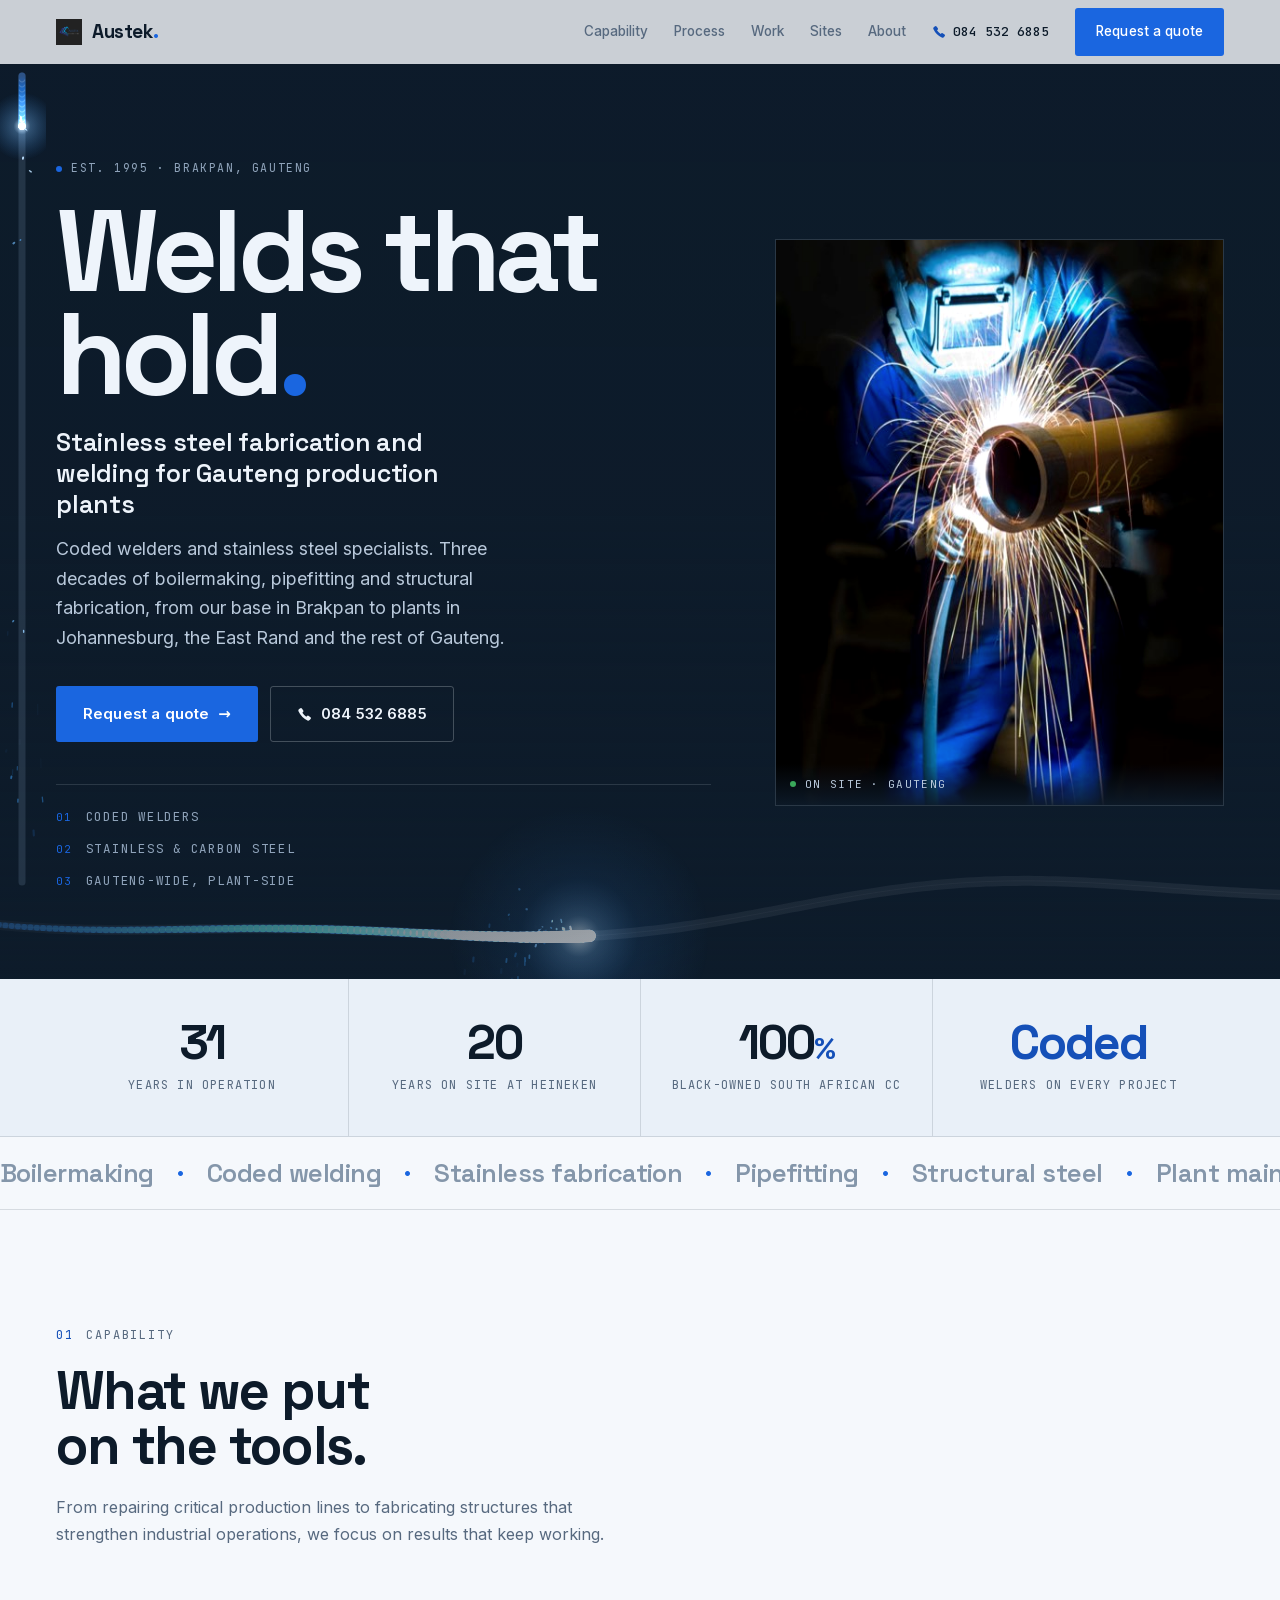
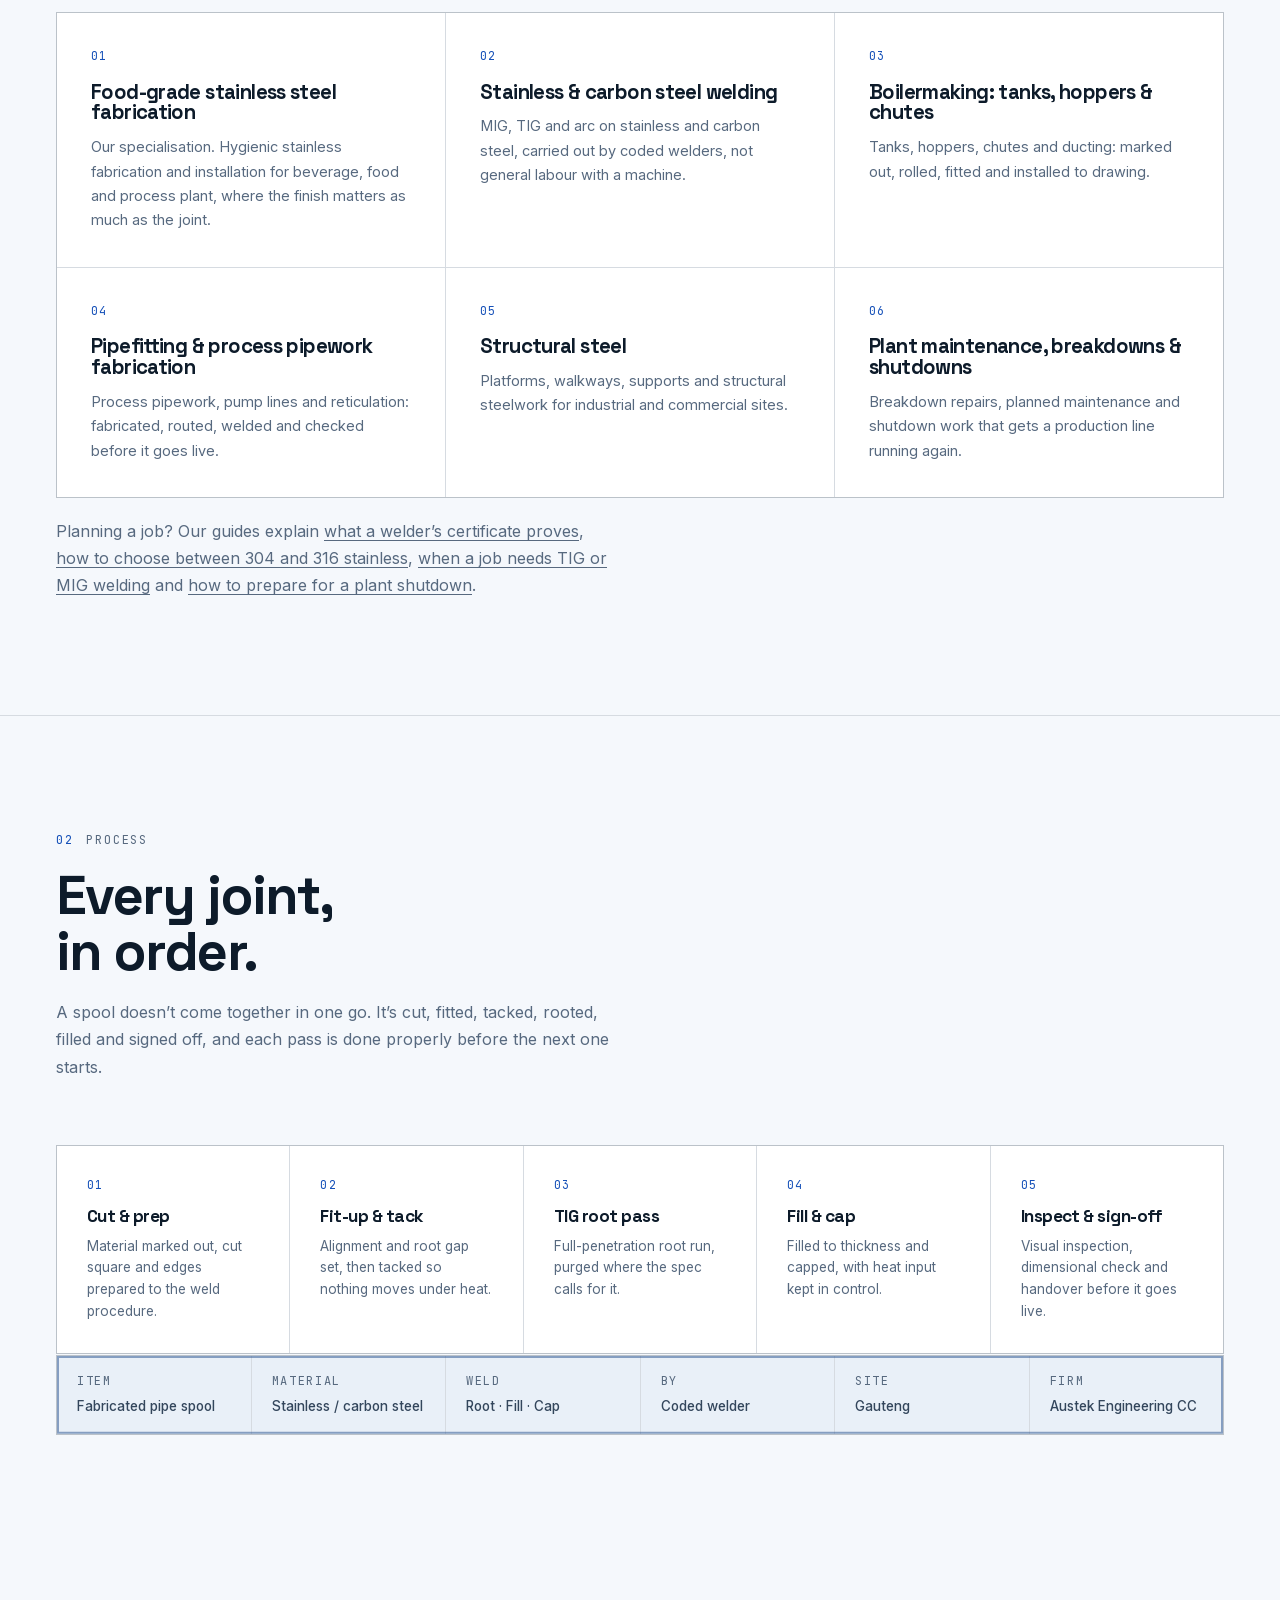
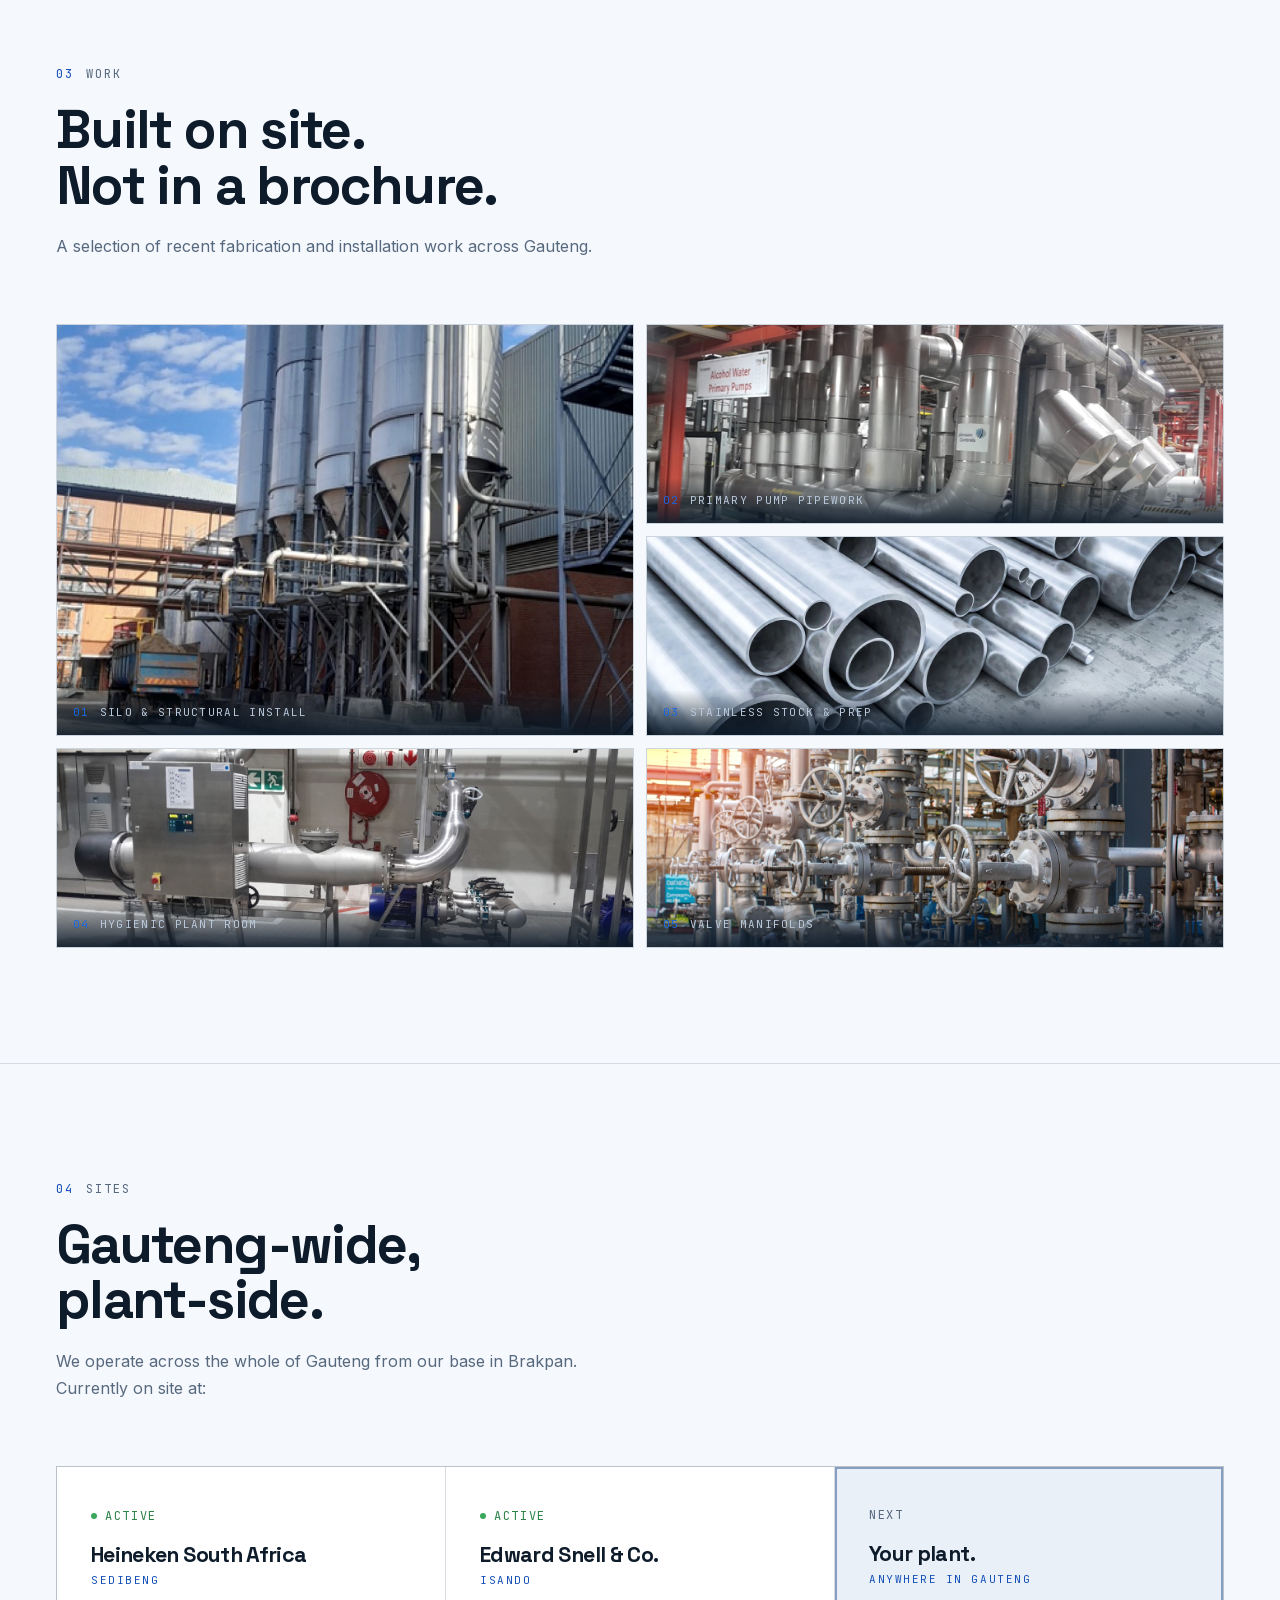
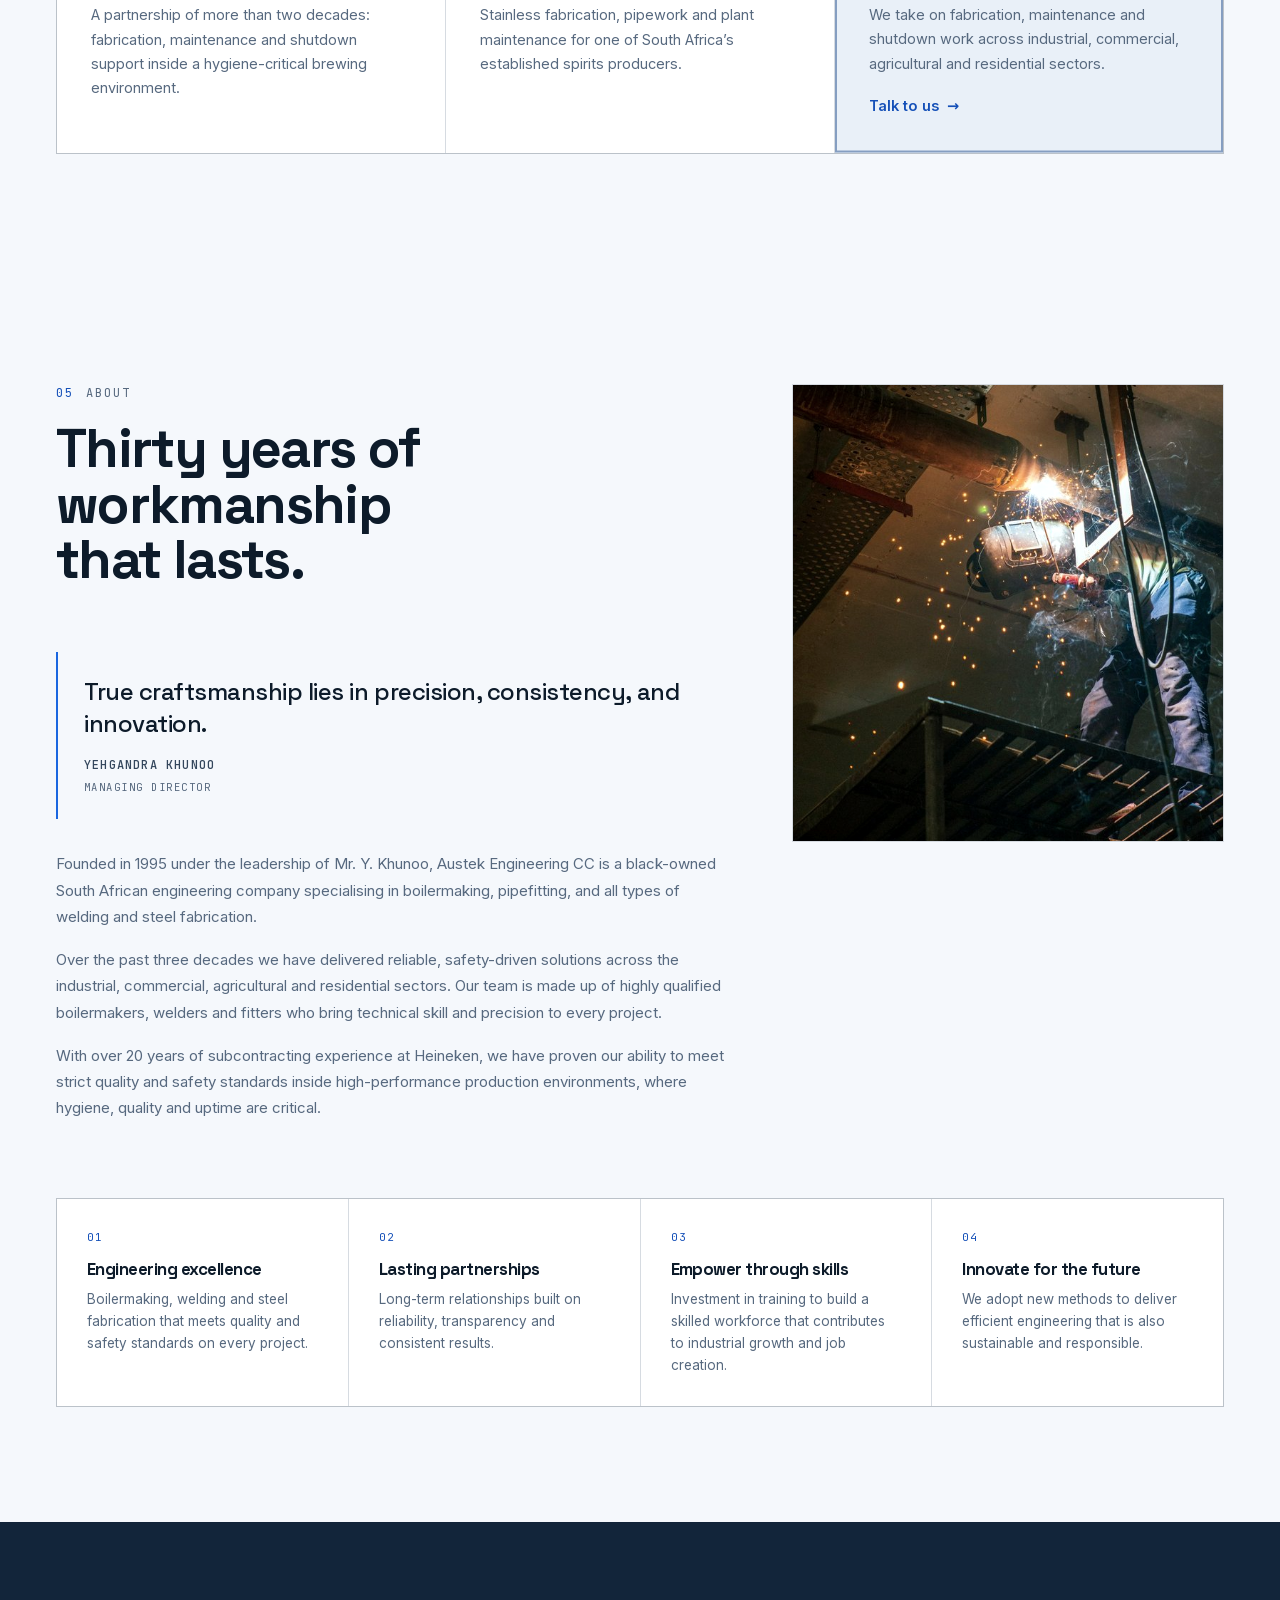
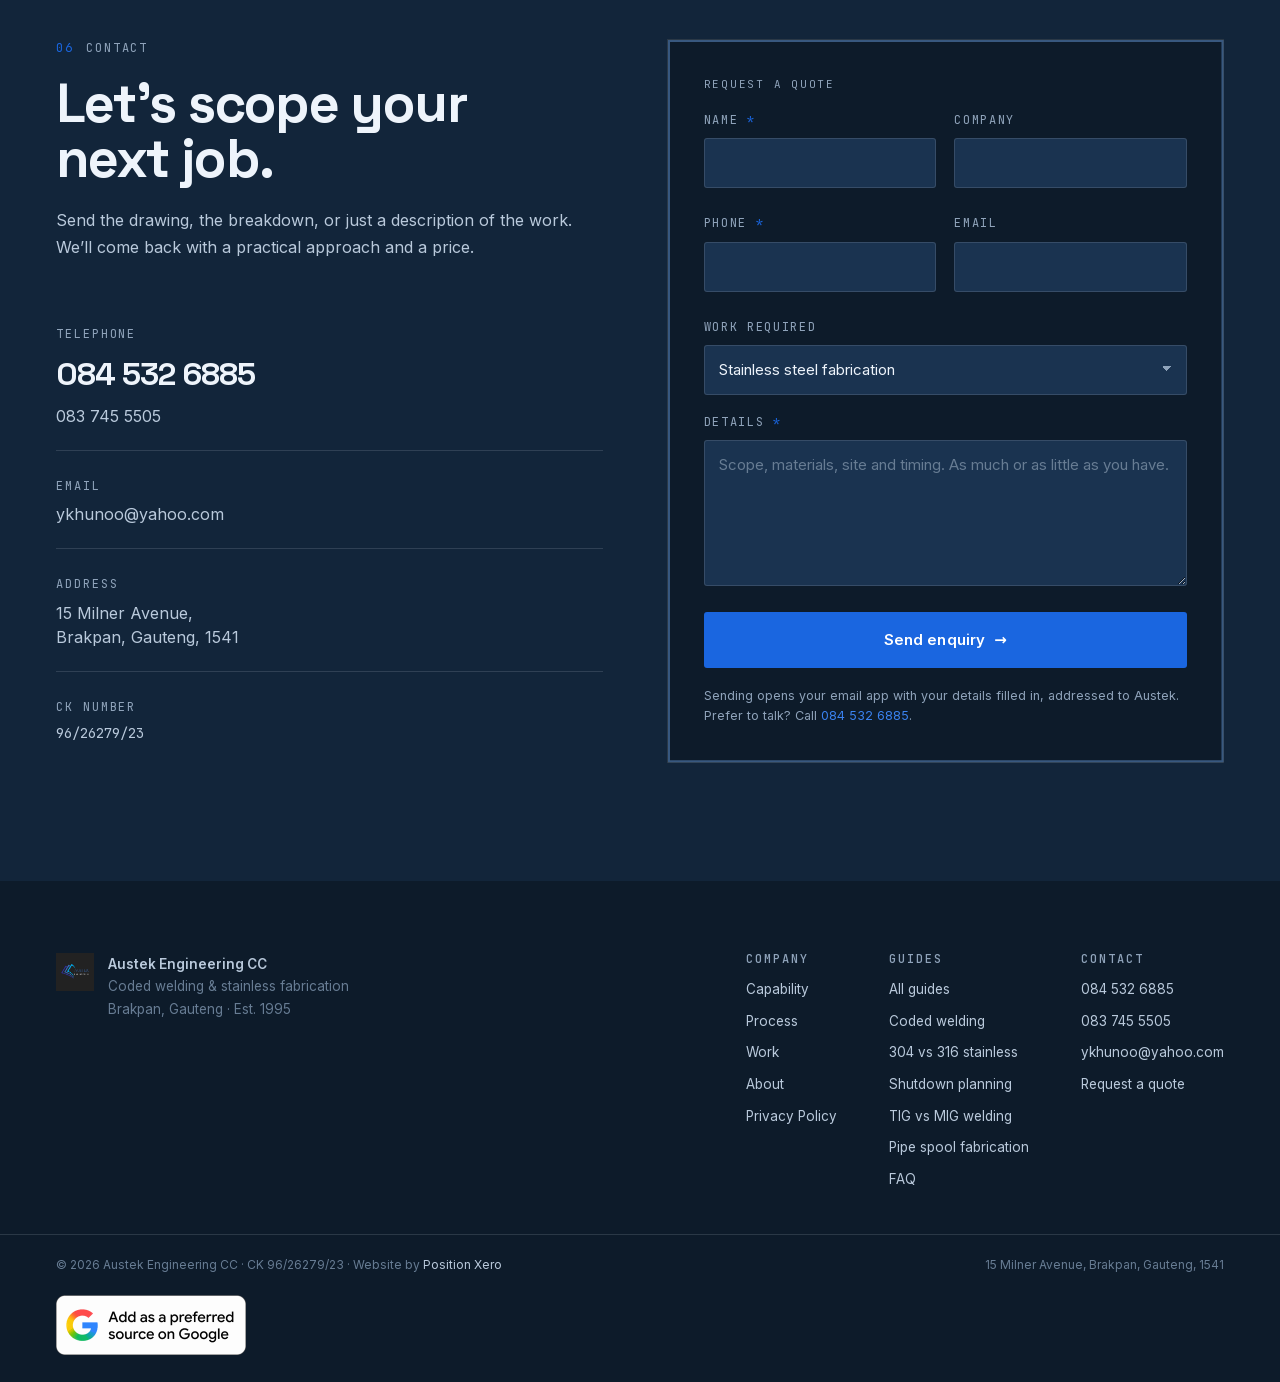
<file: index.html>
<!doctype html>
<html lang="en-ZA">
<head>
<meta charset="utf-8">
<meta name="viewport" content="width=device-width, initial-scale=1">
<script async src="https://www.googletagmanager.com/gtag/js?id=G-FDWZPK8DP4"></script>
<script>window.dataLayer = window.dataLayer || []; function gtag(){dataLayer.push(arguments);} gtag('js', new Date()); gtag('config', 'G-FDWZPK8DP4');</script>
<title>Stainless Steel Fabrication Brakpan &amp; Gauteng | Austek</title>
<meta name="description" content="Stainless steel fabrication, pipework and coded welders for food, beverage and process plants in Johannesburg and across Gauteng. 084 532 6885.">
<meta name="theme-color" content="#0d1b2a">
<link rel="canonical" href="https://austekengineering.co.za/">

<meta property="og:type" content="website">
<meta property="og:title" content="Stainless Steel Fabrication Brakpan &amp; Gauteng | Austek">
<meta property="og:description" content="Stainless steel fabrication, pipework and coded welders for food, beverage and process plants in Johannesburg and across Gauteng. 084 532 6885.">
<meta property="og:image" content="https://austekengineering.co.za/assets/img/job-pipework.jpg">
<meta property="og:url" content="https://austekengineering.co.za/">
<meta property="og:locale" content="en_ZA">
<meta name="twitter:card" content="summary_large_image">

<link rel="icon" href="assets/img/favicon.svg?v=4" type="image/svg+xml">
<link rel="apple-touch-icon" href="assets/img/austek-logo.png">

<link rel="preload" as="image" href="assets/img/hero-welder.jpg" imagesrcset="assets/img/hero-welder-480.jpg 480w, assets/img/hero-welder-720.jpg 720w, assets/img/hero-welder.jpg 933w" imagesizes="(max-width: 640px) calc(100vw - 42px), (max-width: 1000px) 480px, 450px" fetchpriority="high">
<link rel="stylesheet" href="assets/css/styles.css?v=13">

<script type="application/ld+json">
{
  "@context":"https://schema.org",
  "@type":"LocalBusiness",
  "@id":"https://austekengineering.co.za/#business",
  "name":"Austek Engineering CC",
  "alternateName":"Austek Engineering",
  "logo":"https://austekengineering.co.za/assets/img/austek-logo.png",
  "image":"https://austekengineering.co.za/assets/img/job-silos.jpg",
  "description":"Coded welding, stainless steel fabrication, boilermaking, pipefitting and structural steel for industrial plants across Gauteng.",
  "url":"https://austekengineering.co.za/",
  "telephone":"+27845326885",
  "email":"ykhunoo@yahoo.com",
  "foundingDate":"1995",
  "address":{
    "@type":"PostalAddress",
    "streetAddress":"15 Milner Avenue",
    "addressLocality":"Brakpan",
    "addressRegion":"Gauteng",
    "postalCode":"1541",
    "addressCountry":"ZA"
  },
  "areaServed":[{"@type":"City","name":"Brakpan"},{"@type":"City","name":"Johannesburg"},{"@type":"AdministrativeArea","name":"Ekurhuleni"},{"@type":"AdministrativeArea","name":"Gauteng, South Africa"}],
  "hasOfferCatalog":{"@type":"OfferCatalog","name":"Fabrication and welding services","itemListElement":[
    {"@type":"Offer","itemOffered":{"@type":"Service","name":"Food-grade stainless steel fabrication"}},
    {"@type":"Offer","itemOffered":{"@type":"Service","name":"Stainless and carbon steel welding"}},
    {"@type":"Offer","itemOffered":{"@type":"Service","name":"Boilermaking: tanks, hoppers and chutes"}},
    {"@type":"Offer","itemOffered":{"@type":"Service","name":"Pipefitting and process pipework fabrication"}},
    {"@type":"Offer","itemOffered":{"@type":"Service","name":"Structural steel"}},
    {"@type":"Offer","itemOffered":{"@type":"Service","name":"Plant maintenance, breakdowns and shutdowns"}}
  ]},
  "founder":{"@type":"Person","name":"Yehgandra Khunoo"},
  "knowsAbout":["Coded welding","Stainless steel fabrication","Boilermaking","Pipefitting","Structural steel","Plant maintenance","Industrial shutdowns"]
}
</script>
<script type="application/ld+json">
{"@context":"https://schema.org","@type":"WebSite","@id":"https://austekengineering.co.za/#website","name":"Austek Engineering","url":"https://austekengineering.co.za/","inLanguage":"en-ZA","publisher":{"@id":"https://austekengineering.co.za/#business"}}
</script>
<script type="text/javascript">(function(c,l,a,r,i,t,y){c[a]=c[a]||function(){(c[a].q=c[a].q||[]).push(arguments)};t=l.createElement(r);t.async=1;t.src="https://www.clarity.ms/tag/"+i;y=l.getElementsByTagName(r)[0];y.parentNode.insertBefore(t,y);})(window, document, "clarity", "script", "yxicixf503");</script>
</head>
<body>

<a class="skip" href="#main">Skip to content</a>

<header class="hdr" id="hdr">
  <div class="wrap hdr__in">
    <a class="brand" href="#top" aria-label="Austek Engineering home">
      <img src="assets/img/austek-logo.png" alt="" width="250" height="250" decoding="async">
      <span class="brand__name">Austek<span class="brand__dot">.</span></span>
    </a>

    <nav class="nav" id="nav" aria-label="Primary">
      <a href="#capability">Capability</a>
      <a href="#process">Process</a>
      <a href="#work">Work</a>
      <a href="#sites">Sites</a>
      <a href="#about">About</a>
      <a class="nav__call" href="tel:+27845326885">
        <svg viewBox="0 0 16 16" width="14" height="14" aria-hidden="true"><path fill="currentColor" d="M5.2 1.6a1.2 1.2 0 0 0-1.6-.3L2.3 2.2C1.5 2.8 1.2 3.9 1.7 4.8a19.7 19.7 0 0 0 9.5 9.5c.9.5 2 .2 2.6-.6l.9-1.3a1.2 1.2 0 0 0-.3-1.6l-2.2-1.5a1.2 1.2 0 0 0-1.5.2l-.8.8a15.6 15.6 0 0 1-4.2-4.2l.8-.8a1.2 1.2 0 0 0 .2-1.5L5.2 1.6Z"/></svg>
        084 532 6885
      </a>
      <a class="btn btn--arc" href="#contact">Request a quote</a>
    </nav>

    <button class="burger" id="burger" aria-expanded="false" aria-controls="nav" aria-label="Open menu">
      <span></span><span></span><span></span>
    </button>
  </div>
</header>

<main id="main">

  <!-- ══════════ HERO ══════════ -->
  <section class="hero" id="top">
    <canvas class="weld" id="weld" aria-hidden="true"></canvas>
    <div class="wrap hero__in">
      <div class="hero__copy">
        <p class="tag reveal"><i class="dot"></i> Est. 1995 &middot; Brakpan, Gauteng</p>

        <p class="hero__h1 reveal" style="font-family:var(--d);font-weight:700">Welds that<br>hold<span class="arc">.</span></p>

        <h1 class="reveal" style="margin-top:20px;max-width:30ch;font-size:clamp(1.2rem,2.2vw,1.55rem);font-weight:600;letter-spacing:-.01em;line-height:1.25;color:var(--fg)">Stainless steel fabrication and welding for Gauteng production plants</h1>

        <p class="hero__sub reveal" style="margin-top:14px">
          Coded welders and stainless steel specialists. Three decades of boilermaking, pipefitting and
          structural fabrication, from our base in Brakpan to plants in Johannesburg, the East Rand and
          the rest of Gauteng.
        </p>

        <div class="hero__cta reveal">
          <a class="btn btn--arc btn--lg" href="#contact">Request a quote <span aria-hidden="true">&rarr;</span></a>
          <a class="btn btn--ghost btn--lg" href="tel:+27845326885">
            <svg viewBox="0 0 16 16" width="15" height="15" aria-hidden="true"><path fill="currentColor" d="M5.2 1.6a1.2 1.2 0 0 0-1.6-.3L2.3 2.2C1.5 2.8 1.2 3.9 1.7 4.8a19.7 19.7 0 0 0 9.5 9.5c.9.5 2 .2 2.6-.6l.9-1.3a1.2 1.2 0 0 0-.3-1.6l-2.2-1.5a1.2 1.2 0 0 0-1.5.2l-.8.8a15.6 15.6 0 0 1-4.2-4.2l.8-.8a1.2 1.2 0 0 0 .2-1.5L5.2 1.6Z"/></svg>
            084 532 6885
          </a>
        </div>

        <ul class="creds reveal">
          <li><span class="creds__n">01</span> Coded welders</li>
          <li><span class="creds__n">02</span> Stainless &amp; carbon steel</li>
          <li><span class="creds__n">03</span> Gauteng-wide, plant-side</li>
        </ul>
      </div>

      <figure class="hero__fig reveal">
        <img src="assets/img/hero-welder.jpg" srcset="assets/img/hero-welder-480.jpg 480w, assets/img/hero-welder-720.jpg 720w, assets/img/hero-welder.jpg 933w" sizes="(max-width: 640px) calc(100vw - 42px), (max-width: 1000px) 480px, 450px" alt="Austek welder laying a pass on site" width="933" height="1400" fetchpriority="high" decoding="async">
        <figcaption><i class="dot dot--live"></i> On site &middot; Gauteng</figcaption>
      </figure>
    </div>
  </section>

  <!-- ══════════ TRUST BAR ══════════ -->
  <section class="trust" aria-label="Company credentials">
    <div class="wrap trust__in">
      <div class="trust__i"><b data-to="31">31</b><span>Years in operation</span></div>
      <div class="trust__i"><b data-to="20">20</b><span>Years on site at Heineken</span></div>
      <div class="trust__i"><b>100<i>%</i></b><span>Black-owned South African CC</span></div>
      <div class="trust__i"><b class="trust__word">Coded</b><span>Welders on every project</span></div>
    </div>
  </section>

  <!-- ══════════ MARQUEE ══════════ -->
  <div class="mq" aria-hidden="true">
    <div class="mq__t">
      <span>Boilermaking</span><i>&bull;</i><span>Coded welding</span><i>&bull;</i><span>Stainless fabrication</span><i>&bull;</i><span>Pipefitting</span><i>&bull;</i><span>Structural steel</span><i>&bull;</i><span>Plant maintenance</span><i>&bull;</i><span>Shutdowns</span><i>&bull;</i>
      <span>Boilermaking</span><i>&bull;</i><span>Coded welding</span><i>&bull;</i><span>Stainless fabrication</span><i>&bull;</i><span>Pipefitting</span><i>&bull;</i><span>Structural steel</span><i>&bull;</i><span>Plant maintenance</span><i>&bull;</i><span>Shutdowns</span><i>&bull;</i>
    </div>
  </div>

  <!-- ══════════ CAPABILITY ══════════ -->
  <section class="sec" id="capability">
    <div class="wrap">
      <header class="shead reveal">
        <p class="shead__k"><span>01</span> Capability</p>
        <h2 class="shead__h">What we put<br>on the tools.</h2>
        <p class="shead__p">
          From repairing critical production lines to fabricating structures that strengthen
          industrial operations, we focus on results that keep working.
        </p>
      </header>

      <ul class="cards">
        <li class="card reveal">
          <span class="card__n">01</span>
          <h3>Food-grade stainless steel fabrication</h3>
          <p>Our specialisation. Hygienic stainless fabrication and installation for beverage, food and process plant, where the finish matters as much as the joint.</p>
        </li>
        <li class="card reveal">
          <span class="card__n">02</span>
          <h3>Stainless &amp; carbon steel welding</h3>
          <p>MIG, TIG and arc on stainless and carbon steel, carried out by coded welders, not general labour with a machine.</p>
        </li>
        <li class="card reveal">
          <span class="card__n">03</span>
          <h3>Boilermaking: tanks, hoppers &amp; chutes</h3>
          <p>Tanks, hoppers, chutes and ducting: marked out, rolled, fitted and installed to drawing.</p>
        </li>
        <li class="card reveal">
          <span class="card__n">04</span>
          <h3>Pipefitting &amp; process pipework fabrication</h3>
          <p>Process pipework, pump lines and reticulation: fabricated, routed, welded and checked before it goes live.</p>
        </li>
        <li class="card reveal">
          <span class="card__n">05</span>
          <h3>Structural steel</h3>
          <p>Platforms, walkways, supports and structural steelwork for industrial and commercial sites.</p>
        </li>
        <li class="card reveal">
          <span class="card__n">06</span>
          <h3>Plant maintenance, breakdowns &amp; shutdowns</h3>
          <p>Breakdown repairs, planned maintenance and shutdown work that gets a production line running again.</p>
        </li>
      </ul>

      <p class="shead__p reveal">Planning a job? Our guides explain <a href="/blog/what-is-a-coded-welder/" style="text-decoration:underline;text-underline-offset:3px">what a welder&rsquo;s certificate proves</a>, <a href="/blog/304-vs-316-stainless-steel/" style="text-decoration:underline;text-underline-offset:3px">how to choose between 304 and 316 stainless</a>, <a href="/blog/tig-vs-mig-welding/" style="text-decoration:underline;text-underline-offset:3px">when a job needs TIG or MIG welding</a> and <a href="/blog/plant-shutdown-preparation/" style="text-decoration:underline;text-underline-offset:3px">how to prepare for a plant shutdown</a>.</p>
    </div>
  </section>

  <!-- ══════════ PROCESS ══════════ -->
  <section class="sec sec--rule" id="process">
    <div class="wrap proc">
      <header class="shead reveal">
        <p class="shead__k"><span>02</span> Process</p>
        <h2 class="shead__h">Every joint,<br>in order.</h2>
        <p class="shead__p">
          A spool doesn&rsquo;t come together in one go. It&rsquo;s cut, fitted, tacked, rooted,
          filled and signed off, and each pass is done properly before the next one starts.
        </p>
      </header>

      <ol class="steps">
        <li class="step reveal"><span class="step__n">01</span><h3>Cut &amp; prep</h3><p>Material marked out, cut square and edges prepared to the weld procedure.</p></li>
        <li class="step reveal"><span class="step__n">02</span><h3>Fit-up &amp; tack</h3><p>Alignment and root gap set, then tacked so nothing moves under heat.</p></li>
        <li class="step reveal"><span class="step__n">03</span><h3>TIG root pass</h3><p>Full-penetration root run, purged where the spec calls for it.</p></li>
        <li class="step reveal"><span class="step__n">04</span><h3>Fill &amp; cap</h3><p>Filled to thickness and capped, with heat input kept in control.</p></li>
        <li class="step reveal"><span class="step__n">05</span><h3>Inspect &amp; sign-off</h3><p>Visual inspection, dimensional check and handover before it goes live.</p></li>
      </ol>

      <aside class="spec reveal" data-weldbox aria-label="Typical job specification">
        <div class="spec__row"><span>Item</span><b>Fabricated pipe spool</b></div>
        <div class="spec__row"><span>Material</span><b>Stainless / carbon steel</b></div>
        <div class="spec__row"><span>Weld</span><b>Root &middot; Fill &middot; Cap</b></div>
        <div class="spec__row"><span>By</span><b>Coded welder</b></div>
        <div class="spec__row"><span>Site</span><b>Gauteng</b></div>
        <div class="spec__row"><span>Firm</span><b>Austek Engineering CC</b></div>
      </aside>
    </div>
  </section>

  <!-- ══════════ WORK ══════════ -->
  <section class="sec" id="work">
    <div class="wrap">
      <header class="shead reveal">
        <p class="shead__k"><span>03</span> Work</p>
        <h2 class="shead__h">Built on site.<br>Not in a brochure.</h2>
        <p class="shead__p">A selection of recent fabrication and installation work across Gauteng.</p>
      </header>

      <ul class="gal">
        <li class="gal__i gal__i--tall reveal">
          <img src="assets/img/job-silos.jpg" alt="Silo and structural steel installation" width="618" height="1100" loading="lazy" decoding="async">
          <span class="gal__c"><i>01</i> Silo &amp; structural install</span>
        </li>
        <li class="gal__i reveal">
          <img src="assets/img/job-pipework.jpg" alt="Primary pump pipework fabricated and installed" width="1400" height="708" loading="lazy" decoding="async">
          <span class="gal__c"><i>02</i> Primary pump pipework</span>
        </li>
        <li class="gal__i reveal">
          <img src="assets/img/stainless-pipes.jpg" alt="Stainless steel stock prepared for fabrication" width="1400" height="934" loading="lazy" decoding="async">
          <span class="gal__c"><i>03</i> Stainless stock &amp; prep</span>
        </li>
        <li class="gal__i reveal">
          <img src="assets/img/job-plantroom.jpg" alt="Hygienic plant room pipework installation" width="1400" height="708" loading="lazy" decoding="async">
          <span class="gal__c"><i>04</i> Hygienic plant room</span>
        </li>
        <li class="gal__i reveal">
          <img src="assets/img/valves.jpg" alt="Valve manifolds fabricated in stainless steel" width="1400" height="933" loading="lazy" decoding="async">
          <span class="gal__c"><i>05</i> Valve manifolds</span>
        </li>
      </ul>
    </div>
  </section>

  <!-- ══════════ SITES ══════════ -->
  <section class="sec sec--rule" id="sites">
    <div class="wrap">
      <header class="shead reveal">
        <p class="shead__k"><span>04</span> Sites</p>
        <h2 class="shead__h">Gauteng-wide,<br>plant-side.</h2>
        <p class="shead__p">We operate across the whole of Gauteng from our base in Brakpan. Currently on site at:</p>
      </header>

      <ul class="sites">
        <li class="site reveal">
          <p class="site__st site__st--on"><i class="dot dot--live"></i> Active</p>
          <h3>Heineken South Africa</h3>
          <p class="site__loc">Sedibeng</p>
          <p>A partnership of more than two decades: fabrication, maintenance and shutdown support inside a hygiene-critical brewing environment.</p>
        </li>
        <li class="site reveal">
          <p class="site__st site__st--on"><i class="dot dot--live"></i> Active</p>
          <h3>Edward Snell &amp; Co.</h3>
          <p class="site__loc">Isando</p>
          <p>Stainless fabrication, pipework and plant maintenance for one of South Africa&rsquo;s established spirits producers.</p>
        </li>
        <li class="site site--next reveal" data-weldbox>
          <p class="site__st">Next</p>
          <h3>Your plant.</h3>
          <p class="site__loc">Anywhere in Gauteng</p>
          <p>We take on fabrication, maintenance and shutdown work across industrial, commercial, agricultural and residential sectors.</p>
          <a class="site__link" href="#contact">Talk to us <span aria-hidden="true">&rarr;</span></a>
        </li>
      </ul>
    </div>
  </section>

  <!-- ══════════ ABOUT ══════════ -->
  <section class="sec about" id="about">
    <div class="wrap about__in">
      <div class="about__copy">
        <header class="shead reveal">
          <p class="shead__k"><span>05</span> About</p>
          <h2 class="shead__h">Thirty years of<br>workmanship<br>that lasts.</h2>
        </header>

        <blockquote class="quote reveal">
          <p>True craftsmanship lies in precision, consistency, and innovation.</p>
          <footer><b>Yehgandra Khunoo</b><span>Managing Director</span></footer>
        </blockquote>

        <div class="prose reveal">
          <p>Founded in 1995 under the leadership of Mr. Y. Khunoo, Austek Engineering CC is a black-owned South African engineering company specialising in boilermaking, pipefitting, and all types of welding and steel fabrication.</p>
          <p>Over the past three decades we have delivered reliable, safety-driven solutions across the industrial, commercial, agricultural and residential sectors. Our team is made up of highly qualified boilermakers, welders and fitters who bring technical skill and precision to every project.</p>
          <p>With over 20 years of subcontracting experience at Heineken, we have proven our ability to meet strict quality and safety standards inside high-performance production environments, where hygiene, quality and uptime are critical.</p>
        </div>
      </div>

      <figure class="about__fig reveal">
        <img src="assets/img/cta-welder-960.jpg" srcset="assets/img/cta-welder-640.jpg 640w, assets/img/cta-welder-960.jpg 960w, assets/img/cta-welder.jpg 1400w" sizes="(max-width: 640px) 100vw, (max-width: 1000px) 510px, 460px" alt="Austek welder at work in a plant environment" width="1400" height="1400" loading="lazy" decoding="async">
      </figure>
    </div>

    <div class="wrap">
      <ul class="vals">
        <li class="val reveal"><span class="val__n">01</span><h3>Engineering excellence</h3><p>Boilermaking, welding and steel fabrication that meets quality and safety standards on every project.</p></li>
        <li class="val reveal"><span class="val__n">02</span><h3>Lasting partnerships</h3><p>Long-term relationships built on reliability, transparency and consistent results.</p></li>
        <li class="val reveal"><span class="val__n">03</span><h3>Empower through skills</h3><p>Investment in training to build a skilled workforce that contributes to industrial growth and job creation.</p></li>
        <li class="val reveal"><span class="val__n">04</span><h3>Innovate for the future</h3><p>We adopt new methods to deliver efficient engineering that is also sustainable and responsible.</p></li>
      </ul>
    </div>
  </section>

  <!-- ══════════ CONTACT ══════════ -->
  <section class="sec contact" id="contact">
    <div class="wrap contact__in">

      <div class="contact__side">
        <header class="shead reveal">
          <p class="shead__k"><span>06</span> Contact</p>
          <h2 class="shead__h">Let&rsquo;s scope your<br>next job.</h2>
          <p class="shead__p">
            Send the drawing, the breakdown, or just a description of the work.
            We&rsquo;ll come back with a practical approach and a price.
          </p>
        </header>

        <ul class="det reveal">
          <li>
            <span class="det__k">Telephone</span>
            <a class="det__v det__v--big" href="tel:+27845326885">084 532 6885</a>
            <a class="det__v" href="tel:+27837455505">083 745 5505</a>
          </li>
          <li>
            <span class="det__k">Email</span>
            <a class="det__v" href="mailto:ykhunoo@yahoo.com">ykhunoo@yahoo.com</a>
          </li>
          <li>
            <span class="det__k">Address</span>
            <a class="det__v" href="https://maps.google.com/?q=15+Milner+Avenue+Brakpan+Gauteng+1541" target="_blank" rel="noopener">15 Milner Avenue,<br>Brakpan, Gauteng, 1541</a>
          </li>
          <li>
            <span class="det__k">CK number</span>
            <span class="det__v det__v--mono">96/26279/23</span>
          </li>
        </ul>
      </div>

      <div class="fwrap reveal" data-weldbox>
        <form class="form" id="quoteForm" method="post" action="" novalidate>
          <p class="form__t">Request a quote</p>

          <div class="form__grid">
            <label class="f">
              <span class="f__l">Name <i aria-hidden="true">*</i></span>
              <input class="f__i" type="text" name="name" autocomplete="name" required>
              <span class="f__e" data-err></span>
            </label>
            <label class="f">
              <span class="f__l">Company</span>
              <input class="f__i" type="text" name="company" autocomplete="organization">
            </label>
            <label class="f">
              <span class="f__l">Phone <i aria-hidden="true">*</i></span>
              <input class="f__i" type="tel" name="phone" autocomplete="tel" required>
              <span class="f__e" data-err></span>
            </label>
            <label class="f">
              <span class="f__l">Email</span>
              <input class="f__i" type="email" name="email" autocomplete="email">
              <span class="f__e" data-err></span>
            </label>
          </div>

          <label class="f">
            <span class="f__l">Work required</span>
            <select class="f__i" name="work">
              <option>Stainless steel fabrication</option>
              <option>Coded welding</option>
              <option>Boilermaking</option>
              <option>Pipefitting</option>
              <option>Structural steel</option>
              <option>Plant maintenance / shutdown</option>
              <option>Other</option>
            </select>
          </label>

          <label class="f">
            <span class="f__l">Details <i aria-hidden="true">*</i></span>
            <textarea class="f__i f__i--ta" name="details" rows="5" required placeholder="Scope, materials, site and timing. As much or as little as you have."></textarea>
            <span class="f__e" data-err></span>
          </label>

          <!-- honeypot -->
          <input type="text" name="_gotcha" tabindex="-1" autocomplete="off" aria-hidden="true" class="hp">

          <button class="btn btn--arc btn--lg btn--full" type="submit">
            Send enquiry <span aria-hidden="true">&rarr;</span>
          </button>

          <p class="form__note" id="formNote">
            Sending opens your email app with your details filled in, addressed to Austek.
            Prefer to talk? Call <a href="tel:+27845326885">084 532 6885</a>.
          </p>
        </form>
      </div>

    </div>
  </section>

</main>

<footer class="ftr">
  <div class="wrap ftr__in">
    <div class="ftr__brand">
      <img src="assets/img/austek-logo.png" alt="" width="250" height="250" decoding="async" loading="lazy">
      <p><b>Austek Engineering CC</b><br>Coded welding &amp; stainless fabrication<br>Brakpan, Gauteng &middot; Est. 1995</p>
    </div>
    <nav class="ftr__nav" aria-label="Footer">
      <div>
        <h2>Company</h2>
        <a href="#capability">Capability</a>
        <a href="#process">Process</a>
        <a href="#work">Work</a>
        <a href="#about">About</a>
        <a href="/privacy/">Privacy Policy</a>
      </div>
      <div>
        <h2>Guides</h2>
        <a href="/blog/">All guides</a>
        <a href="/blog/what-is-a-coded-welder/">Coded welding</a>
        <a href="/blog/304-vs-316-stainless-steel/">304 vs 316 stainless</a>
        <a href="/blog/plant-shutdown-preparation/">Shutdown planning</a>
        <a href="/blog/tig-vs-mig-welding/">TIG vs MIG welding</a>
        <a href="/blog/pipe-spool-fabrication/">Pipe spool fabrication</a>
        <a href="/faq/">FAQ</a>
      </div>
      <div>
        <h2>Contact</h2>
        <a href="tel:+27845326885">084 532 6885</a>
        <a href="tel:+27837455505">083 745 5505</a>
        <a href="mailto:ykhunoo@yahoo.com">ykhunoo@yahoo.com</a>
        <a href="#contact">Request a quote</a>
      </div>
    </nav>
  </div>
  <div class="wrap ftr__base">
    <p>&copy; <span id="yr">2026</span> Austek Engineering CC &middot; CK 96/26279/23<span class="ftr__sep" aria-hidden="true"> &middot; </span><span class="ftr__credit">Website by <a href="https://www.positionxero.com/">Position Xero</a></span></p>
    <p>15 Milner Avenue, Brakpan, Gauteng, 1541</p>
  </div>
  <div class="wrap ftr__source">
    <a class="pref-source" href="https://www.google.com/preferences/source?q=austekengineering.co.za" target="_blank" rel="noopener" aria-label="Add Austek Engineering as a preferred source on Google">
      <img src="/assets/img/google-preferred-source-light.png" width="190" height="60" alt="Add as a preferred source on Google" loading="lazy" decoding="async">
    </a>
  </div>
</footer>

<a class="callfab" href="tel:+27845326885" aria-label="Call Austek Engineering">
  <svg viewBox="0 0 16 16" width="20" height="20" aria-hidden="true"><path fill="currentColor" d="M5.2 1.6a1.2 1.2 0 0 0-1.6-.3L2.3 2.2C1.5 2.8 1.2 3.9 1.7 4.8a19.7 19.7 0 0 0 9.5 9.5c.9.5 2 .2 2.6-.6l.9-1.3a1.2 1.2 0 0 0-.3-1.6l-2.2-1.5a1.2 1.2 0 0 0-1.5.2l-.8.8a15.6 15.6 0 0 1-4.2-4.2l.8-.8a1.2 1.2 0 0 0 .2-1.5L5.2 1.6Z"/></svg>
</a>

<script src="assets/js/main.js?v=5" defer></script>
<script src="assets/js/weld.js?v=4" defer></script>
</body>
</html>
</file>
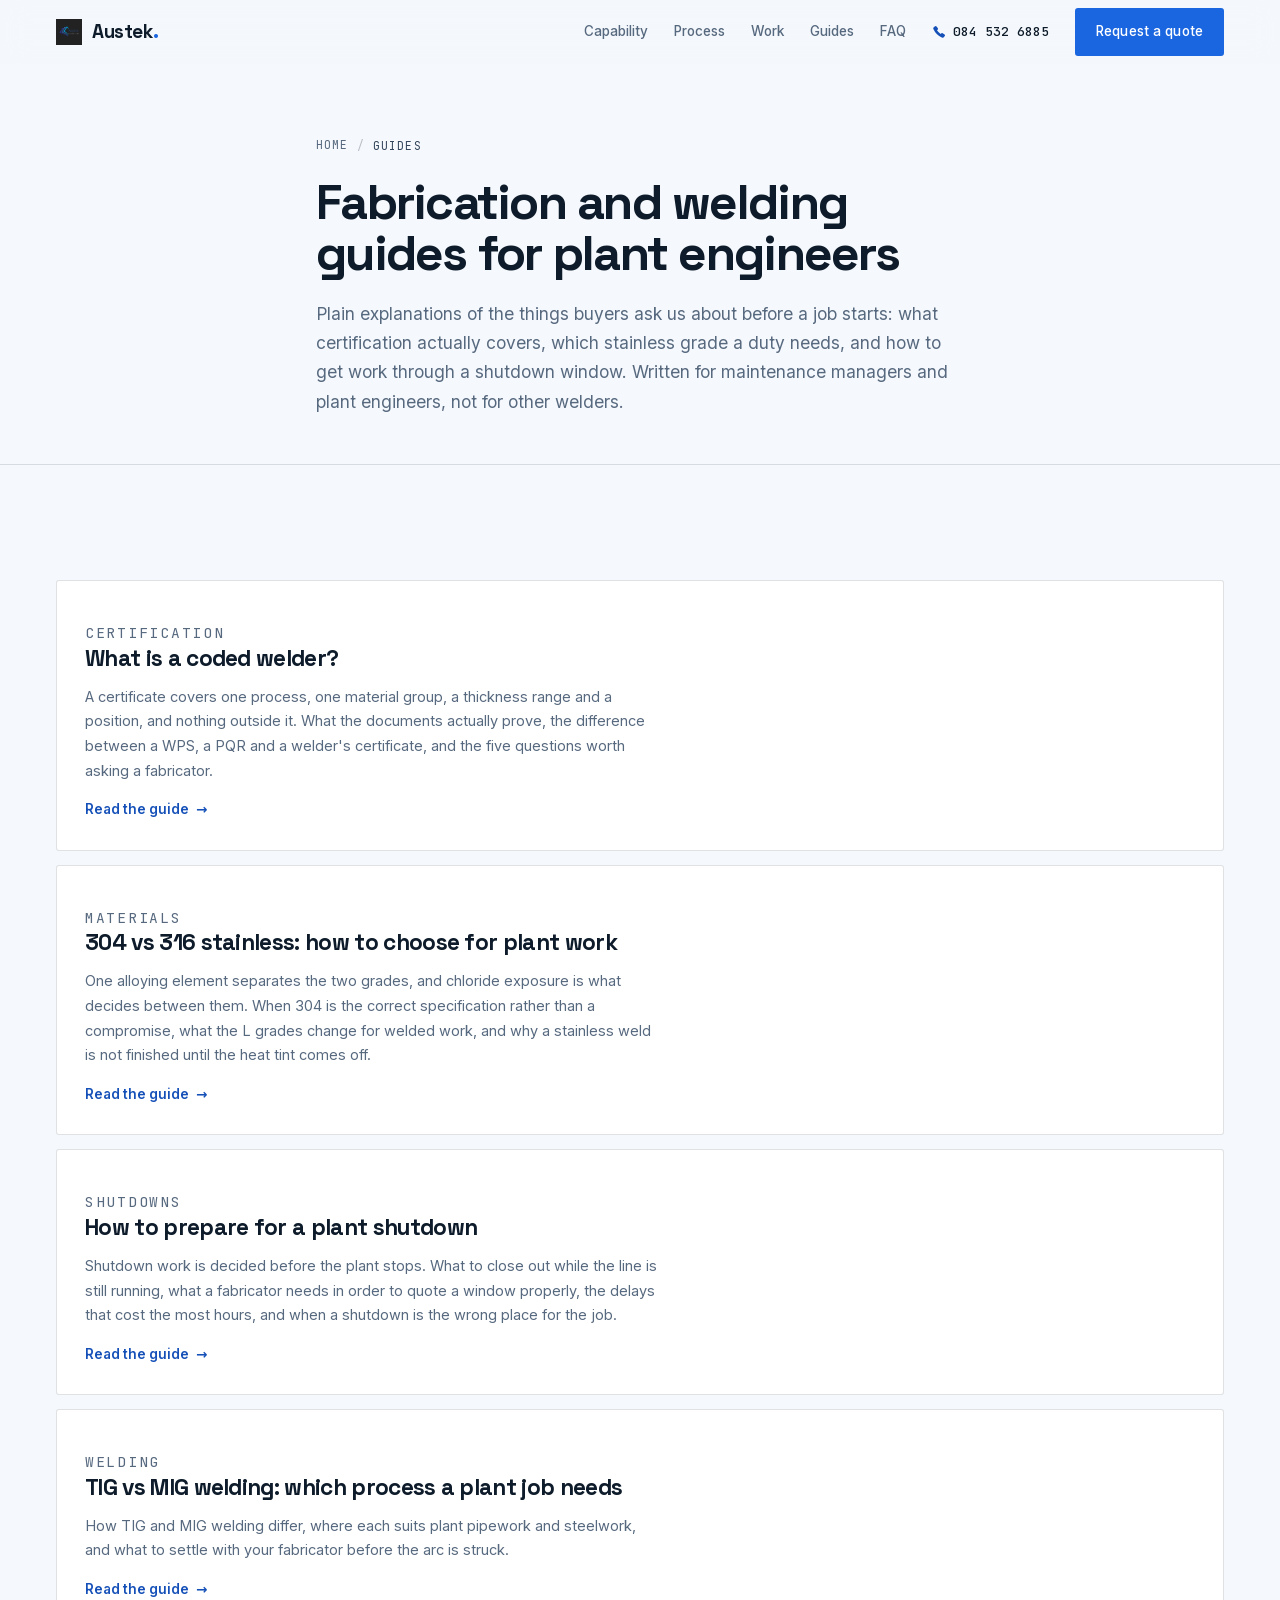
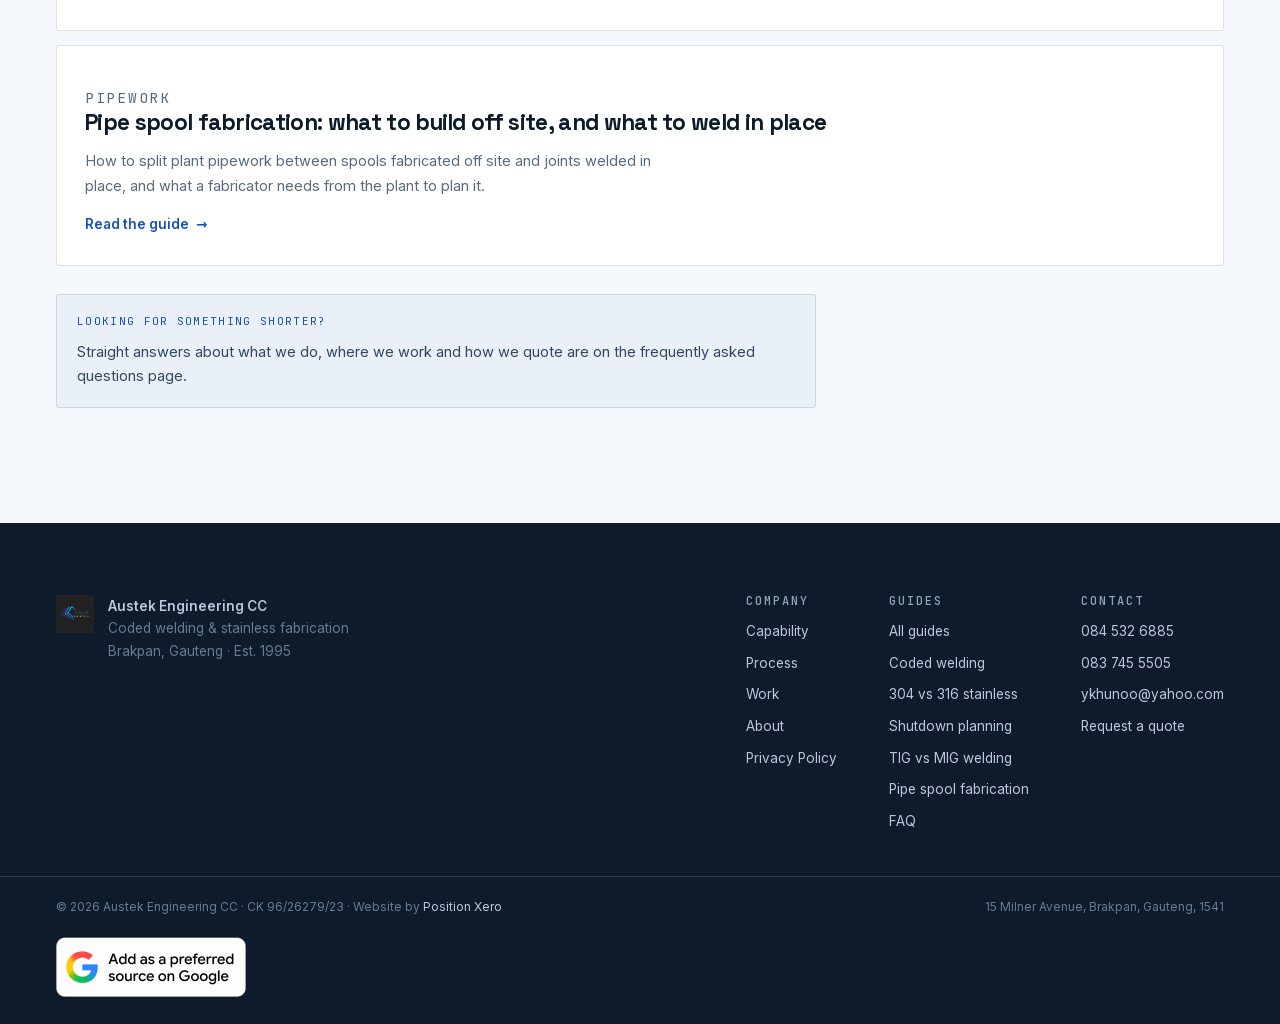
<file: blog/index.html>
<!doctype html>
<html lang="en-ZA">
<head>
<meta charset="utf-8">
<meta name="viewport" content="width=device-width, initial-scale=1">
<script async src="https://www.googletagmanager.com/gtag/js?id=G-FDWZPK8DP4"></script>
<script>window.dataLayer = window.dataLayer || []; function gtag(){dataLayer.push(arguments);} gtag('js', new Date()); gtag('config', 'G-FDWZPK8DP4');</script>
<title>Fabrication &amp; Welding Guides for Plant Engineers | Austek</title>
<meta name="description" content="Fabrication and welding guides for Gauteng plant engineers: coded welder certificates, TIG vs MIG, 304 vs 316 stainless and plant shutdown planning.">
<meta name="theme-color" content="#0d1b2a">
<link rel="canonical" href="https://austekengineering.co.za/blog/">

<meta property="og:type" content="website">
<meta property="og:title" content="Guides | Austek Engineering">
<meta property="og:description" content="Practical guides on coded welding, TIG and MIG, stainless steel grades and plant shutdown work.">
<meta property="og:image" content="https://austekengineering.co.za/assets/img/job-pipework.jpg">
<meta property="og:url" content="https://austekengineering.co.za/blog/">
<meta property="og:locale" content="en_ZA">
<meta name="twitter:card" content="summary_large_image">

<link rel="icon" href="/assets/img/favicon.svg?v=4" type="image/svg+xml">
<link rel="apple-touch-icon" href="/assets/img/austek-logo.png">

<link rel="stylesheet" href="/assets/css/styles.css?v=13">
<link rel="stylesheet" href="/assets/css/pages.css?v=6">

<script type="application/ld+json">
{
  "@context":"https://schema.org",
  "@type":"Blog",
  "name":"Austek Engineering guides",
  "description":"Practical guides on coded welding, TIG and MIG, stainless steel grades and plant shutdown work.",
  "url":"https://austekengineering.co.za/blog/",
  "inLanguage":"en-ZA",
  "publisher":{"@type":"Organization","name":"Austek Engineering CC","@id":"https://austekengineering.co.za/#business"},
  "blogPost":[
    {
      "@type":"BlogPosting",
      "headline":"What is a coded welder?",
      "url":"https://austekengineering.co.za/blog/what-is-a-coded-welder/",
      "datePublished":"2026-09-23",
      "dateModified":"2026-09-23"
    },
    {
      "@type":"BlogPosting",
      "headline":"304 vs 316 stainless: how to choose for plant work",
      "url":"https://austekengineering.co.za/blog/304-vs-316-stainless-steel/",
      "datePublished":"2026-09-23",
      "dateModified":"2026-10-15"
    },
    {
      "@type":"BlogPosting",
      "headline":"How to prepare for a plant shutdown",
      "url":"https://austekengineering.co.za/blog/plant-shutdown-preparation/",
      "datePublished":"2026-09-23",
      "dateModified":"2026-09-23"
    },
    {
      "@type":"BlogPosting",
      "headline":"TIG vs MIG welding: which process a plant job needs",
      "url":"https://austekengineering.co.za/blog/tig-vs-mig-welding/",
      "datePublished":"2026-10-07",
      "dateModified":"2026-10-07"
    },
    {
      "@type":"BlogPosting",
      "headline":"Pipe spool fabrication: what to build off site, and what to weld in place",
      "url":"https://austekengineering.co.za/blog/pipe-spool-fabrication/",
      "datePublished":"2026-11-15",
      "dateModified":"2026-11-15"
    }
  ]
}
</script>
<script type="application/ld+json">
{
  "@context":"https://schema.org",
  "@type":"BreadcrumbList",
  "itemListElement":[
    {"@type":"ListItem","position":1,"name":"Home","item":"https://austekengineering.co.za/"},
    {"@type":"ListItem","position":2,"name":"Guides"}
  ]
}
</script>
<script type="text/javascript">(function(c,l,a,r,i,t,y){c[a]=c[a]||function(){(c[a].q=c[a].q||[]).push(arguments)};t=l.createElement(r);t.async=1;t.src="https://www.clarity.ms/tag/"+i;y=l.getElementsByTagName(r)[0];y.parentNode.insertBefore(t,y);})(window, document, "clarity", "script", "yxicixf503");</script>
</head>
<body>

<a class="skip" href="#main">Skip to content</a>

<header class="hdr" id="hdr">
  <div class="wrap hdr__in">
    <a class="brand" href="/" aria-label="Austek Engineering home">
      <img src="/assets/img/austek-logo.png" alt="" width="250" height="250" decoding="async">
      <span class="brand__name">Austek<span class="brand__dot">.</span></span>
    </a>

    <nav class="nav" id="nav" aria-label="Primary">
      <a href="/#capability">Capability</a>
      <a href="/#process">Process</a>
      <a href="/#work">Work</a>
      <a href="/blog/">Guides</a>
      <a href="/faq/">FAQ</a>
      <a class="nav__call" href="tel:+27845326885">
        <svg viewBox="0 0 16 16" width="14" height="14" aria-hidden="true"><path fill="currentColor" d="M5.2 1.6a1.2 1.2 0 0 0-1.6-.3L2.3 2.2C1.5 2.8 1.2 3.9 1.7 4.8a19.7 19.7 0 0 0 9.5 9.5c.9.5 2 .2 2.6-.6l.9-1.3a1.2 1.2 0 0 0-.3-1.6l-2.2-1.5a1.2 1.2 0 0 0-1.5.2l-.8.8a15.6 15.6 0 0 1-4.2-4.2l.8-.8a1.2 1.2 0 0 0 .2-1.5L5.2 1.6Z"/></svg>
        084 532 6885
      </a>
      <a class="btn btn--arc" href="/#contact">Request a quote</a>
    </nav>

    <button class="burger" id="burger" aria-expanded="false" aria-controls="nav" aria-label="Open menu">
      <span></span><span></span><span></span>
    </button>
  </div>
</header>

<main id="main">

  <section class="phead">
    <div class="wrap phead__in">
      <nav class="crumb" aria-label="Breadcrumb">
        <a href="/">Home</a> <i>/</i>
        <span aria-current="page">Guides</span>
      </nav>
      <h1>Fabrication and welding guides for plant engineers</h1>
      <p class="phead__sub">
        Plain explanations of the things buyers ask us about before a job starts: what
        certification actually covers, which stainless grade a duty needs, and how to get work
        through a shutdown window. Written for maintenance managers and plant engineers, not for
        other welders.
      </p>
    </div>
  </section>

  <section class="sec">
    <div class="wrap">
      <ul class="plist">

        <li class="pitem">
          <a href="/blog/what-is-a-coded-welder/">
            <p class="pitem__k">Certification</p>
            <h2>What is a coded welder?</h2>
            <p>
              A certificate covers one process, one material group, a thickness range and a position,
              and nothing outside it. What the documents actually prove, the difference
              between a WPS, a PQR and a welder's certificate, and the five questions worth asking
              a fabricator.
            </p>
            <span class="pitem__go">Read the guide <span aria-hidden="true">&rarr;</span></span>
          </a>
        </li>

        <li class="pitem">
          <a href="/blog/304-vs-316-stainless-steel/">
            <p class="pitem__k">Materials</p>
            <h2>304 vs 316 stainless: how to choose for plant work</h2>
            <p>
              One alloying element separates the two grades, and chloride exposure is what decides
              between them. When 304 is the correct specification rather than a compromise, what the
              L grades change for welded work, and why a stainless weld is not finished until the
              heat tint comes off.
            </p>
            <span class="pitem__go">Read the guide <span aria-hidden="true">&rarr;</span></span>
          </a>
        </li>

        <li class="pitem">
          <a href="/blog/plant-shutdown-preparation/">
            <p class="pitem__k">Shutdowns</p>
            <h2>How to prepare for a plant shutdown</h2>
            <p>
              Shutdown work is decided before the plant stops. What to close out while the line is
              still running, what a fabricator needs in order to quote a window properly, the delays
              that cost the most hours, and when a shutdown is the wrong place for the job.
            </p>
            <span class="pitem__go">Read the guide <span aria-hidden="true">&rarr;</span></span>
          </a>
        </li>

        <li class="pitem">
          <a href="/blog/tig-vs-mig-welding/">
            <p class="pitem__k">Welding</p>
            <h2>TIG vs MIG welding: which process a plant job needs</h2>
            <p>
              How TIG and MIG welding differ, where each suits plant pipework and steelwork, and what to settle with your fabricator before the arc is struck.
            </p>
            <span class="pitem__go">Read the guide <span aria-hidden="true">&rarr;</span></span>
          </a>
        </li>

        <li class="pitem">
          <a href="/blog/pipe-spool-fabrication/">
            <p class="pitem__k">Pipework</p>
            <h2>Pipe spool fabrication: what to build off site, and what to weld in place</h2>
            <p>
              How to split plant pipework between spools fabricated off site and joints welded in place, and what a fabricator needs from the plant to plan it.
            </p>
            <span class="pitem__go">Read the guide <span aria-hidden="true">&rarr;</span></span>
          </a>
        </li>

      </ul>

      <div class="note" style="max-width:760px">
        <span class="note__k">Looking for something shorter?</span>
        <p>
          Straight answers about what we do, where we work and how we quote are on the
          <a href="/faq/">frequently asked questions page</a>.
        </p>
      </div>
    </div>
  </section>

</main>

<footer class="ftr">
  <div class="wrap ftr__in">
    <div class="ftr__brand">
      <img src="/assets/img/austek-logo.png" alt="" width="250" height="250" decoding="async" loading="lazy">
      <p><b>Austek Engineering CC</b><br>Coded welding &amp; stainless fabrication<br>Brakpan, Gauteng &middot; Est. 1995</p>
    </div>
    <nav class="ftr__nav" aria-label="Footer">
      <div>
        <h2>Company</h2>
        <a href="/#capability">Capability</a>
        <a href="/#process">Process</a>
        <a href="/#work">Work</a>
        <a href="/#about">About</a>
        <a href="/privacy/">Privacy Policy</a>
      </div>
      <div>
        <h2>Guides</h2>
        <a href="/blog/">All guides</a>
        <a href="/blog/what-is-a-coded-welder/">Coded welding</a>
        <a href="/blog/304-vs-316-stainless-steel/">304 vs 316 stainless</a>
        <a href="/blog/plant-shutdown-preparation/">Shutdown planning</a>
        <a href="/blog/tig-vs-mig-welding/">TIG vs MIG welding</a>
        <a href="/blog/pipe-spool-fabrication/">Pipe spool fabrication</a>
        <a href="/faq/">FAQ</a>
      </div>
      <div>
        <h2>Contact</h2>
        <a href="tel:+27845326885">084 532 6885</a>
        <a href="tel:+27837455505">083 745 5505</a>
        <a href="mailto:ykhunoo@yahoo.com">ykhunoo@yahoo.com</a>
        <a href="/#contact">Request a quote</a>
      </div>
    </nav>
  </div>
  <div class="wrap ftr__base">
    <p>&copy; <span id="yr">2026</span> Austek Engineering CC &middot; CK 96/26279/23<span class="ftr__sep" aria-hidden="true"> &middot; </span><span class="ftr__credit">Website by <a href="https://www.positionxero.com/">Position Xero</a></span></p>
    <p>15 Milner Avenue, Brakpan, Gauteng, 1541</p>
  </div>
  <div class="wrap ftr__source">
    <a class="pref-source" href="https://www.google.com/preferences/source?q=austekengineering.co.za" target="_blank" rel="noopener" aria-label="Add Austek Engineering as a preferred source on Google">
      <img src="/assets/img/google-preferred-source-light.png" width="190" height="60" alt="Add as a preferred source on Google" loading="lazy" decoding="async">
    </a>
  </div>
</footer>

<a class="callfab" href="tel:+27845326885" aria-label="Call Austek Engineering">
  <svg viewBox="0 0 16 16" width="20" height="20" aria-hidden="true"><path fill="currentColor" d="M5.2 1.6a1.2 1.2 0 0 0-1.6-.3L2.3 2.2C1.5 2.8 1.2 3.9 1.7 4.8a19.7 19.7 0 0 0 9.5 9.5c.9.5 2 .2 2.6-.6l.9-1.3a1.2 1.2 0 0 0-.3-1.6l-2.2-1.5a1.2 1.2 0 0 0-1.5.2l-.8.8a15.6 15.6 0 0 1-4.2-4.2l.8-.8a1.2 1.2 0 0 0 .2-1.5L5.2 1.6Z"/></svg>
</a>

<script src="/assets/js/main.js?v=5" defer></script>
</body>
</html>
</file>
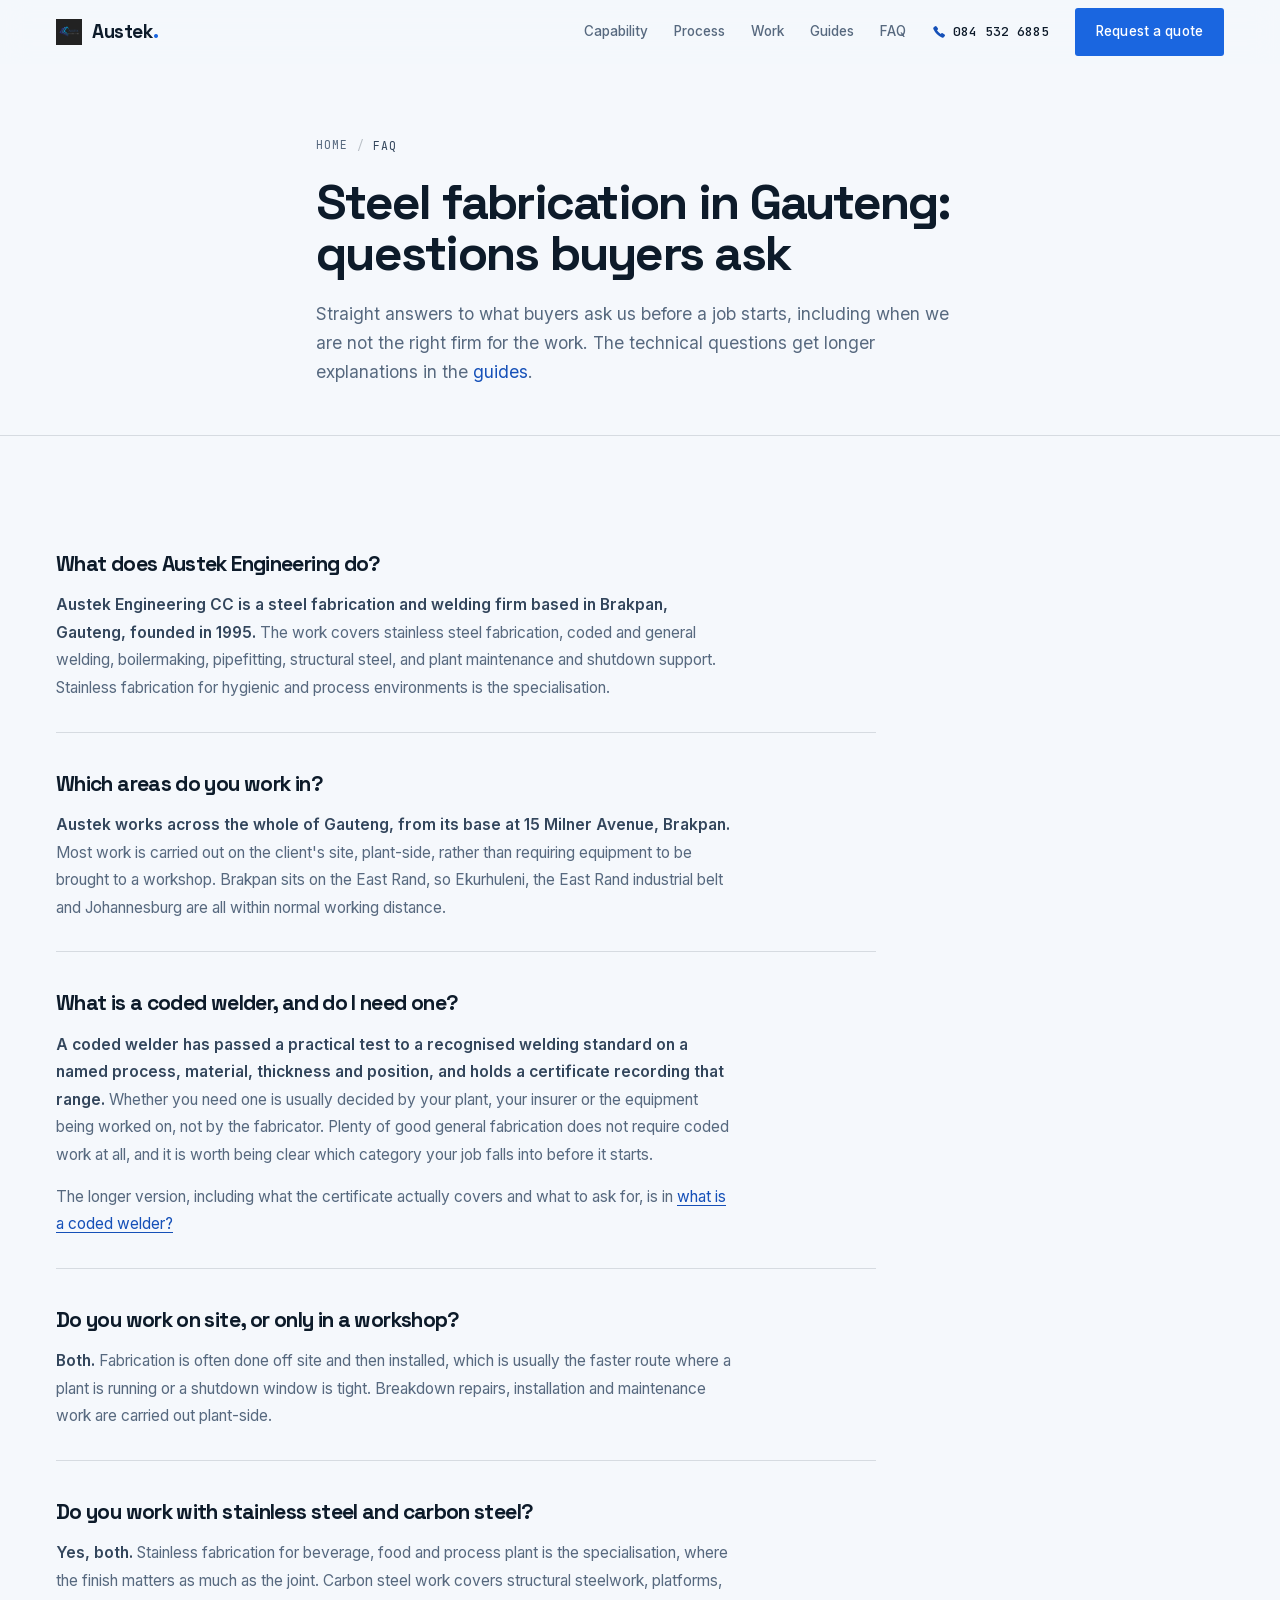
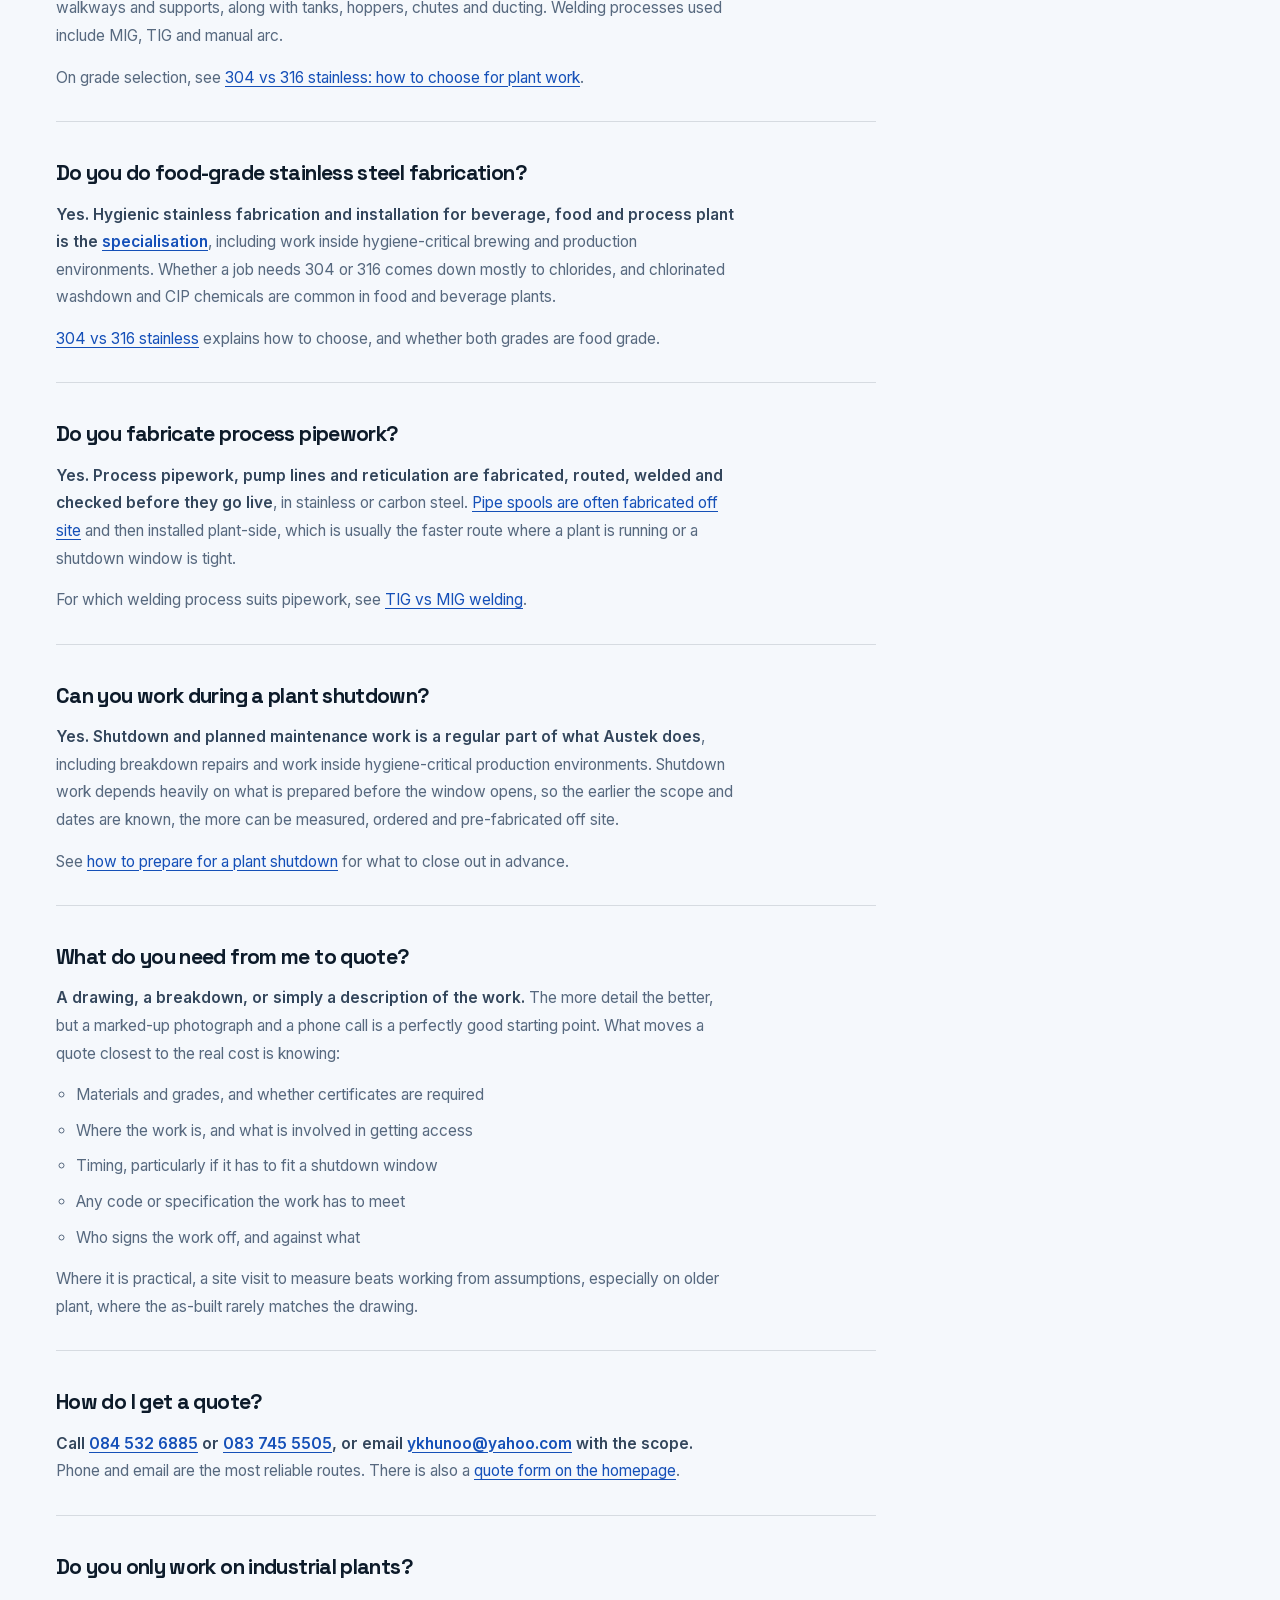
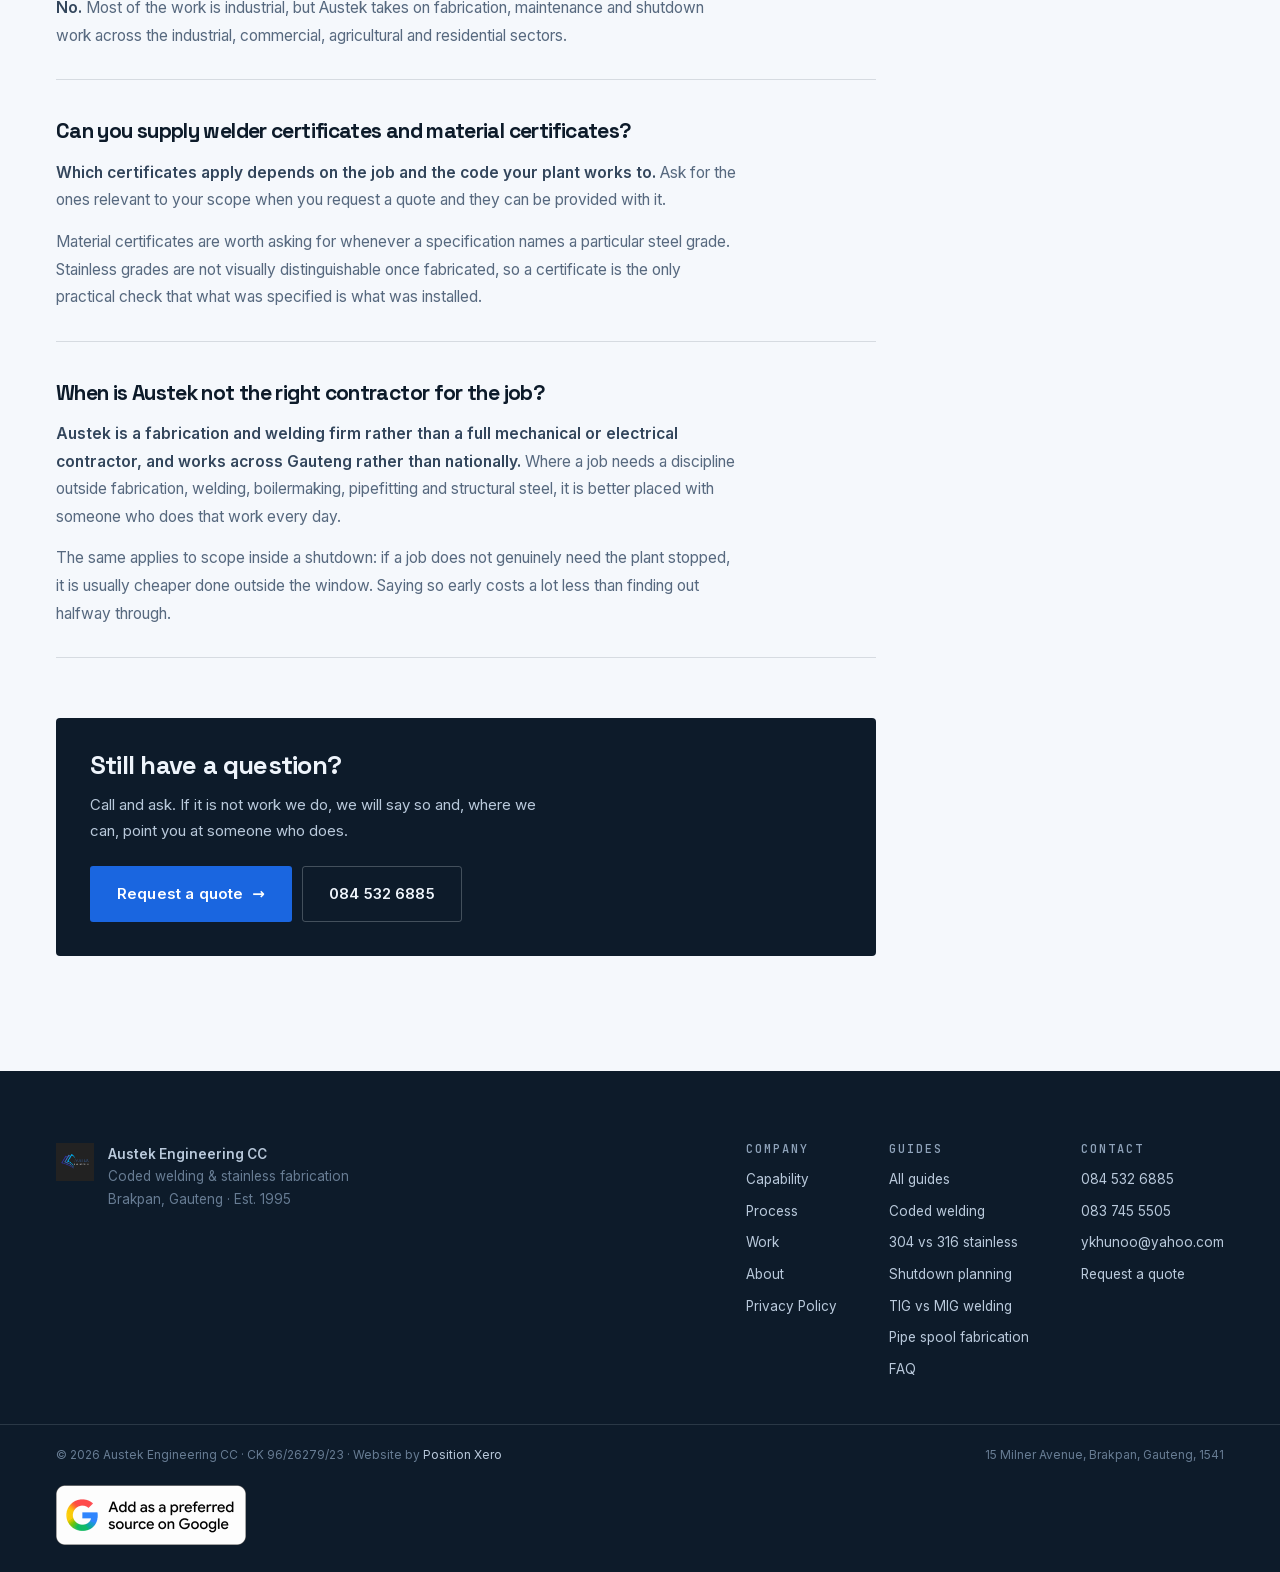
<file: faq/index.html>
<!doctype html>
<html lang="en-ZA">
<head>
<meta charset="utf-8">
<meta name="viewport" content="width=device-width, initial-scale=1">
<script async src="https://www.googletagmanager.com/gtag/js?id=G-FDWZPK8DP4"></script>
<script>window.dataLayer = window.dataLayer || []; function gtag(){dataLayer.push(arguments);} gtag('js', new Date()); gtag('config', 'G-FDWZPK8DP4');</script>
<title>Steel Fabrication in Gauteng: Questions Answered | Austek</title>
<meta name="description" content="Hiring a steel fabricator in Gauteng? Where we work, site or workshop, food-grade stainless, process pipework, shutdowns, certificates and quoting.">
<meta name="theme-color" content="#0d1b2a">
<link rel="canonical" href="https://austekengineering.co.za/faq/">

<meta property="og:type" content="website">
<meta property="og:title" content="Steel Fabrication in Gauteng: Questions Answered | Austek">
<meta property="og:description" content="What we do, where we work, how we quote, and when we are not the right contractor for the job.">
<meta property="og:image" content="https://austekengineering.co.za/assets/img/job-pipework.jpg">
<meta property="og:url" content="https://austekengineering.co.za/faq/">
<meta property="og:locale" content="en_ZA">
<meta name="twitter:card" content="summary_large_image">

<link rel="icon" href="/assets/img/favicon.svg?v=4" type="image/svg+xml">
<link rel="apple-touch-icon" href="/assets/img/austek-logo.png">

<link rel="stylesheet" href="/assets/css/styles.css?v=13">
<link rel="stylesheet" href="/assets/css/pages.css?v=6">

<script type="application/ld+json">
{
  "@context":"https://schema.org",
  "@type":"FAQPage",
  "inLanguage":"en-ZA",
  "url":"https://austekengineering.co.za/faq/",
  "publisher":{"@type":"Organization","name":"Austek Engineering CC","@id":"https://austekengineering.co.za/#business"},
  "mainEntity":[
    {
      "@type":"Question",
      "name":"What does Austek Engineering do?",
      "acceptedAnswer":{"@type":"Answer","text":"Austek Engineering CC is a steel fabrication and welding firm based in Brakpan, Gauteng, founded in 1995. The work covers stainless steel fabrication, coded and general welding, boilermaking, pipefitting, structural steel, and plant maintenance and shutdown support. Stainless fabrication for hygienic and process environments is the specialisation."}
    },
    {
      "@type":"Question",
      "name":"Which areas do you work in?",
      "acceptedAnswer":{"@type":"Answer","text":"Austek works across the whole of Gauteng, from its base at 15 Milner Avenue, Brakpan. Most work is carried out on the client's site, plant-side, rather than requiring equipment to be brought to a workshop. Brakpan sits on the East Rand, so Ekurhuleni, the East Rand industrial belt and Johannesburg are all within normal working distance."}
    },
    {
      "@type":"Question",
      "name":"What is a coded welder, and do I need one?",
      "acceptedAnswer":{"@type":"Answer","text":"A coded welder has passed a practical test to a recognised welding standard on a named process, material, thickness and position, and holds a certificate recording that range. Whether you need one is usually decided by your plant, your insurer or the equipment being worked on, not by the fabricator. Plenty of good general fabrication does not require coded work at all, and it is worth being clear which category your job falls into before it starts. The longer version, including what the certificate actually covers and what to ask for, is in what is a coded welder?"}
    },
    {
      "@type":"Question",
      "name":"Do you work on site, or only in a workshop?",
      "acceptedAnswer":{"@type":"Answer","text":"Both. Fabrication is often done off site and then installed, which is usually the faster route where a plant is running or a shutdown window is tight. Breakdown repairs, installation and maintenance work are carried out plant-side."}
    },
    {
      "@type":"Question",
      "name":"Do you work with stainless steel and carbon steel?",
      "acceptedAnswer":{"@type":"Answer","text":"Yes, both. Stainless fabrication for beverage, food and process plant is the specialisation, where the finish matters as much as the joint. Carbon steel work covers structural steelwork, platforms, walkways and supports, along with tanks, hoppers, chutes and ducting. Welding processes used include MIG, TIG and manual arc. On grade selection, see 304 vs 316 stainless: how to choose for plant work."}
    },
    {
      "@type":"Question",
      "name":"Do you do food-grade stainless steel fabrication?",
      "acceptedAnswer":{"@type":"Answer","text":"Yes. Hygienic stainless fabrication and installation for beverage, food and process plant is the specialisation, including work inside hygiene-critical brewing and production environments. Whether a job needs 304 or 316 comes down mostly to chlorides, and chlorinated washdown and CIP chemicals are common in food and beverage plants. 304 vs 316 stainless explains how to choose, and whether both grades are food grade."}
    },
    {
      "@type":"Question",
      "name":"Do you fabricate process pipework?",
      "acceptedAnswer":{"@type":"Answer","text":"Yes. Process pipework, pump lines and reticulation are fabricated, routed, welded and checked before they go live, in stainless or carbon steel. Pipe spools are often fabricated off site and then installed plant-side, which is usually the faster route where a plant is running or a shutdown window is tight. For which welding process suits pipework, see TIG vs MIG welding."}
    },
    {
      "@type":"Question",
      "name":"Can you work during a plant shutdown?",
      "acceptedAnswer":{"@type":"Answer","text":"Yes. Shutdown and planned maintenance work is a regular part of what Austek does, including breakdown repairs and work inside hygiene-critical production environments. Shutdown work depends heavily on what is prepared before the window opens, so the earlier the scope and dates are known, the more can be measured, ordered and pre-fabricated off site. See how to prepare for a plant shutdown for what to close out in advance."}
    },
    {
      "@type":"Question",
      "name":"What do you need from me to quote?",
      "acceptedAnswer":{"@type":"Answer","text":"A drawing, a breakdown, or simply a description of the work. The more detail the better, but a marked-up photograph and a phone call is a perfectly good starting point. What moves a quote closest to the real cost is knowing: materials and grades, and whether certificates are required; where the work is, and what is involved in getting access; timing, particularly if it has to fit a shutdown window; any code or specification the work has to meet; and who signs the work off, and against what. Where it is practical, a site visit to measure beats working from assumptions, especially on older plant, where the as-built rarely matches the drawing."}
    },
    {
      "@type":"Question",
      "name":"How do I get a quote?",
      "acceptedAnswer":{"@type":"Answer","text":"Call 084 532 6885 or 083 745 5505, or email ykhunoo@yahoo.com with the scope. Phone and email are the most reliable routes. There is also a quote form on the homepage."}
    },
    {
      "@type":"Question",
      "name":"Do you only work on industrial plants?",
      "acceptedAnswer":{"@type":"Answer","text":"No. Most of the work is industrial, but Austek takes on fabrication, maintenance and shutdown work across the industrial, commercial, agricultural and residential sectors."}
    },
    {
      "@type":"Question",
      "name":"Can you supply welder certificates and material certificates?",
      "acceptedAnswer":{"@type":"Answer","text":"Which certificates apply depends on the job and the code your plant works to. Ask for the ones relevant to your scope when you request a quote and they can be provided with it. Material certificates are worth asking for whenever a specification names a particular steel grade. Stainless grades are not visually distinguishable once fabricated, so a certificate is the only practical check that what was specified is what was installed."}
    },
    {
      "@type":"Question",
      "name":"When is Austek not the right contractor for the job?",
      "acceptedAnswer":{"@type":"Answer","text":"Austek is a fabrication and welding firm rather than a full mechanical or electrical contractor, and works across Gauteng rather than nationally. Where a job needs a discipline outside fabrication, welding, boilermaking, pipefitting and structural steel, it is better placed with someone who does that work every day. The same applies to scope inside a shutdown: if a job does not genuinely need the plant stopped, it is usually cheaper done outside the window. Saying so early costs a lot less than finding out halfway through."}
    }
  ]
}
</script>
<script type="application/ld+json">
{
  "@context":"https://schema.org",
  "@type":"BreadcrumbList",
  "itemListElement":[
    {"@type":"ListItem","position":1,"name":"Home","item":"https://austekengineering.co.za/"},
    {"@type":"ListItem","position":2,"name":"FAQ"}
  ]
}
</script>
<script type="text/javascript">(function(c,l,a,r,i,t,y){c[a]=c[a]||function(){(c[a].q=c[a].q||[]).push(arguments)};t=l.createElement(r);t.async=1;t.src="https://www.clarity.ms/tag/"+i;y=l.getElementsByTagName(r)[0];y.parentNode.insertBefore(t,y);})(window, document, "clarity", "script", "yxicixf503");</script>
</head>
<body>

<a class="skip" href="#main">Skip to content</a>

<header class="hdr" id="hdr">
  <div class="wrap hdr__in">
    <a class="brand" href="/" aria-label="Austek Engineering home">
      <img src="/assets/img/austek-logo.png" alt="" width="250" height="250" decoding="async">
      <span class="brand__name">Austek<span class="brand__dot">.</span></span>
    </a>

    <nav class="nav" id="nav" aria-label="Primary">
      <a href="/#capability">Capability</a>
      <a href="/#process">Process</a>
      <a href="/#work">Work</a>
      <a href="/blog/">Guides</a>
      <a href="/faq/">FAQ</a>
      <a class="nav__call" href="tel:+27845326885">
        <svg viewBox="0 0 16 16" width="14" height="14" aria-hidden="true"><path fill="currentColor" d="M5.2 1.6a1.2 1.2 0 0 0-1.6-.3L2.3 2.2C1.5 2.8 1.2 3.9 1.7 4.8a19.7 19.7 0 0 0 9.5 9.5c.9.5 2 .2 2.6-.6l.9-1.3a1.2 1.2 0 0 0-.3-1.6l-2.2-1.5a1.2 1.2 0 0 0-1.5.2l-.8.8a15.6 15.6 0 0 1-4.2-4.2l.8-.8a1.2 1.2 0 0 0 .2-1.5L5.2 1.6Z"/></svg>
        084 532 6885
      </a>
      <a class="btn btn--arc" href="/#contact">Request a quote</a>
    </nav>

    <button class="burger" id="burger" aria-expanded="false" aria-controls="nav" aria-label="Open menu">
      <span></span><span></span><span></span>
    </button>
  </div>
</header>

<main id="main">

  <section class="phead">
    <div class="wrap phead__in">
      <nav class="crumb" aria-label="Breadcrumb">
        <a href="/">Home</a> <i>/</i>
        <span aria-current="page">FAQ</span>
      </nav>
      <h1>Steel fabrication in Gauteng: questions buyers ask</h1>
      <p class="phead__sub">
        Straight answers to what buyers ask us before a job starts, including when we are not the
        right firm for the work. The technical questions get longer explanations in the <a href="/blog/" style="color:var(--arc-ink)">guides</a>.
      </p>
    </div>
  </section>

  <section class="sec">
    <div class="wrap">
      <ul class="faq">

        <li>
          <h2>What does Austek Engineering do?</h2>
          <p>
            <strong>Austek Engineering CC is a steel fabrication and welding firm based in Brakpan,
            Gauteng, founded in 1995.</strong> The work covers stainless steel fabrication, coded and
            general welding, boilermaking, pipefitting, structural steel, and plant maintenance and
            shutdown support. Stainless fabrication for hygienic and process environments is the
            specialisation.
          </p>
        </li>

        <li>
          <h2>Which areas do you work in?</h2>
          <p>
            <strong>Austek works across the whole of Gauteng, from its base at 15 Milner Avenue,
            Brakpan.</strong> Most work is carried out on the client's site, plant-side, rather than
            requiring equipment to be brought to a workshop. Brakpan sits on the East Rand, so
            Ekurhuleni, the East Rand industrial belt and Johannesburg are all within normal working
            distance.
          </p>
        </li>

        <li>
          <h2>What is a coded welder, and do I need one?</h2>
          <p>
            <strong>A coded welder has passed a practical test to a recognised welding standard on a
            named process, material, thickness and position, and holds a certificate recording that
            range.</strong> Whether you need one is usually decided by your plant, your insurer or
            the equipment being worked on, not by the fabricator. Plenty of good general
            fabrication does not require coded work at all, and it is worth being clear which
            category your job falls into before it starts.
          </p>
          <p>
            The longer version, including what the certificate actually covers and what to ask for,
            is in <a href="/blog/what-is-a-coded-welder/">what is a coded welder?</a>
          </p>
        </li>

        <li>
          <h2>Do you work on site, or only in a workshop?</h2>
          <p>
            <strong>Both.</strong> Fabrication is often done off site and then installed, which is
            usually the faster route where a plant is running or a shutdown window is tight.
            Breakdown repairs, installation and maintenance work are carried out plant-side.
          </p>
        </li>

        <li>
          <h2>Do you work with stainless steel and carbon steel?</h2>
          <p>
            <strong>Yes, both.</strong> Stainless fabrication for beverage, food and process plant is
            the specialisation, where the finish matters as much as the joint. Carbon steel
            work covers structural steelwork, platforms, walkways and supports, along with tanks,
            hoppers, chutes and ducting. Welding processes used include MIG, TIG and manual arc.
          </p>
          <p>
            On grade selection, see
            <a href="/blog/304-vs-316-stainless-steel/">304 vs 316 stainless: how to choose for plant work</a>.
          </p>
        </li>

        <li>
          <h2>Do you do food-grade stainless steel fabrication?</h2>
          <p>
            <strong>Yes. Hygienic stainless fabrication and installation for beverage, food and
            process plant is the <a href="/#capability">specialisation</a></strong>, including work
            inside hygiene-critical brewing and production environments. Whether a job needs 304 or
            316 comes down mostly to chlorides, and chlorinated washdown and CIP chemicals are common
            in food and beverage plants.
          </p>
          <p>
            <a href="/blog/304-vs-316-stainless-steel/">304 vs 316 stainless</a> explains how to
            choose, and whether both grades are food grade.
          </p>
        </li>

        <li>
          <h2>Do you fabricate process pipework?</h2>
          <p>
            <strong>Yes. Process pipework, pump lines and reticulation are fabricated, routed, welded
            and checked before they go live</strong>, in stainless or carbon steel. <a href="/blog/pipe-spool-fabrication/">Pipe spools are
            often fabricated off site</a> and then installed plant-side, which is usually the faster
            route where a plant is running or a shutdown window is tight.
          </p>
          <p>
            For which welding process suits pipework, see
            <a href="/blog/tig-vs-mig-welding/">TIG vs MIG welding</a>.
          </p>
        </li>

        <li>
          <h2>Can you work during a plant shutdown?</h2>
          <p>
            <strong>Yes. Shutdown and planned maintenance work is a regular part of what Austek
            does</strong>, including breakdown repairs and work inside hygiene-critical production
            environments. Shutdown work depends heavily on what is prepared before the window opens,
            so the earlier the scope and dates are known, the more can be measured, ordered and
            pre-fabricated off site.
          </p>
          <p>
            See <a href="/blog/plant-shutdown-preparation/">how to prepare for a plant shutdown</a>
            for what to close out in advance.
          </p>
        </li>

        <li>
          <h2>What do you need from me to quote?</h2>
          <p>
            <strong>A drawing, a breakdown, or simply a description of the work.</strong> The more
            detail the better, but a marked-up photograph and a phone call is a perfectly good
            starting point. What moves a quote closest to the real cost is knowing:
          </p>
          <ul>
            <li>Materials and grades, and whether certificates are required</li>
            <li>Where the work is, and what is involved in getting access</li>
            <li>Timing, particularly if it has to fit a shutdown window</li>
            <li>Any code or specification the work has to meet</li>
            <li>Who signs the work off, and against what</li>
          </ul>
          <p>
            Where it is practical, a site visit to measure beats working from assumptions,
            especially on older plant, where the as-built rarely matches the drawing.
          </p>
        </li>

        <li>
          <h2>How do I get a quote?</h2>
          <p>
            <strong>Call <a href="tel:+27845326885">084 532 6885</a> or
            <a href="tel:+27837455505">083 745 5505</a>, or email
            <a href="mailto:ykhunoo@yahoo.com">ykhunoo@yahoo.com</a> with the scope.</strong> Phone
            and email are the most reliable routes. There is also a
            <a href="/#contact">quote form on the homepage</a>.
          </p>
        </li>

        <li>
          <h2>Do you only work on industrial plants?</h2>
          <p>
            <strong>No.</strong> Most of the work is industrial, but Austek takes on fabrication,
            maintenance and shutdown work across the industrial, commercial, agricultural and
            residential sectors.
          </p>
        </li>

        <li>
          <h2>Can you supply welder certificates and material certificates?</h2>
          <p>
            <strong>Which certificates apply depends on the job and the code your plant works
            to.</strong> Ask for the ones relevant to your scope when you request a quote and they
            can be provided with it.
          </p>
          <p>
            Material certificates are worth asking for whenever a specification names a particular
            steel grade. Stainless grades are not visually distinguishable once fabricated, so a
            certificate is the only practical check that what was specified is what was installed.
          </p>
        </li>

        <li>
          <h2>When is Austek not the right contractor for the job?</h2>
          <p>
            <strong>Austek is a fabrication and welding firm rather than a full mechanical or
            electrical contractor, and works across Gauteng rather than nationally.</strong> Where a
            job needs a discipline outside fabrication, welding, boilermaking, pipefitting and
            structural steel, it is better placed with someone who does that work every day.
          </p>
          <p>
            The same applies to scope inside a shutdown: if a job does not genuinely need the plant
            stopped, it is usually cheaper done outside the window. Saying so early costs a lot less
            than finding out halfway through.
          </p>
        </li>

      </ul>

      <aside class="pcta" style="max-width:820px">
        <h2>Still have a question?</h2>
        <p>
          Call and ask. If it is not work we do, we will say so and, where we can, point you at
          someone who does.
        </p>
        <div class="pcta__row">
          <a class="btn btn--arc btn--lg" href="/#contact">Request a quote <span aria-hidden="true">&rarr;</span></a>
          <a class="btn btn--ghost btn--lg" href="tel:+27845326885">084 532 6885</a>
        </div>
      </aside>
    </div>
  </section>

</main>

<footer class="ftr">
  <div class="wrap ftr__in">
    <div class="ftr__brand">
      <img src="/assets/img/austek-logo.png" alt="" width="250" height="250" decoding="async" loading="lazy">
      <p><b>Austek Engineering CC</b><br>Coded welding &amp; stainless fabrication<br>Brakpan, Gauteng &middot; Est. 1995</p>
    </div>
    <nav class="ftr__nav" aria-label="Footer">
      <div>
        <h2>Company</h2>
        <a href="/#capability">Capability</a>
        <a href="/#process">Process</a>
        <a href="/#work">Work</a>
        <a href="/#about">About</a>
        <a href="/privacy/">Privacy Policy</a>
      </div>
      <div>
        <h2>Guides</h2>
        <a href="/blog/">All guides</a>
        <a href="/blog/what-is-a-coded-welder/">Coded welding</a>
        <a href="/blog/304-vs-316-stainless-steel/">304 vs 316 stainless</a>
        <a href="/blog/plant-shutdown-preparation/">Shutdown planning</a>
        <a href="/blog/tig-vs-mig-welding/">TIG vs MIG welding</a>
        <a href="/blog/pipe-spool-fabrication/">Pipe spool fabrication</a>
        <a href="/faq/">FAQ</a>
      </div>
      <div>
        <h2>Contact</h2>
        <a href="tel:+27845326885">084 532 6885</a>
        <a href="tel:+27837455505">083 745 5505</a>
        <a href="mailto:ykhunoo@yahoo.com">ykhunoo@yahoo.com</a>
        <a href="/#contact">Request a quote</a>
      </div>
    </nav>
  </div>
  <div class="wrap ftr__base">
    <p>&copy; <span id="yr">2026</span> Austek Engineering CC &middot; CK 96/26279/23<span class="ftr__sep" aria-hidden="true"> &middot; </span><span class="ftr__credit">Website by <a href="https://www.positionxero.com/">Position Xero</a></span></p>
    <p>15 Milner Avenue, Brakpan, Gauteng, 1541</p>
  </div>
  <div class="wrap ftr__source">
    <a class="pref-source" href="https://www.google.com/preferences/source?q=austekengineering.co.za" target="_blank" rel="noopener" aria-label="Add Austek Engineering as a preferred source on Google">
      <img src="/assets/img/google-preferred-source-light.png" width="190" height="60" alt="Add as a preferred source on Google" loading="lazy" decoding="async">
    </a>
  </div>
</footer>

<a class="callfab" href="tel:+27845326885" aria-label="Call Austek Engineering">
  <svg viewBox="0 0 16 16" width="20" height="20" aria-hidden="true"><path fill="currentColor" d="M5.2 1.6a1.2 1.2 0 0 0-1.6-.3L2.3 2.2C1.5 2.8 1.2 3.9 1.7 4.8a19.7 19.7 0 0 0 9.5 9.5c.9.5 2 .2 2.6-.6l.9-1.3a1.2 1.2 0 0 0-.3-1.6l-2.2-1.5a1.2 1.2 0 0 0-1.5.2l-.8.8a15.6 15.6 0 0 1-4.2-4.2l.8-.8a1.2 1.2 0 0 0 .2-1.5L5.2 1.6Z"/></svg>
</a>

<script src="/assets/js/main.js?v=5" defer></script>
</body>
</html>
</file>
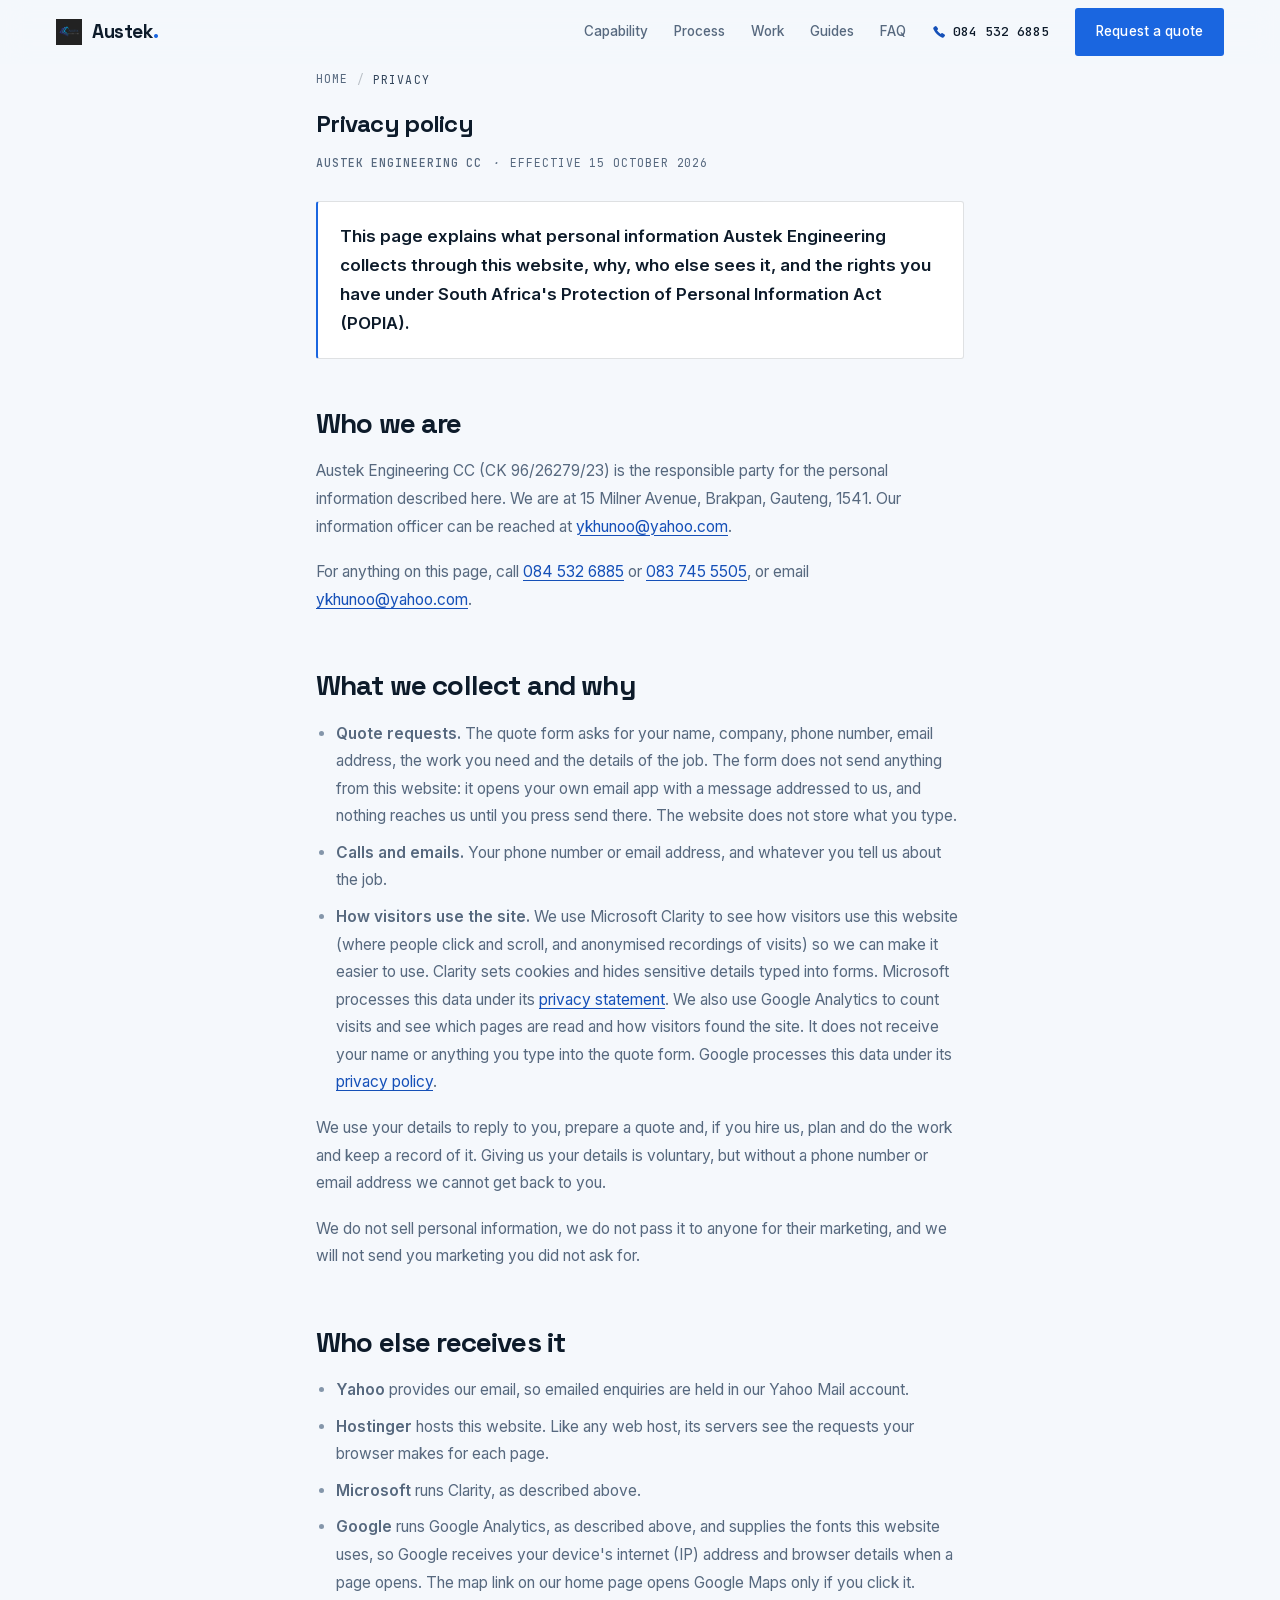
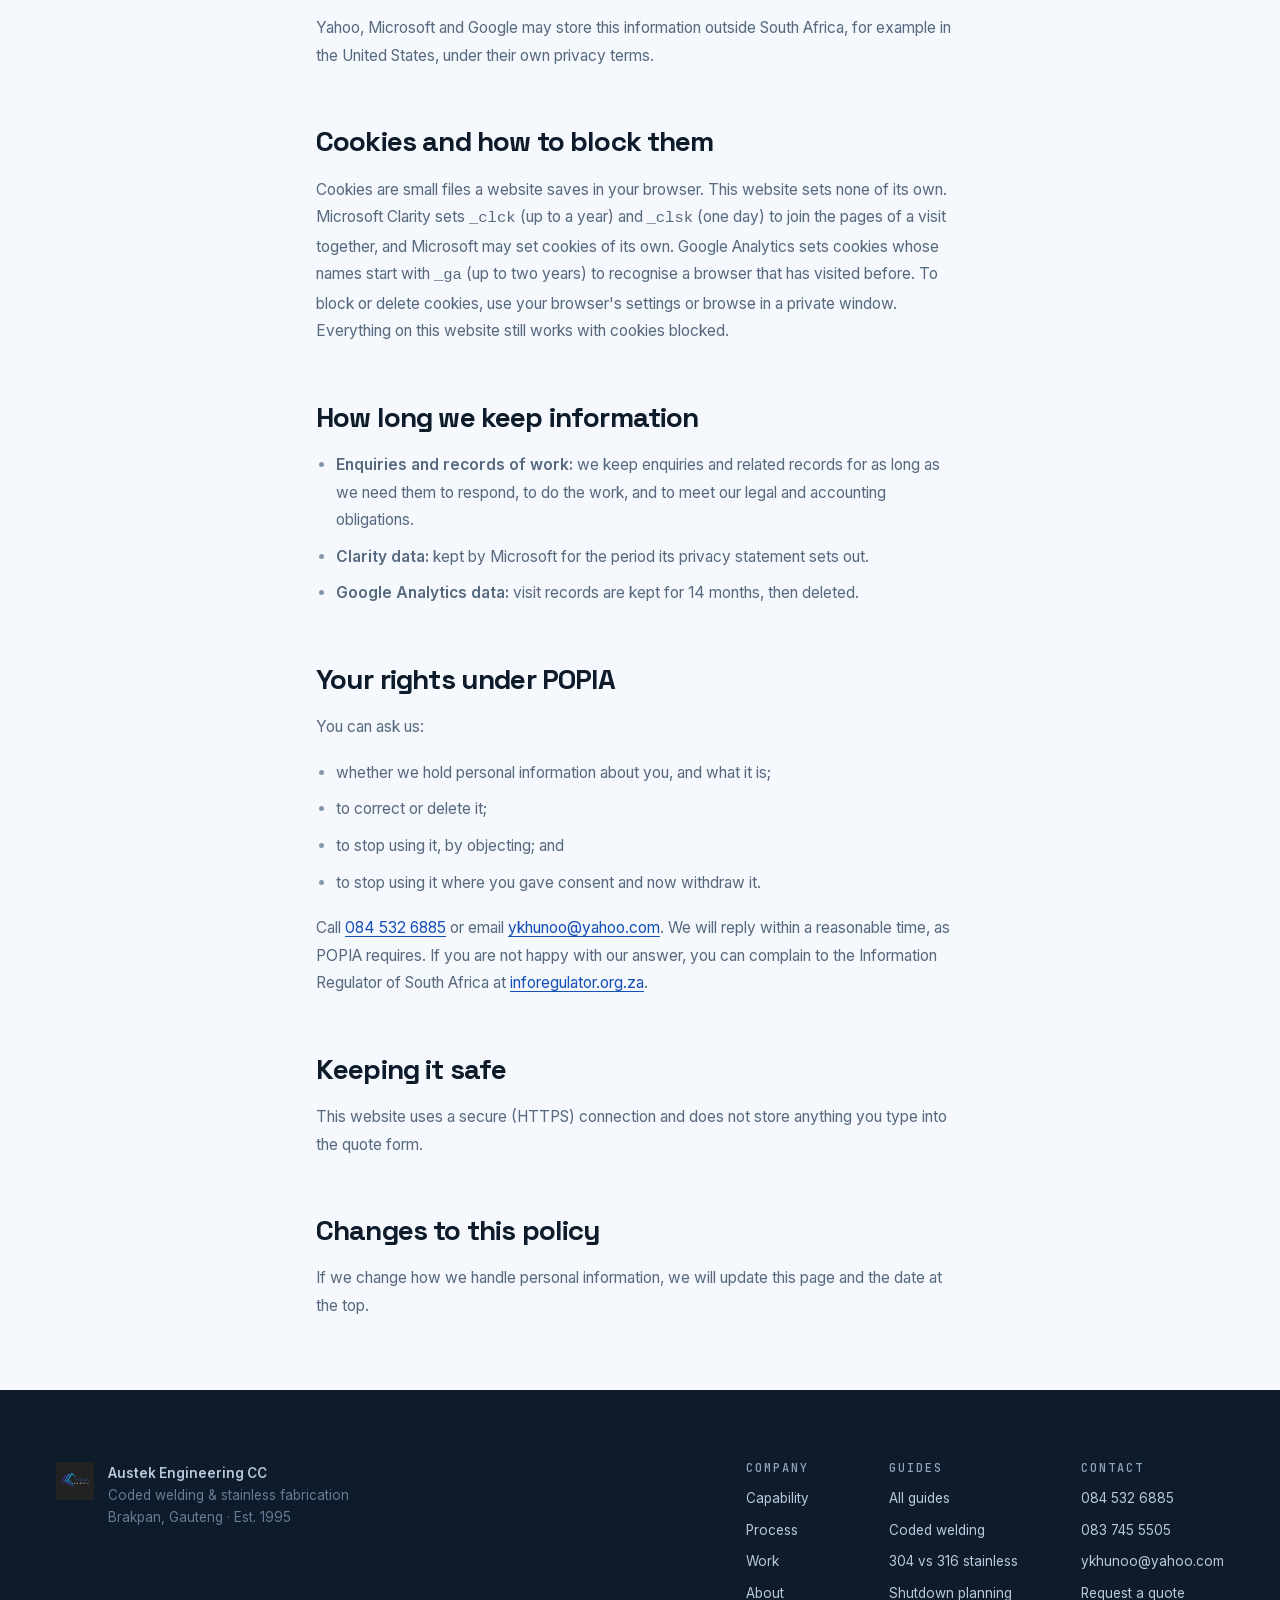
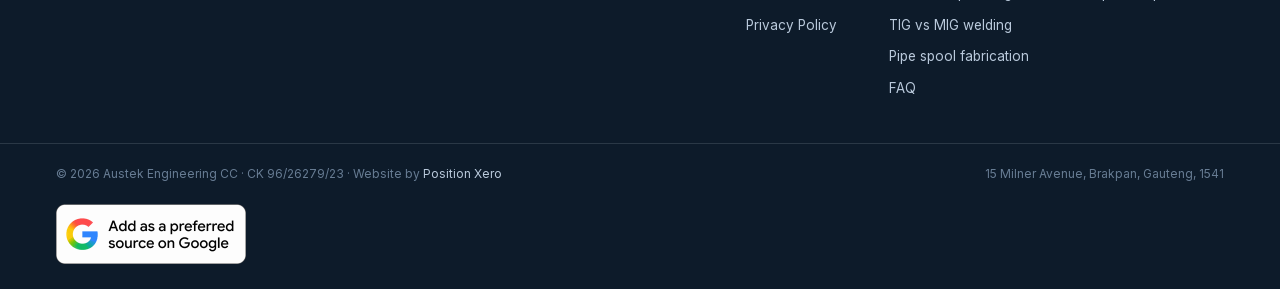
<file: privacy/index.html>
<!doctype html>
<html lang="en-ZA">
<head>
<meta charset="utf-8">
<meta name="viewport" content="width=device-width, initial-scale=1">
<script async src="https://www.googletagmanager.com/gtag/js?id=G-FDWZPK8DP4"></script>
<script>window.dataLayer = window.dataLayer || []; function gtag(){dataLayer.push(arguments);} gtag('js', new Date()); gtag('config', 'G-FDWZPK8DP4');</script>
<title>Privacy Policy | Austek Engineering</title>
<meta name="description" content="What personal information Austek Engineering collects through this website, why, who else receives it, and your rights under POPIA.">
<meta name="theme-color" content="#0d1b2a">
<link rel="canonical" href="https://austekengineering.co.za/privacy/">

<meta property="og:type" content="website">
<meta property="og:title" content="Privacy Policy, Austek Engineering">
<meta property="og:description" content="What personal information Austek Engineering collects through this website, why, who else receives it, and your rights under POPIA.">
<meta property="og:image" content="https://austekengineering.co.za/assets/img/job-pipework.jpg">
<meta property="og:url" content="https://austekengineering.co.za/privacy/">
<meta property="og:locale" content="en_ZA">
<meta name="twitter:card" content="summary_large_image">

<link rel="icon" href="/assets/img/favicon.svg?v=4" type="image/svg+xml">
<link rel="apple-touch-icon" href="/assets/img/austek-logo.png">

<link rel="stylesheet" href="/assets/css/styles.css?v=13">
<link rel="stylesheet" href="/assets/css/pages.css?v=6">

<script type="application/ld+json">
{
  "@context":"https://schema.org",
  "@type":"WebPage",
  "name":"Privacy policy",
  "url":"https://austekengineering.co.za/privacy/",
  "inLanguage":"en-ZA",
  "datePublished":"2026-10-14",
  "dateModified":"2026-10-15",
  "description":"What personal information Austek Engineering collects through this website, why, who else receives it, and your rights under POPIA.",
  "publisher":{"@type":"Organization","name":"Austek Engineering CC","@id":"https://austekengineering.co.za/#business"}
}
</script>
<script type="application/ld+json">
{
  "@context":"https://schema.org",
  "@type":"BreadcrumbList",
  "itemListElement":[
    {"@type":"ListItem","position":1,"name":"Home","item":"https://austekengineering.co.za/"},
    {"@type":"ListItem","position":2,"name":"Privacy"}
  ]
}
</script>
<script type="text/javascript">(function(c,l,a,r,i,t,y){c[a]=c[a]||function(){(c[a].q=c[a].q||[]).push(arguments)};t=l.createElement(r);t.async=1;t.src="https://www.clarity.ms/tag/"+i;y=l.getElementsByTagName(r)[0];y.parentNode.insertBefore(t,y);})(window, document, "clarity", "script", "yxicixf503");</script>
</head>
<body>

<a class="skip" href="#main">Skip to content</a>

<header class="hdr" id="hdr">
  <div class="wrap hdr__in">
    <a class="brand" href="/" aria-label="Austek Engineering home">
      <img src="/assets/img/austek-logo.png" alt="" width="250" height="250" decoding="async">
      <span class="brand__name">Austek<span class="brand__dot">.</span></span>
    </a>

    <nav class="nav" id="nav" aria-label="Primary">
      <a href="/#capability">Capability</a>
      <a href="/#process">Process</a>
      <a href="/#work">Work</a>
      <a href="/blog/">Guides</a>
      <a href="/faq/">FAQ</a>
      <a class="nav__call" href="tel:+27845326885">
        <svg viewBox="0 0 16 16" width="14" height="14" aria-hidden="true"><path fill="currentColor" d="M5.2 1.6a1.2 1.2 0 0 0-1.6-.3L2.3 2.2C1.5 2.8 1.2 3.9 1.7 4.8a19.7 19.7 0 0 0 9.5 9.5c.9.5 2 .2 2.6-.6l.9-1.3a1.2 1.2 0 0 0-.3-1.6l-2.2-1.5a1.2 1.2 0 0 0-1.5.2l-.8.8a15.6 15.6 0 0 1-4.2-4.2l.8-.8a1.2 1.2 0 0 0 .2-1.5L5.2 1.6Z"/></svg>
        084 532 6885
      </a>
      <a class="btn btn--arc" href="/#contact">Request a quote</a>
    </nav>

    <button class="burger" id="burger" aria-expanded="false" aria-controls="nav" aria-label="Open menu">
      <span></span><span></span><span></span>
    </button>
  </div>
</header>

<main id="main">
  <article class="post">
    <div class="wrap post__in">

      <nav class="crumb" aria-label="Breadcrumb">
        <a href="/">Home</a> <i>/</i>
        <span aria-current="page">Privacy</span>
      </nav>

      <h1>Privacy policy</h1>

      <p class="post__meta">
        <b>Austek Engineering CC</b> <i aria-hidden="true">&middot;</i> Effective 15 October 2026
      </p>

      <p class="answer">
        <strong>This page explains what personal information Austek Engineering collects through
        this website, why, who else sees it, and the rights you have under South Africa's
        Protection of Personal Information Act (POPIA).</strong>
      </p>

      <div class="rtxt">

        <h2>Who we are</h2>
        <p>
          Austek Engineering CC (CK 96/26279/23) is the responsible party for the personal
          information described here. We are at 15 Milner Avenue, Brakpan, Gauteng, 1541. Our
          information officer can be reached at
          <a href="mailto:ykhunoo@yahoo.com">ykhunoo@yahoo.com</a>.
        </p>
        <p>
          For anything on this page, call <a href="tel:+27845326885">084 532 6885</a> or
          <a href="tel:+27837455505">083 745 5505</a>, or email
          <a href="mailto:ykhunoo@yahoo.com">ykhunoo@yahoo.com</a>.
        </p>

        <h2>What we collect and why</h2>
        <ul>
          <li>
            <strong>Quote requests.</strong> The quote form asks for your name, company, phone
            number, email address, the work you need and the details of the job. The form does not
            send anything from this website: it opens your own email app with a message addressed
            to us, and nothing reaches us until you press send there. The website does not store
            what you type.
          </li>
          <li>
            <strong>Calls and emails.</strong> Your phone number or email address, and whatever
            you tell us about the job.
          </li>
          <li>
            <strong>How visitors use the site.</strong> We use Microsoft Clarity to see how
            visitors use this website (where people click and scroll, and anonymised recordings of
            visits) so we can make it easier to use. Clarity sets cookies and hides sensitive
            details typed into forms. Microsoft processes this data under its
            <a href="https://privacy.microsoft.com/privacystatement" target="_blank" rel="noopener">privacy statement</a>.
            We also use Google Analytics to count visits and see which pages are read and how
            visitors found the site. It does not receive your name or anything you type into the
            quote form. Google processes this data under its
            <a href="https://policies.google.com/privacy" target="_blank" rel="noopener">privacy policy</a>.
          </li>
        </ul>
        <p>
          We use your details to reply to you, prepare a quote and, if you hire us, plan and do the
          work and keep a record of it. Giving us your details is voluntary, but without a phone
          number or email address we cannot get back to you.
        </p>
        <p>
          We do not sell personal information, we do not pass it to anyone for their marketing, and
          we will not send you marketing you did not ask for.
        </p>

        <h2>Who else receives it</h2>
        <ul>
          <li><strong>Yahoo</strong> provides our email, so emailed enquiries are held in our Yahoo Mail account.</li>
          <li><strong>Hostinger</strong> hosts this website. Like any web host, its servers see the requests your browser makes for each page.</li>
          <li><strong>Microsoft</strong> runs Clarity, as described above.</li>
          <li>
            <strong>Google</strong> runs Google Analytics, as described above, and supplies the
            fonts this website uses, so Google receives your device's internet (IP) address and
            browser details when a page opens. The map link on
            our home page opens Google Maps only if you click it.
          </li>
        </ul>
        <p>
          Yahoo, Microsoft and Google may store this information outside South Africa, for example
          in the United States, under their own privacy terms.
        </p>

        <h2>Cookies and how to block them</h2>
        <p>
          Cookies are small files a website saves in your browser. This website sets none of its
          own. Microsoft Clarity sets <code>_clck</code> (up to a year) and <code>_clsk</code>
          (one day) to join the pages of a visit together, and Microsoft may set cookies of its
          own. Google Analytics sets cookies whose names start with <code>_ga</code> (up to two
          years) to recognise a browser that has visited before. To block or delete cookies, use your browser's settings or browse in a private
          window. Everything on this website still works with cookies blocked.
        </p>

        <h2>How long we keep information</h2>
        <ul>
          <li><strong>Enquiries and records of work:</strong> we keep enquiries and related records for as long as we need them to respond, to do the work, and to meet our legal and accounting obligations.</li>
          <li><strong>Clarity data:</strong> kept by Microsoft for the period its privacy statement sets out.</li>
          <li><strong>Google Analytics data:</strong> visit records are kept for 14 months, then deleted.</li>
        </ul>

        <h2>Your rights under POPIA</h2>
        <p>You can ask us:</p>
        <ul>
          <li>whether we hold personal information about you, and what it is;</li>
          <li>to correct or delete it;</li>
          <li>to stop using it, by objecting; and</li>
          <li>to stop using it where you gave consent and now withdraw it.</li>
        </ul>
        <p>
          Call <a href="tel:+27845326885">084 532 6885</a> or email
          <a href="mailto:ykhunoo@yahoo.com">ykhunoo@yahoo.com</a>. We will reply within a
          reasonable time, as POPIA requires. If you are not happy with our answer, you can complain
          to the Information Regulator of South Africa at
          <a href="https://inforegulator.org.za" target="_blank" rel="noopener">inforegulator.org.za</a>.
        </p>

        <h2>Keeping it safe</h2>
        <p>
          This website uses a secure (HTTPS) connection and does not store anything you type into
          the quote form.
        </p>

        <h2>Changes to this policy</h2>
        <p>
          If we change how we handle personal information, we will update this page and the date at
          the top.
        </p>

      </div>

    </div>
  </article>
</main>

<footer class="ftr">
  <div class="wrap ftr__in">
    <div class="ftr__brand">
      <img src="/assets/img/austek-logo.png" alt="" width="250" height="250" decoding="async" loading="lazy">
      <p><b>Austek Engineering CC</b><br>Coded welding &amp; stainless fabrication<br>Brakpan, Gauteng &middot; Est. 1995</p>
    </div>
    <nav class="ftr__nav" aria-label="Footer">
      <div>
        <h2>Company</h2>
        <a href="/#capability">Capability</a>
        <a href="/#process">Process</a>
        <a href="/#work">Work</a>
        <a href="/#about">About</a>
        <a href="/privacy/">Privacy Policy</a>
      </div>
      <div>
        <h2>Guides</h2>
        <a href="/blog/">All guides</a>
        <a href="/blog/what-is-a-coded-welder/">Coded welding</a>
        <a href="/blog/304-vs-316-stainless-steel/">304 vs 316 stainless</a>
        <a href="/blog/plant-shutdown-preparation/">Shutdown planning</a>
        <a href="/blog/tig-vs-mig-welding/">TIG vs MIG welding</a>
        <a href="/blog/pipe-spool-fabrication/">Pipe spool fabrication</a>
        <a href="/faq/">FAQ</a>
      </div>
      <div>
        <h2>Contact</h2>
        <a href="tel:+27845326885">084 532 6885</a>
        <a href="tel:+27837455505">083 745 5505</a>
        <a href="mailto:ykhunoo@yahoo.com">ykhunoo@yahoo.com</a>
        <a href="/#contact">Request a quote</a>
      </div>
    </nav>
  </div>
  <div class="wrap ftr__base">
    <p>&copy; <span id="yr">2026</span> Austek Engineering CC &middot; CK 96/26279/23<span class="ftr__sep" aria-hidden="true"> &middot; </span><span class="ftr__credit">Website by <a href="https://www.positionxero.com/">Position Xero</a></span></p>
    <p>15 Milner Avenue, Brakpan, Gauteng, 1541</p>
  </div>
  <div class="wrap ftr__source">
    <a class="pref-source" href="https://www.google.com/preferences/source?q=austekengineering.co.za" target="_blank" rel="noopener" aria-label="Add Austek Engineering as a preferred source on Google">
      <img src="/assets/img/google-preferred-source-light.png" width="190" height="60" alt="Add as a preferred source on Google" loading="lazy" decoding="async">
    </a>
  </div>
</footer>

<a class="callfab" href="tel:+27845326885" aria-label="Call Austek Engineering">
  <svg viewBox="0 0 16 16" width="20" height="20" aria-hidden="true"><path fill="currentColor" d="M5.2 1.6a1.2 1.2 0 0 0-1.6-.3L2.3 2.2C1.5 2.8 1.2 3.9 1.7 4.8a19.7 19.7 0 0 0 9.5 9.5c.9.5 2 .2 2.6-.6l.9-1.3a1.2 1.2 0 0 0-.3-1.6l-2.2-1.5a1.2 1.2 0 0 0-1.5.2l-.8.8a15.6 15.6 0 0 1-4.2-4.2l.8-.8a1.2 1.2 0 0 0 .2-1.5L5.2 1.6Z"/></svg>
</a>

<script src="/assets/js/main.js?v=5" defer></script>
</body>
</html>
</file>
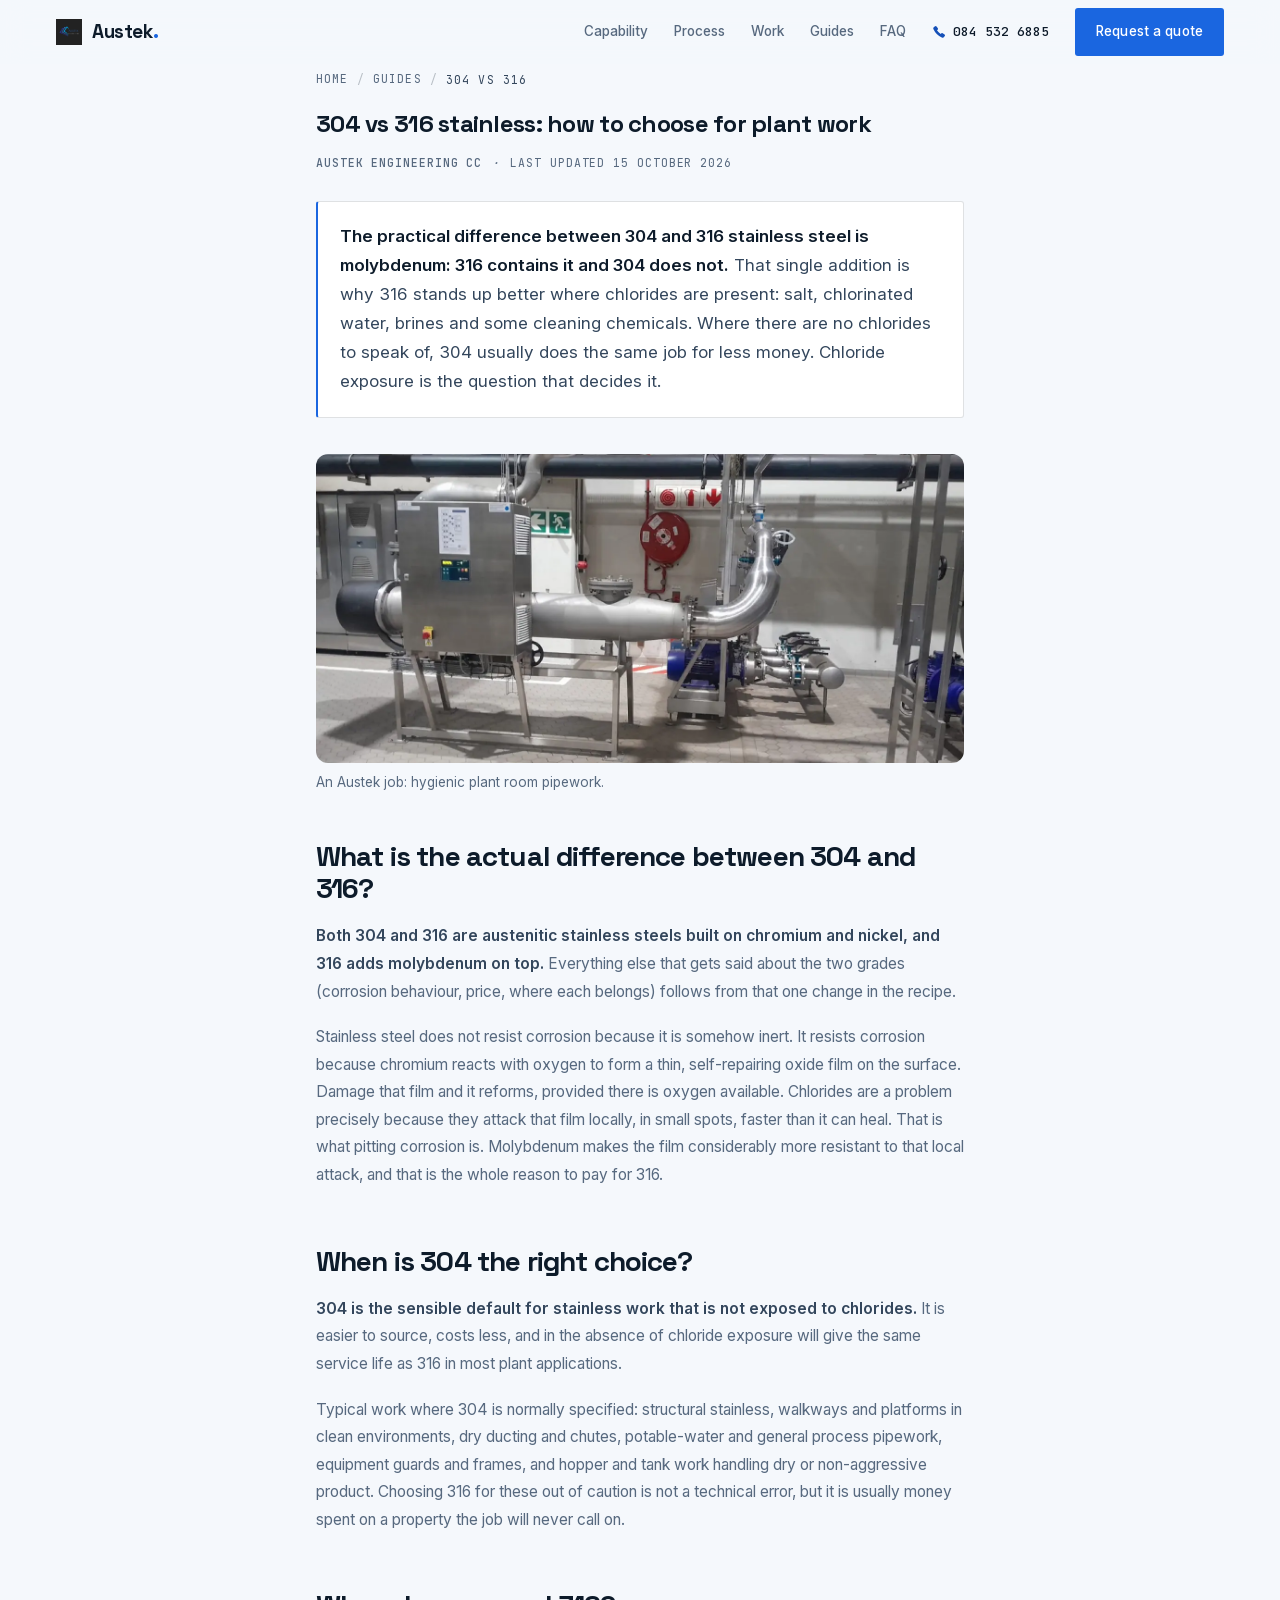
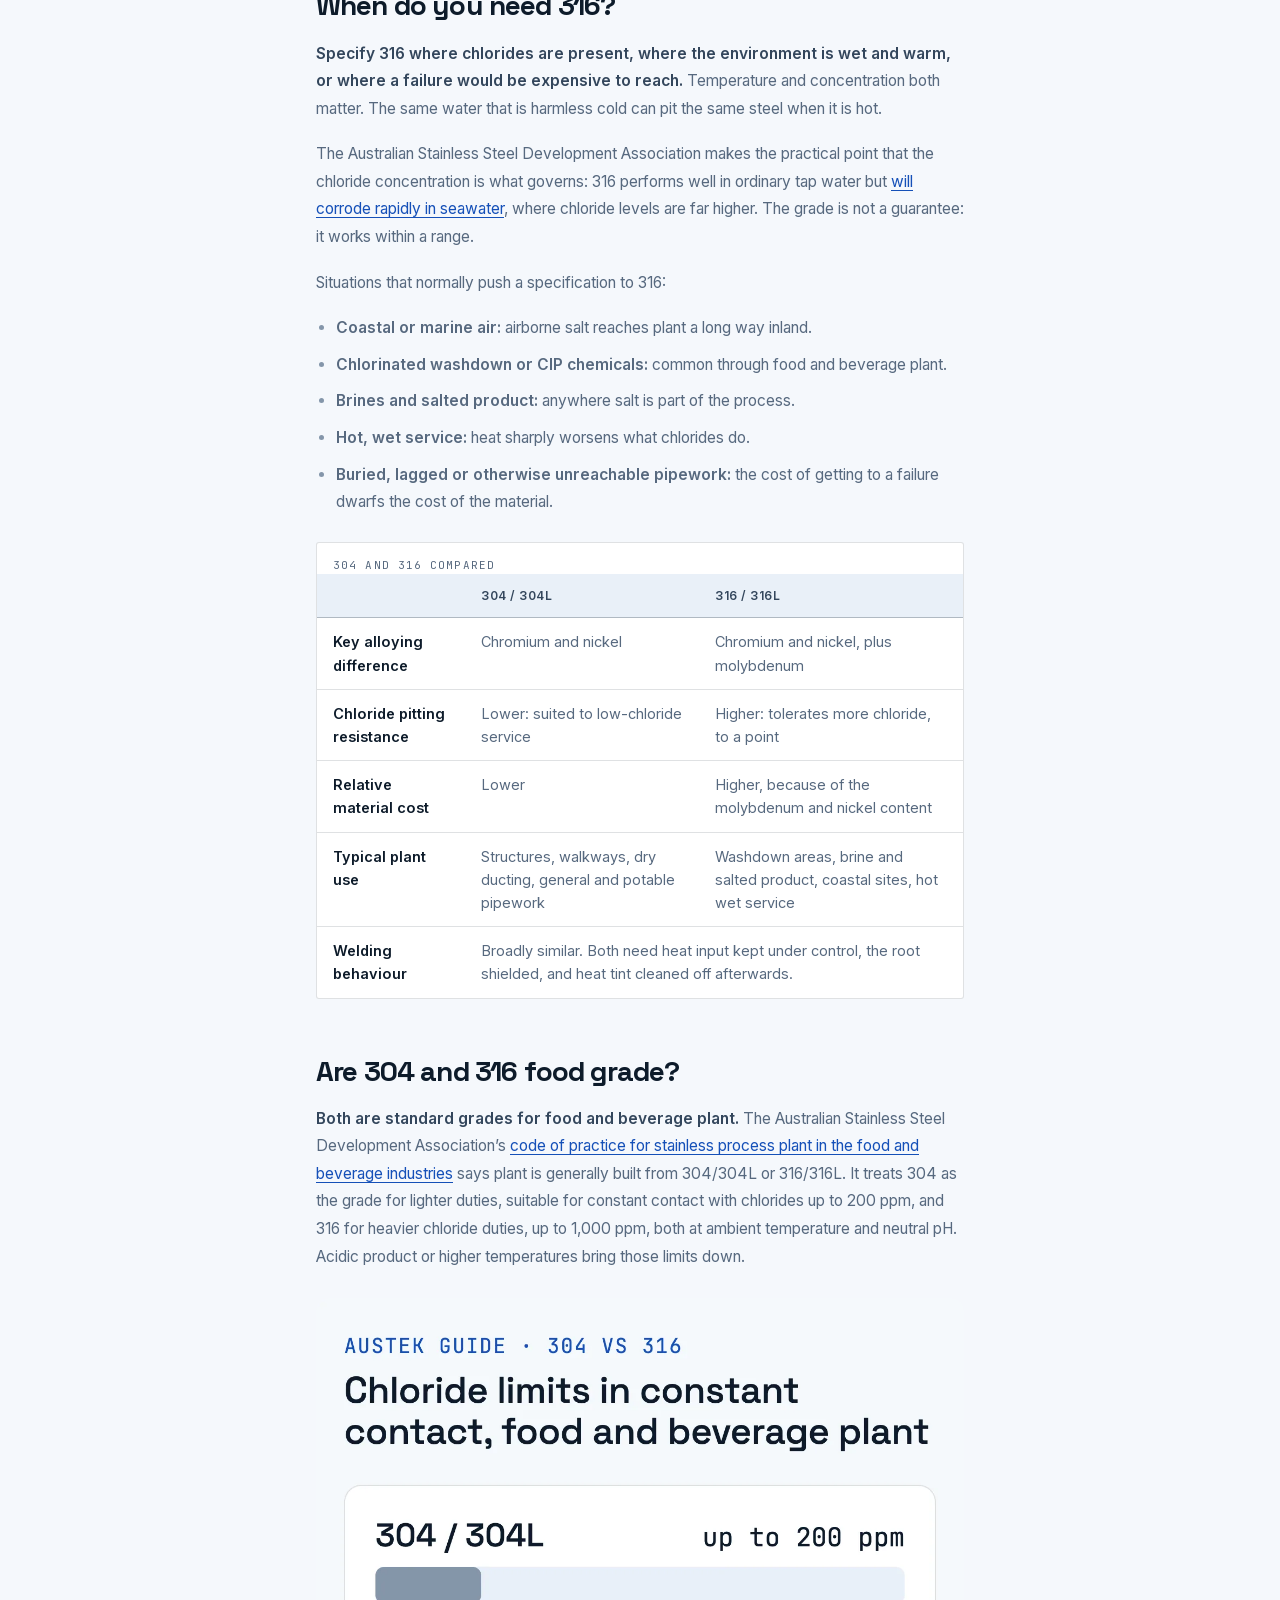
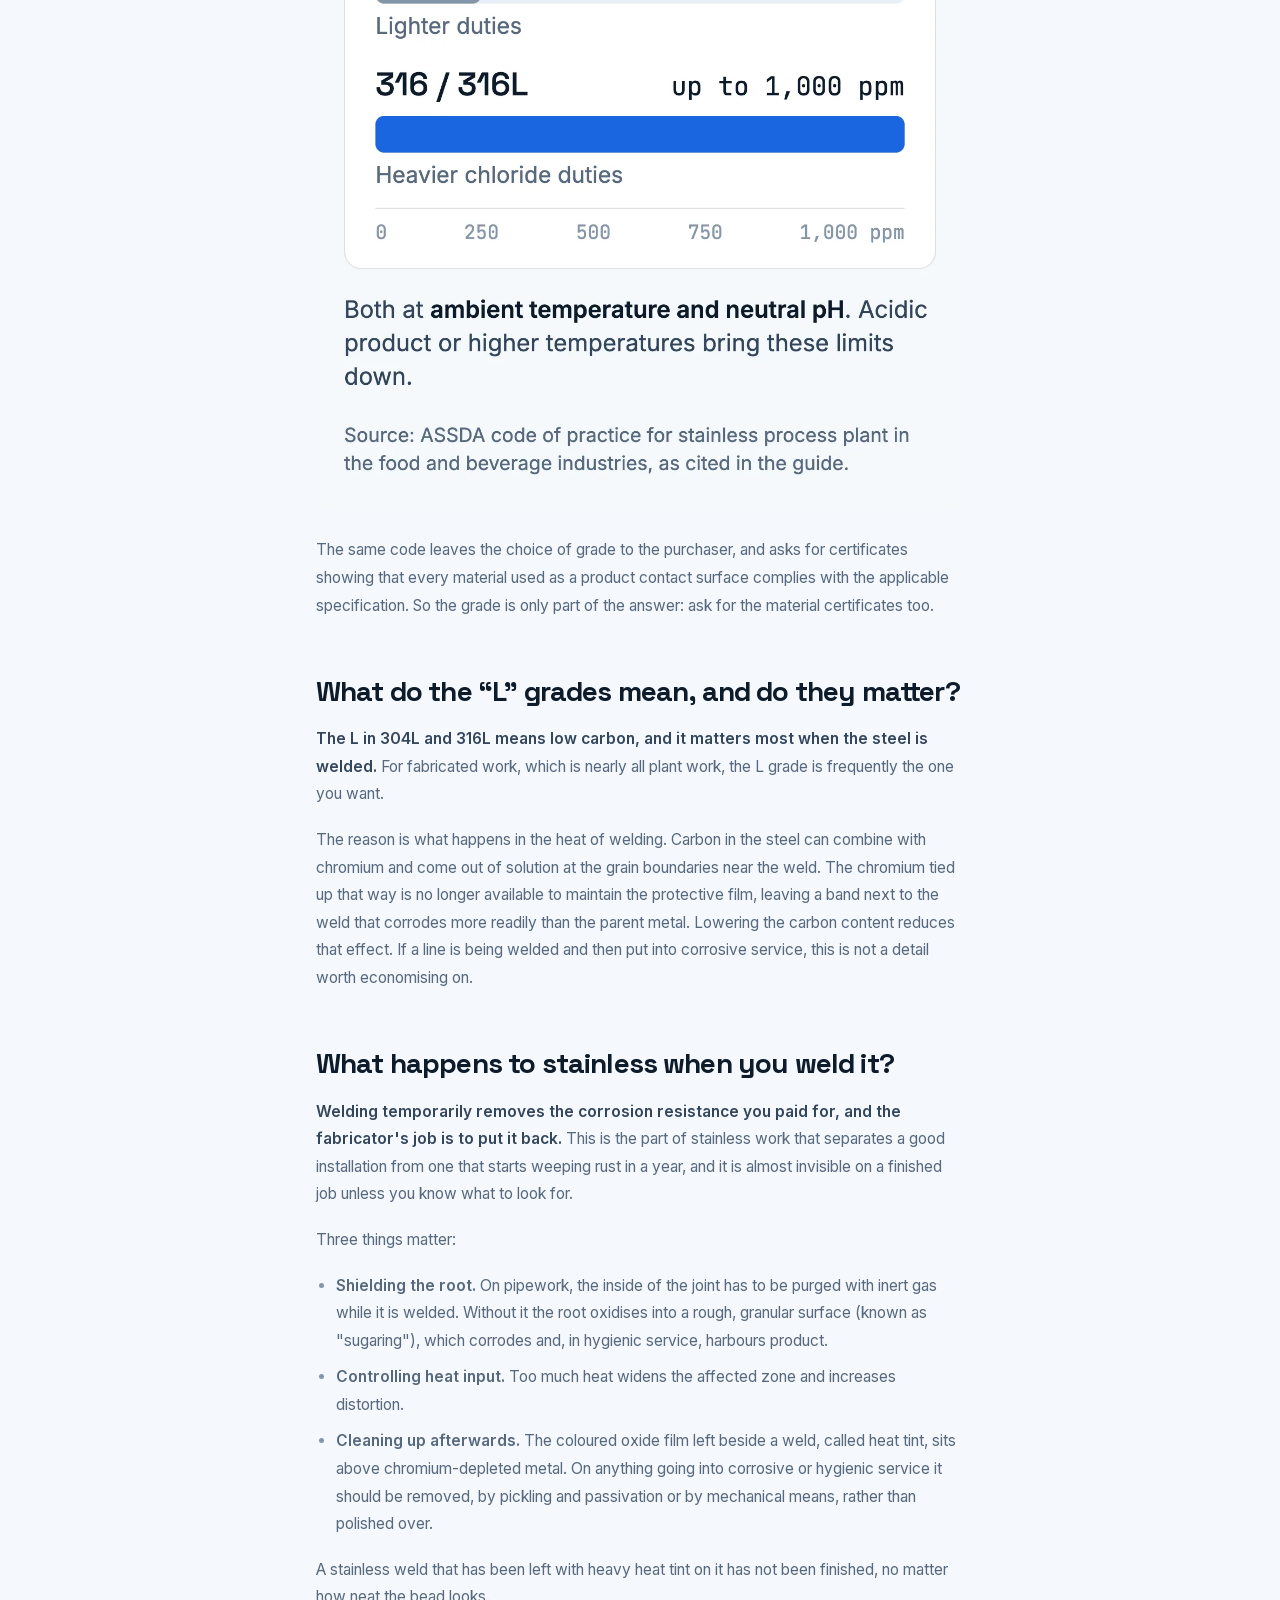
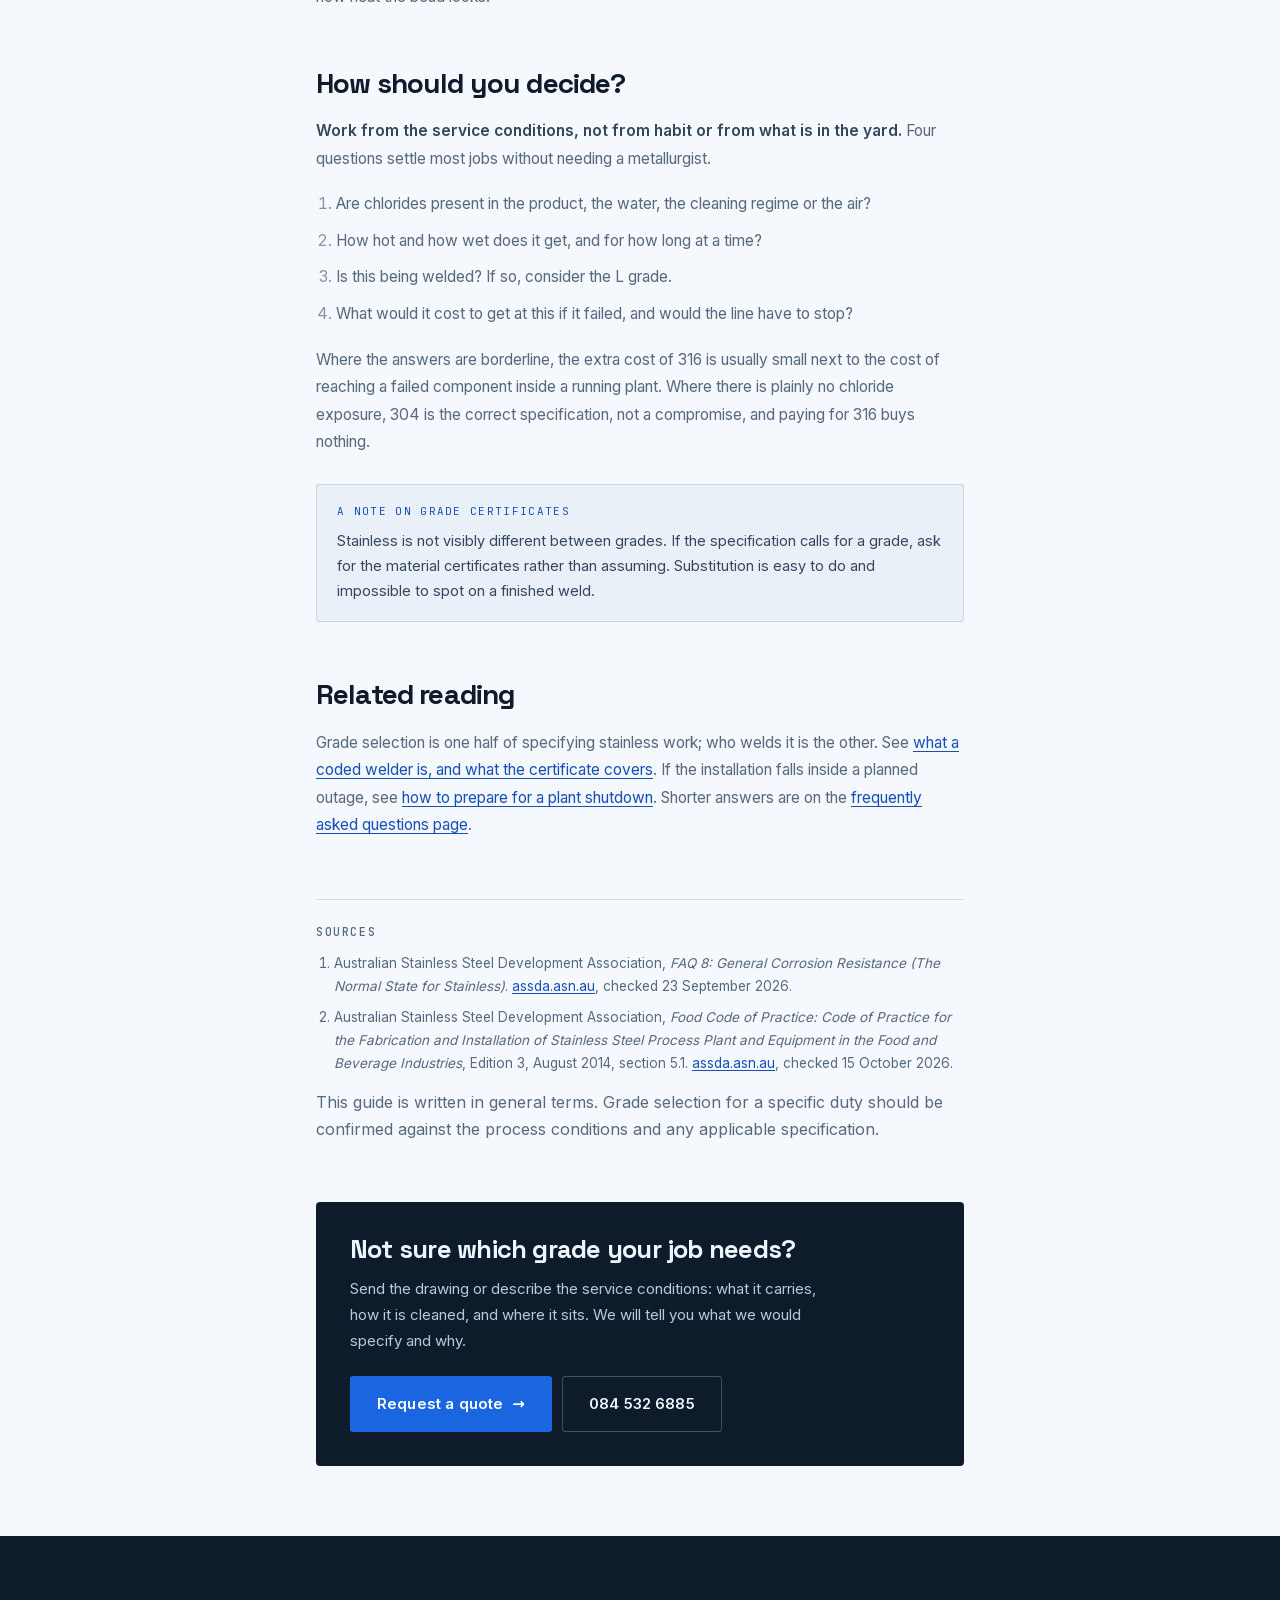
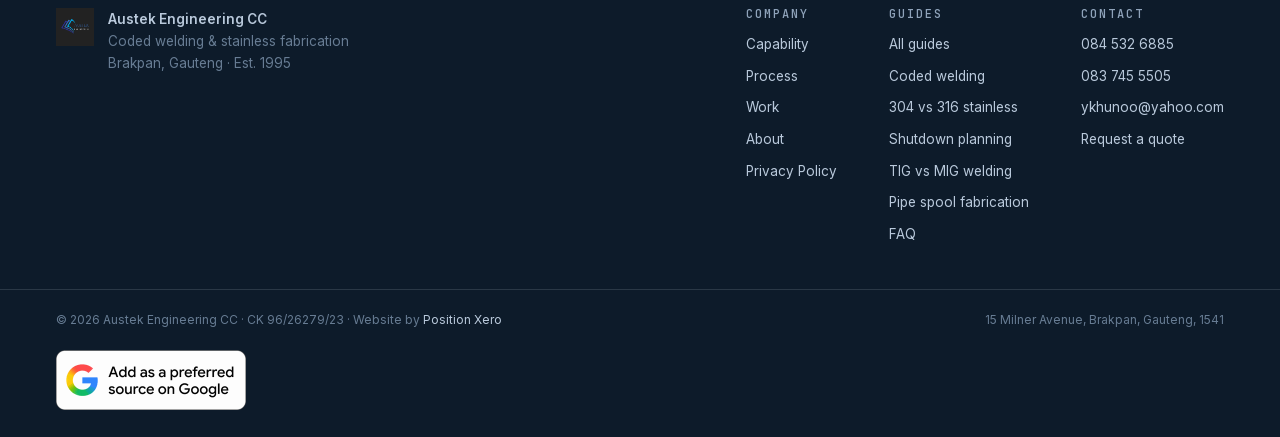
<file: blog/304-vs-316-stainless-steel/index.html>
<!doctype html>
<html lang="en-ZA">
<head>
<meta charset="utf-8">
<meta name="viewport" content="width=device-width, initial-scale=1">
<script async src="https://www.googletagmanager.com/gtag/js?id=G-FDWZPK8DP4"></script>
<script>window.dataLayer = window.dataLayer || []; function gtag(){dataLayer.push(arguments);} gtag('js', new Date()); gtag('config', 'G-FDWZPK8DP4');</script>
<title>304 vs 316 Stainless Steel: How to Choose | Austek</title>
<meta name="description" content="304 vs 316 stainless steel for plant work: why chlorides decide which grade resists pitting, whether both are food grade, and what welding changes.">
<meta name="theme-color" content="#0d1b2a">
<link rel="canonical" href="https://austekengineering.co.za/blog/304-vs-316-stainless-steel/">

<meta property="og:type" content="article">
<meta property="og:title" content="304 vs 316 Stainless Steel: How to Choose for Plant Work">
<meta property="og:description" content="One alloying element separates them, and chlorides decide which one you need. A practical guide for process and plant fabrication.">
<meta property="og:image" content="https://austekengineering.co.za/assets/img/blog/austek-hygienic-plant-room-pipework.webp">
<meta property="og:image:width" content="1400">
<meta property="og:image:height" content="668">
<meta property="og:url" content="https://austekengineering.co.za/blog/304-vs-316-stainless-steel/">
<meta property="og:locale" content="en_ZA">
<meta name="twitter:card" content="summary_large_image">

<link rel="icon" href="/assets/img/favicon.svg?v=4" type="image/svg+xml">
<link rel="apple-touch-icon" href="/assets/img/austek-logo.png">

<link rel="stylesheet" href="/assets/css/styles.css?v=13">
<link rel="stylesheet" href="/assets/css/pages.css?v=6">

<script type="application/ld+json">
{
  "@context":"https://schema.org",
  "@type":"BlogPosting",
  "headline":"304 vs 316 stainless: how to choose for plant work",
  "description":"One alloying element separates them, and chlorides decide which one you need. A practical guide for process and plant fabrication.",
  "datePublished":"2026-09-23",
  "dateModified":"2026-10-15",
  "inLanguage":"en-ZA",
  "image":"https://austekengineering.co.za/assets/img/blog/austek-hygienic-plant-room-pipework.webp",
  "mainEntityOfPage":{"@type":"WebPage","@id":"https://austekengineering.co.za/blog/304-vs-316-stainless-steel/"},
  "author":{"@type":"Organization","name":"Austek Engineering CC","@id":"https://austekengineering.co.za/#business"},
  "publisher":{"@type":"Organization","name":"Austek Engineering CC","@id":"https://austekengineering.co.za/#business"},
  "about":["Stainless steel","304 stainless steel","316 stainless steel","Stainless steel fabrication"]
}
</script>
<script type="application/ld+json">
{
  "@context":"https://schema.org",
  "@type":"BreadcrumbList",
  "itemListElement":[
    {"@type":"ListItem","position":1,"name":"Home","item":"https://austekengineering.co.za/"},
    {"@type":"ListItem","position":2,"name":"Guides","item":"https://austekengineering.co.za/blog/"},
    {"@type":"ListItem","position":3,"name":"304 vs 316 stainless"}
  ]
}
</script>
<script type="text/javascript">(function(c,l,a,r,i,t,y){c[a]=c[a]||function(){(c[a].q=c[a].q||[]).push(arguments)};t=l.createElement(r);t.async=1;t.src="https://www.clarity.ms/tag/"+i;y=l.getElementsByTagName(r)[0];y.parentNode.insertBefore(t,y);})(window, document, "clarity", "script", "yxicixf503");</script>
</head>
<body>

<a class="skip" href="#main">Skip to content</a>

<header class="hdr" id="hdr">
  <div class="wrap hdr__in">
    <a class="brand" href="/" aria-label="Austek Engineering home">
      <img src="/assets/img/austek-logo.png" alt="" width="250" height="250" decoding="async">
      <span class="brand__name">Austek<span class="brand__dot">.</span></span>
    </a>

    <nav class="nav" id="nav" aria-label="Primary">
      <a href="/#capability">Capability</a>
      <a href="/#process">Process</a>
      <a href="/#work">Work</a>
      <a href="/blog/">Guides</a>
      <a href="/faq/">FAQ</a>
      <a class="nav__call" href="tel:+27845326885">
        <svg viewBox="0 0 16 16" width="14" height="14" aria-hidden="true"><path fill="currentColor" d="M5.2 1.6a1.2 1.2 0 0 0-1.6-.3L2.3 2.2C1.5 2.8 1.2 3.9 1.7 4.8a19.7 19.7 0 0 0 9.5 9.5c.9.5 2 .2 2.6-.6l.9-1.3a1.2 1.2 0 0 0-.3-1.6l-2.2-1.5a1.2 1.2 0 0 0-1.5.2l-.8.8a15.6 15.6 0 0 1-4.2-4.2l.8-.8a1.2 1.2 0 0 0 .2-1.5L5.2 1.6Z"/></svg>
        084 532 6885
      </a>
      <a class="btn btn--arc" href="/#contact">Request a quote</a>
    </nav>

    <button class="burger" id="burger" aria-expanded="false" aria-controls="nav" aria-label="Open menu">
      <span></span><span></span><span></span>
    </button>
  </div>
</header>

<main id="main">
  <article class="post">
    <div class="wrap post__in">

      <nav class="crumb" aria-label="Breadcrumb">
        <a href="/">Home</a> <i>/</i>
        <a href="/blog/">Guides</a> <i>/</i>
        <span aria-current="page">304 vs 316</span>
      </nav>

      <h1>304 vs 316 stainless: how to choose for plant work</h1>

      <p class="post__meta">
        <b>Austek Engineering CC</b> <i aria-hidden="true">&middot;</i> Last updated 15 October 2026
      </p>

      <p class="answer">
        <strong>The practical difference between 304 and 316 stainless steel is molybdenum: 316
        contains it and 304 does not.</strong> That single addition is why 316 stands up better
        where chlorides are present: salt, chlorinated water, brines and some cleaning
        chemicals. Where there are no chlorides to speak of, 304 usually does the same job for
        less money. Chloride exposure is the question that decides it.
      </p>

      <figure class="post__fig post__fig--lead">
        <img src="/assets/img/blog/austek-hygienic-plant-room-pipework.webp" width="1400" height="668" alt="Stainless steel pipework, pumps and a control cabinet in a hygienic plant room, installed by Austek." loading="eager" fetchpriority="high" decoding="async">
        <figcaption>An Austek job: hygienic plant room pipework.</figcaption>
      </figure>

      <div class="rtxt">

        <h2>What is the actual difference between 304 and 316?</h2>
        <p>
          <strong>Both 304 and 316 are austenitic stainless steels built on chromium and nickel, and
          316 adds molybdenum on top.</strong> Everything else that gets said about the two grades
          (corrosion behaviour, price, where each belongs) follows from that one change
          in the recipe.
        </p>
        <p>
          Stainless steel does not resist corrosion because it is somehow inert. It resists corrosion
          because chromium reacts with oxygen to form a thin, self-repairing oxide film on the
          surface. Damage that film and it reforms, provided there is oxygen available. Chlorides are
          a problem precisely because they attack that film locally, in small spots, faster than it
          can heal. That is what pitting corrosion is. Molybdenum makes the film considerably
          more resistant to that local attack, and that is the whole reason to pay for 316.
        </p>

        <h2>When is 304 the right choice?</h2>
        <p>
          <strong>304 is the sensible default for stainless work that is not exposed to
          chlorides.</strong> It is easier to source, costs less, and in the absence of chloride
          exposure will give the same service life as 316 in most plant applications.
        </p>
        <p>
          Typical work where 304 is normally specified: structural stainless, walkways and platforms
          in clean environments, dry ducting and chutes, potable-water and general process pipework,
          equipment guards and frames, and hopper and tank work handling dry or non-aggressive
          product. Choosing 316 for these out of caution is not a technical error, but it is usually
          money spent on a property the job will never call on.
        </p>

        <h2>When do you need 316?</h2>
        <p>
          <strong>Specify 316 where chlorides are present, where the environment is wet and warm, or
          where a failure would be expensive to reach.</strong> Temperature and concentration both
          matter. The same water that is harmless cold can pit the same steel when it is hot.
        </p>
        <p>
          The Australian Stainless Steel Development Association makes the practical point that the
          chloride concentration is what governs: 316 performs well in ordinary tap water but
          <a href="https://www.assda.asn.au/publications/technical-faqs/faq-8-general-corrosion-resistance" target="_blank" rel="noopener">will corrode rapidly in seawater</a>,
          where chloride levels are far higher. The grade is not a guarantee: it works within a range.
        </p>
        <p>Situations that normally push a specification to 316:</p>
        <ul>
          <li><strong>Coastal or marine air:</strong> airborne salt reaches plant a long way inland.</li>
          <li><strong>Chlorinated washdown or CIP chemicals:</strong> common through food and beverage plant.</li>
          <li><strong>Brines and salted product:</strong> anywhere salt is part of the process.</li>
          <li><strong>Hot, wet service:</strong> heat sharply worsens what chlorides do.</li>
          <li><strong>Buried, lagged or otherwise unreachable pipework:</strong> the cost of getting to a failure dwarfs the cost of the material.</li>
        </ul>

        <div class="tw">
          <table>
            <caption>304 and 316 compared</caption>
            <thead>
              <tr>
                <th scope="col">&nbsp;</th>
                <th scope="col">304 / 304L</th>
                <th scope="col">316 / 316L</th>
              </tr>
            </thead>
            <tbody>
              <tr>
                <th scope="row">Key alloying difference</th>
                <td>Chromium and nickel</td>
                <td>Chromium and nickel, plus molybdenum</td>
              </tr>
              <tr>
                <th scope="row">Chloride pitting resistance</th>
                <td>Lower: suited to low-chloride service</td>
                <td>Higher: tolerates more chloride, to a point</td>
              </tr>
              <tr>
                <th scope="row">Relative material cost</th>
                <td>Lower</td>
                <td>Higher, because of the molybdenum and nickel content</td>
              </tr>
              <tr>
                <th scope="row">Typical plant use</th>
                <td>Structures, walkways, dry ducting, general and potable pipework</td>
                <td>Washdown areas, brine and salted product, coastal sites, hot wet service</td>
              </tr>
              <tr>
                <th scope="row">Welding behaviour</th>
                <td colspan="2">Broadly similar. Both need heat input kept under control, the root shielded, and heat tint cleaned off afterwards.</td>
              </tr>
            </tbody>
          </table>
        </div>

        <h2>Are 304 and 316 food grade?</h2>
        <p>
          <strong>Both are standard grades for food and beverage plant.</strong> The Australian
          Stainless Steel Development Association&rsquo;s
          <a href="https://www.assda.asn.au/images/2014/2014%20assda%20food%20code%20of%20practice.pdf" target="_blank" rel="noopener">code of practice for stainless process plant in the food and beverage industries</a>
          says plant is generally built from 304/304L or 316/316L. It treats 304 as the grade for
          lighter duties, suitable for constant contact with chlorides up to 200&nbsp;ppm, and 316 for
          heavier chloride duties, up to 1,000&nbsp;ppm, both at ambient temperature and neutral pH.
          Acidic product or higher temperatures bring those limits down.
        </p>
        <figure class="post__fig">
          <img src="/assets/img/blog/304-vs-316-chloride-limits.webp" width="1200" height="1504" alt="Bar chart. In the ASSDA code for food and beverage plant, 304/304L suits constant contact with chlorides up to 200 ppm and 316/316L up to 1,000 ppm, both at ambient temperature and neutral pH." loading="lazy" decoding="async">
        </figure>
        <p>
          The same code leaves the choice of grade to the purchaser, and asks for certificates
          showing that every material used as a product contact surface complies with the applicable
          specification. So the grade is only part of the answer: ask for the material certificates
          too.
        </p>

        <h2>What do the &ldquo;L&rdquo; grades mean, and do they matter?</h2>
        <p>
          <strong>The L in 304L and 316L means low carbon, and it matters most when the steel is
          welded.</strong> For fabricated work, which is nearly all plant work, the L
          grade is frequently the one you want.
        </p>
        <p>
          The reason is what happens in the heat of welding. Carbon in the steel can combine with
          chromium and come out of solution at the grain boundaries near the weld. The chromium tied
          up that way is no longer available to maintain the protective film, leaving a band next to
          the weld that corrodes more readily than the parent metal. Lowering the carbon content
          reduces that effect. If a line is being welded and then put into corrosive service, this is
          not a detail worth economising on.
        </p>

        <h2>What happens to stainless when you weld it?</h2>
        <p>
          <strong>Welding temporarily removes the corrosion resistance you paid for, and the
          fabricator's job is to put it back.</strong> This is the part of stainless work that
          separates a good installation from one that starts weeping rust in a year, and it is almost
          invisible on a finished job unless you know what to look for.
        </p>
        <p>Three things matter:</p>
        <ul>
          <li><strong>Shielding the root.</strong> On pipework, the inside of the joint has to be purged with inert gas while it is welded. Without it the root oxidises into a rough, granular surface (known as "sugaring"), which corrodes and, in hygienic service, harbours product.</li>
          <li><strong>Controlling heat input.</strong> Too much heat widens the affected zone and increases distortion.</li>
          <li><strong>Cleaning up afterwards.</strong> The coloured oxide film left beside a weld, called heat tint, sits above chromium-depleted metal. On anything going into corrosive or hygienic service it should be removed, by pickling and passivation or by mechanical means, rather than polished over.</li>
        </ul>
        <p>
          A stainless weld that has been left with heavy heat tint on it has not been finished, no
          matter how neat the bead looks.
        </p>

        <h2>How should you decide?</h2>
        <p>
          <strong>Work from the service conditions, not from habit or from what is in the
          yard.</strong> Four questions settle most jobs without needing a metallurgist.
        </p>
        <ol>
          <li>Are chlorides present in the product, the water, the cleaning regime or the air?</li>
          <li>How hot and how wet does it get, and for how long at a time?</li>
          <li>Is this being welded? If so, consider the L grade.</li>
          <li>What would it cost to get at this if it failed, and would the line have to stop?</li>
        </ol>
        <p>
          Where the answers are borderline, the extra cost of 316 is
          usually small next to the cost of reaching a failed component inside a running plant. Where
          there is plainly no chloride exposure, 304 is the correct specification, not a
          compromise, and paying for 316 buys nothing.
        </p>

        <div class="note">
          <span class="note__k">A note on grade certificates</span>
          <p>
            Stainless is not visibly different between grades. If the specification calls for a grade,
            ask for the material certificates rather than assuming. Substitution is easy to do
            and impossible to spot on a finished weld.
          </p>
        </div>

        <h2>Related reading</h2>
        <p>
          Grade selection is one half of specifying stainless work; who welds it is the other. See
          <a href="/blog/what-is-a-coded-welder/">what a coded welder is, and what the certificate covers</a>.
          If the installation falls inside a planned outage, see
          <a href="/blog/plant-shutdown-preparation/">how to prepare for a plant shutdown</a>. Shorter
          answers are on the <a href="/faq/">frequently asked questions page</a>.
        </p>

      </div>

      <section class="srcs" aria-labelledby="srcs-h">
        <h2 id="srcs-h">Sources</h2>
        <ol>
          <li>
            Australian Stainless Steel Development Association, <em>FAQ 8: General Corrosion
            Resistance (The Normal State for Stainless)</em>.
            <a href="https://www.assda.asn.au/publications/technical-faqs/faq-8-general-corrosion-resistance" target="_blank" rel="noopener">assda.asn.au</a>,
            checked 23 September 2026.
          </li>
          <li>
            Australian Stainless Steel Development Association, <em>Food Code of Practice: Code of
            Practice for the Fabrication and Installation of Stainless Steel Process Plant and
            Equipment in the Food and Beverage Industries</em>, Edition 3, August 2014, section 5.1.
            <a href="https://www.assda.asn.au/images/2014/2014%20assda%20food%20code%20of%20practice.pdf" target="_blank" rel="noopener">assda.asn.au</a>,
            checked 15 October 2026.
          </li>
        </ol>
        <p style="margin-top:14px;font-size:16px;color:var(--ink-3);line-height:1.65">
          This guide is written in general terms. Grade selection for a specific duty should be
          confirmed against the process conditions and any applicable specification.
        </p>
      </section>

      <aside class="pcta">
        <h2>Not sure which grade your job needs?</h2>
        <p>
          Send the drawing or describe the service conditions: what it carries, how it is
          cleaned, and where it sits. We will tell you what we would specify and why.
        </p>
        <div class="pcta__row">
          <a class="btn btn--arc btn--lg" href="/#contact">Request a quote <span aria-hidden="true">&rarr;</span></a>
          <a class="btn btn--ghost btn--lg" href="tel:+27845326885">084 532 6885</a>
        </div>
      </aside>

    </div>
  </article>
</main>

<footer class="ftr">
  <div class="wrap ftr__in">
    <div class="ftr__brand">
      <img src="/assets/img/austek-logo.png" alt="" width="250" height="250" decoding="async" loading="lazy">
      <p><b>Austek Engineering CC</b><br>Coded welding &amp; stainless fabrication<br>Brakpan, Gauteng &middot; Est. 1995</p>
    </div>
    <nav class="ftr__nav" aria-label="Footer">
      <div>
        <h2>Company</h2>
        <a href="/#capability">Capability</a>
        <a href="/#process">Process</a>
        <a href="/#work">Work</a>
        <a href="/#about">About</a>
        <a href="/privacy/">Privacy Policy</a>
      </div>
      <div>
        <h2>Guides</h2>
        <a href="/blog/">All guides</a>
        <a href="/blog/what-is-a-coded-welder/">Coded welding</a>
        <a href="/blog/304-vs-316-stainless-steel/">304 vs 316 stainless</a>
        <a href="/blog/plant-shutdown-preparation/">Shutdown planning</a>
        <a href="/blog/tig-vs-mig-welding/">TIG vs MIG welding</a>
        <a href="/blog/pipe-spool-fabrication/">Pipe spool fabrication</a>
        <a href="/faq/">FAQ</a>
      </div>
      <div>
        <h2>Contact</h2>
        <a href="tel:+27845326885">084 532 6885</a>
        <a href="tel:+27837455505">083 745 5505</a>
        <a href="mailto:ykhunoo@yahoo.com">ykhunoo@yahoo.com</a>
        <a href="/#contact">Request a quote</a>
      </div>
    </nav>
  </div>
  <div class="wrap ftr__base">
    <p>&copy; <span id="yr">2026</span> Austek Engineering CC &middot; CK 96/26279/23<span class="ftr__sep" aria-hidden="true"> &middot; </span><span class="ftr__credit">Website by <a href="https://www.positionxero.com/">Position Xero</a></span></p>
    <p>15 Milner Avenue, Brakpan, Gauteng, 1541</p>
  </div>
  <div class="wrap ftr__source">
    <a class="pref-source" href="https://www.google.com/preferences/source?q=austekengineering.co.za" target="_blank" rel="noopener" aria-label="Add Austek Engineering as a preferred source on Google">
      <img src="/assets/img/google-preferred-source-light.png" width="190" height="60" alt="Add as a preferred source on Google" loading="lazy" decoding="async">
    </a>
  </div>
</footer>

<a class="callfab" href="tel:+27845326885" aria-label="Call Austek Engineering">
  <svg viewBox="0 0 16 16" width="20" height="20" aria-hidden="true"><path fill="currentColor" d="M5.2 1.6a1.2 1.2 0 0 0-1.6-.3L2.3 2.2C1.5 2.8 1.2 3.9 1.7 4.8a19.7 19.7 0 0 0 9.5 9.5c.9.5 2 .2 2.6-.6l.9-1.3a1.2 1.2 0 0 0-.3-1.6l-2.2-1.5a1.2 1.2 0 0 0-1.5.2l-.8.8a15.6 15.6 0 0 1-4.2-4.2l.8-.8a1.2 1.2 0 0 0 .2-1.5L5.2 1.6Z"/></svg>
</a>

<script src="/assets/js/main.js?v=5" defer></script>
</body>
</html>
</file>
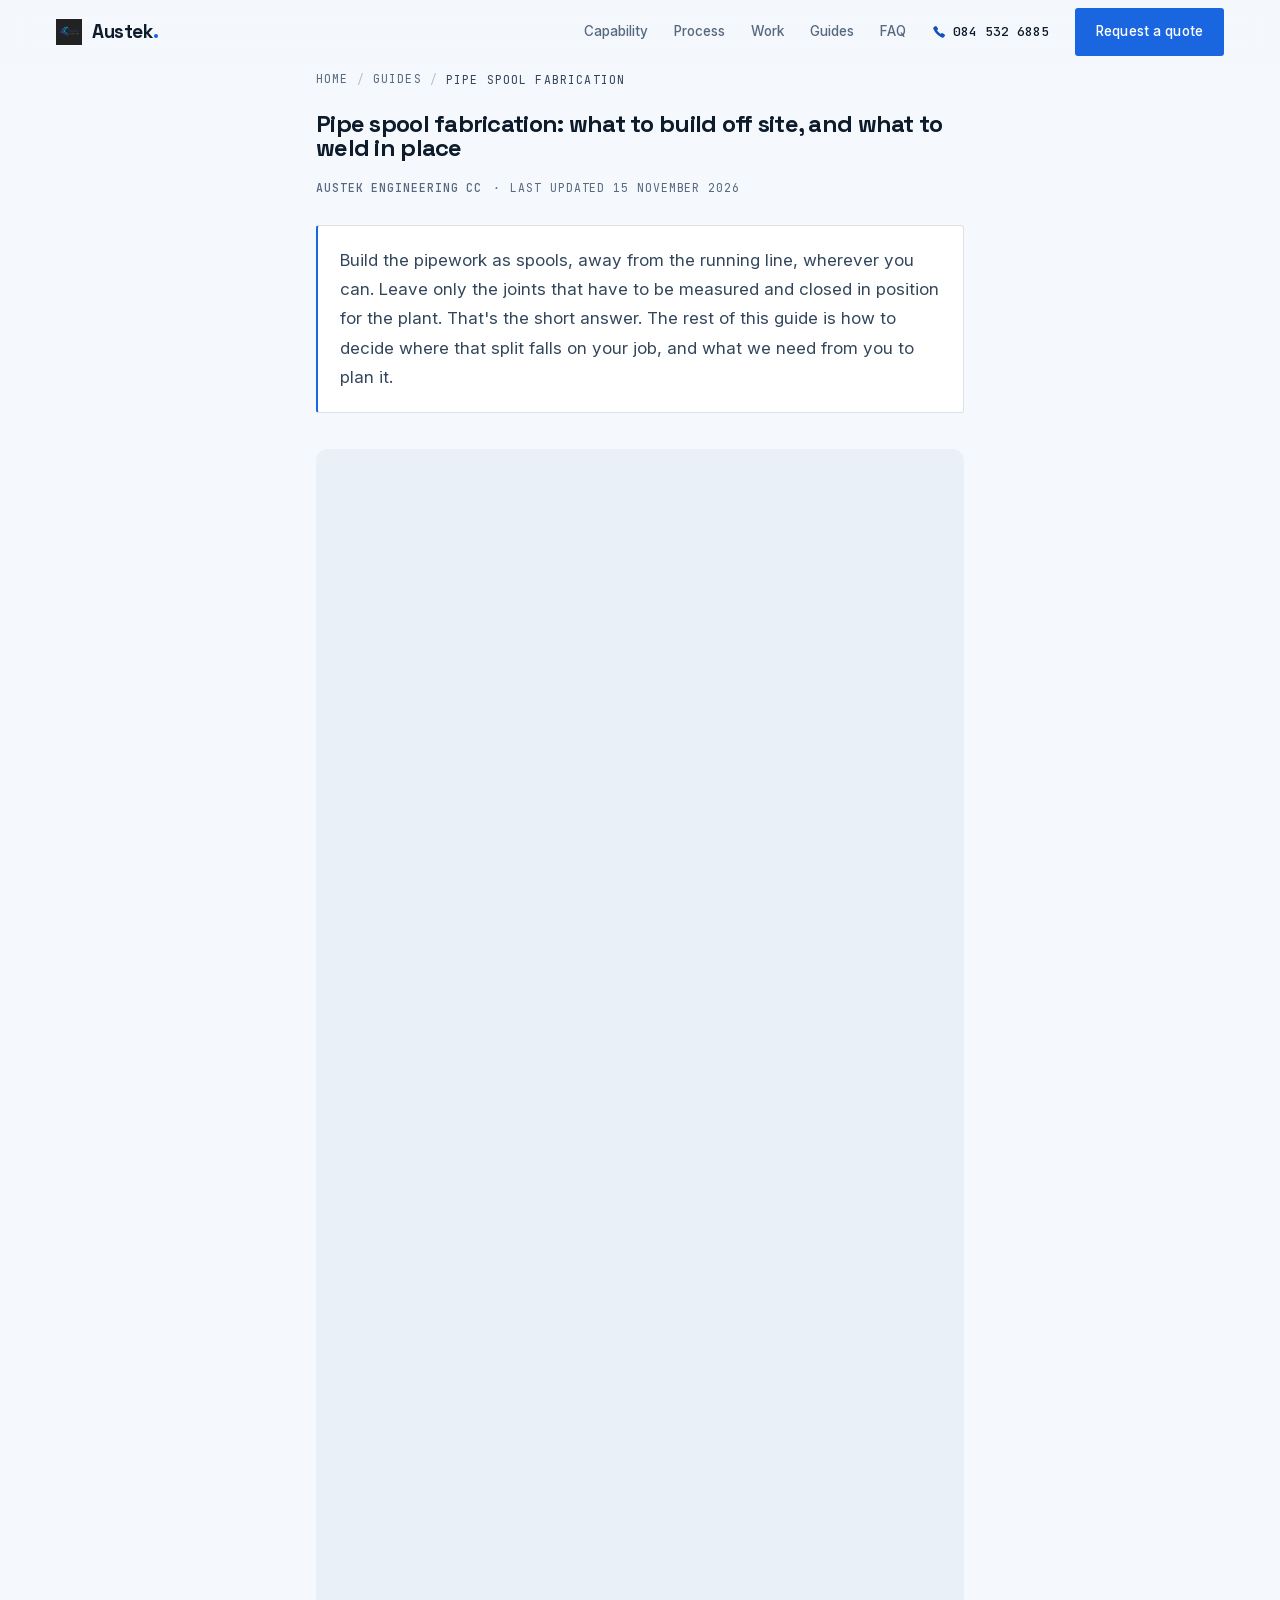
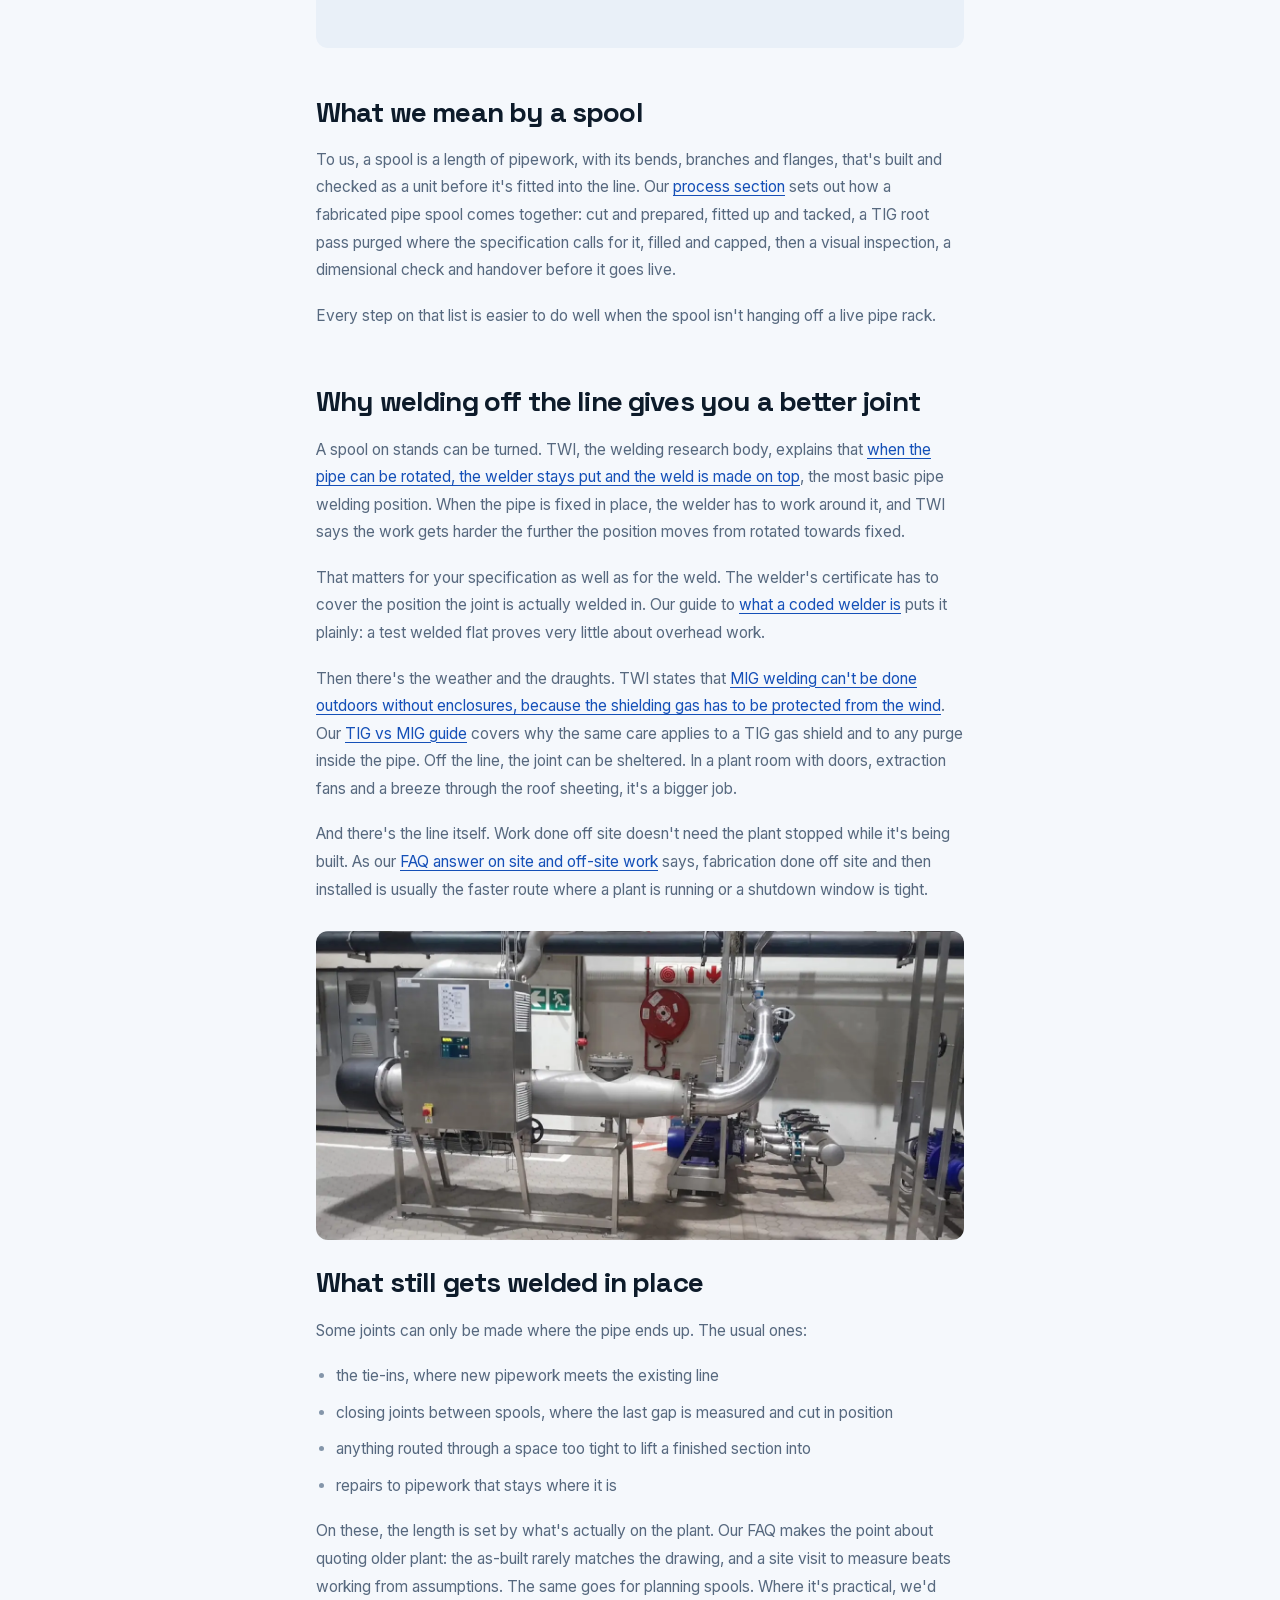
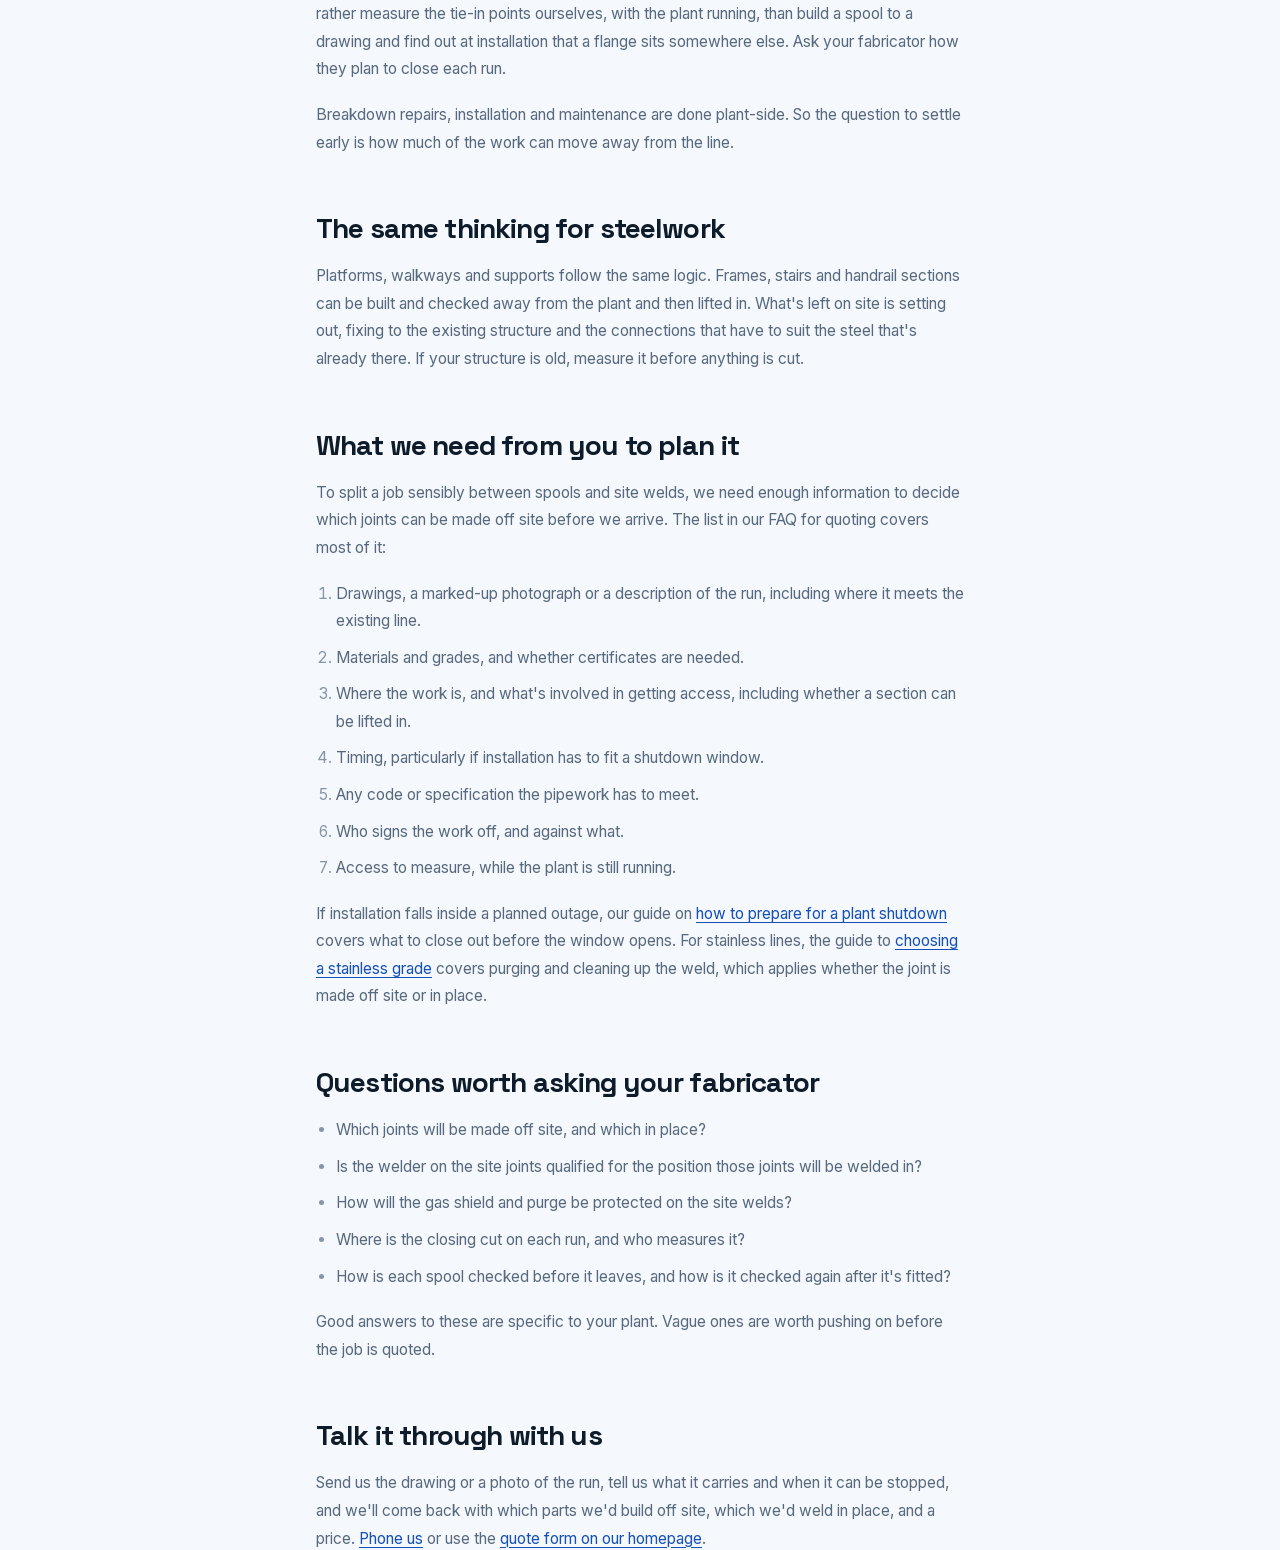
<file: blog/pipe-spool-fabrication/index.html>
<!doctype html>
<html lang="en-ZA">
<head>
<meta charset="utf-8">
<meta name="viewport" content="width=device-width, initial-scale=1">
<script async src="https://www.googletagmanager.com/gtag/js?id=G-FDWZPK8DP4"></script>
<script>window.dataLayer = window.dataLayer || []; function gtag(){dataLayer.push(arguments);} gtag('js', new Date()); gtag('config', 'G-FDWZPK8DP4');</script>
<title>Pipe spool fabrication: what to build off site, what on site | Austek</title>
<meta name="description" content="How to split plant pipework between spools fabricated off site and joints welded in place, and what a fabricator needs from the plant to plan it.">
<meta name="theme-color" content="#0d1b2a">
<link rel="canonical" href="https://austekengineering.co.za/blog/pipe-spool-fabrication/">

<meta property="og:type" content="article">
<meta property="og:title" content="Pipe spool fabrication: what to build off site, and what to weld in place">
<meta property="og:description" content="How to split plant pipework between spools fabricated off site and joints welded in place, and what a fabricator needs from the plant to plan it.">
<meta property="og:image" content="https://austekengineering.co.za/assets/img/blog/pipe-spool-off-site-vs-in-place.webp">
<meta property="og:image:width" content="1600">
<meta property="og:image:height" content="787">
<meta property="og:url" content="https://austekengineering.co.za/blog/pipe-spool-fabrication/">
<meta property="og:locale" content="en_ZA">
<meta name="twitter:card" content="summary_large_image">


<link rel="icon" href="/assets/img/favicon.svg?v=4" type="image/svg+xml">
<link rel="apple-touch-icon" href="/assets/img/austek-logo.png">

<link rel="stylesheet" href="/assets/css/styles.css?v=13">
<link rel="stylesheet" href="/assets/css/pages.css?v=6">


<script type="application/ld+json">
{
  "@context":"https://schema.org",
  "@type":"BlogPosting",
  "headline":"Pipe spool fabrication: what to build off site, and what to weld in place",
  "description":"How to split plant pipework between spools fabricated off site and joints welded in place, and what a fabricator needs from the plant to plan it.",
  "datePublished":"2026-11-15",
  "dateModified":"2026-11-15",
  "inLanguage":"en-ZA",
  "image":"https://austekengineering.co.za/assets/img/blog/pipe-spool-off-site-vs-in-place.webp",
  "mainEntityOfPage":{"@type":"WebPage","@id":"https://austekengineering.co.za/blog/pipe-spool-fabrication/"},
  "author":{"@type":"Organization","name":"Austek Engineering CC","@id":"https://austekengineering.co.za/#business"},
  "publisher":{"@type":"Organization","name":"Austek Engineering CC","@id":"https://austekengineering.co.za/#business"}
}
</script>
<script type="application/ld+json">
{
  "@context":"https://schema.org",
  "@type":"BreadcrumbList",
  "itemListElement":[
    {"@type":"ListItem","position":1,"name":"Home","item":"https://austekengineering.co.za/"},
    {"@type":"ListItem","position":2,"name":"Guides","item":"https://austekengineering.co.za/blog/"},
    {"@type":"ListItem","position":3,"name":"Pipe spool fabrication"}
  ]
}
</script>
<script type="text/javascript">(function(c,l,a,r,i,t,y){c[a]=c[a]||function(){(c[a].q=c[a].q||[]).push(arguments)};t=l.createElement(r);t.async=1;t.src="https://www.clarity.ms/tag/"+i;y=l.getElementsByTagName(r)[0];y.parentNode.insertBefore(t,y);})(window, document, "clarity", "script", "yxicixf503");</script>
</head>
<body>

<a class="skip" href="#main">Skip to content</a>

<header class="hdr" id="hdr">
  <div class="wrap hdr__in">
    <a class="brand" href="/" aria-label="Austek Engineering home">
      <img src="/assets/img/austek-logo.png" alt="" width="250" height="250" decoding="async">
      <span class="brand__name">Austek<span class="brand__dot">.</span></span>
    </a>

    <nav class="nav" id="nav" aria-label="Primary">
      <a href="/#capability">Capability</a>
      <a href="/#process">Process</a>
      <a href="/#work">Work</a>
      <a href="/blog/">Guides</a>
      <a href="/faq/">FAQ</a>
      <a class="nav__call" href="tel:+27845326885">
        <svg viewBox="0 0 16 16" width="14" height="14" aria-hidden="true"><path fill="currentColor" d="M5.2 1.6a1.2 1.2 0 0 0-1.6-.3L2.3 2.2C1.5 2.8 1.2 3.9 1.7 4.8a19.7 19.7 0 0 0 9.5 9.5c.9.5 2 .2 2.6-.6l.9-1.3a1.2 1.2 0 0 0-.3-1.6l-2.2-1.5a1.2 1.2 0 0 0-1.5.2l-.8.8a15.6 15.6 0 0 1-4.2-4.2l.8-.8a1.2 1.2 0 0 0 .2-1.5L5.2 1.6Z"/></svg>
        084 532 6885
      </a>
      <a class="btn btn--arc" href="/#contact">Request a quote</a>
    </nav>

    <button class="burger" id="burger" aria-expanded="false" aria-controls="nav" aria-label="Open menu">
      <span></span><span></span><span></span>
    </button>
  </div>
</header>

<main id="main">
  <article class="post">
    <div class="wrap post__in">

      <nav class="crumb" aria-label="Breadcrumb">
        <a href="/">Home</a> <i>/</i>
        <a href="/blog/">Guides</a> <i>/</i>
        <span aria-current="page">Pipe spool fabrication</span>
      </nav>

      <h1>Pipe spool fabrication: what to build off site, and what to weld in place</h1>

      <p class="post__meta">
        <b>Austek Engineering CC</b> <i aria-hidden="true">&middot;</i> Last updated 15 November 2026
      </p>

      <p class="answer">
        Build the pipework as spools, away from the running line, wherever you can. Leave only the joints that have to be measured and closed in position for the plant. That's the short answer. The rest of this guide is how to decide where that split falls on your job, and what we need from you to plan it.
      </p>

      <figure class="post__fig post__fig--lead">
        <picture>
          <source media="(max-width: 640px)" srcset="/assets/img/blog/pipe-spool-off-site-vs-in-place-phone.webp" width="1080" height="1998">
          <img src="/assets/img/blog/pipe-spool-off-site-vs-in-place.webp" width="1600" height="787" alt="Diagram: off site, as spools: cut and prepared, fitted up and tacked, TIG root pass purged where the specification calls for it, filled and capped, visual inspection and dimensional check. In place on the plant: tie-ins to the existing line, closing joints measured and cut in position, runs too tight to lift a section into, and repairs to pipework that stays where it is." loading="eager" fetchpriority="high" decoding="async">
        </picture>
      </figure>

      <div class="rtxt">

        <h2>What we mean by a spool</h2>
        <p>To us, a spool is a length of pipework, with its bends, branches and flanges, that's built and checked as a unit before it's fitted into the line. Our <a href="https://austekengineering.co.za/#process">process section</a> sets out how a fabricated pipe spool comes together: cut and prepared, fitted up and tacked, a TIG root pass purged where the specification calls for it, filled and capped, then a visual inspection, a dimensional check and handover before it goes live.</p>
        <p>Every step on that list is easier to do well when the spool isn't hanging off a live pipe rack.</p>
        <h2>Why welding off the line gives you a better joint</h2>
        <p>A spool on stands can be turned. TWI, the welding research body, explains that <a href="https://www.twi-global.com/technical-knowledge/faqs/what-is-pipe-welding">when the pipe can be rotated, the welder stays put and the weld is made on top</a>, the most basic pipe welding position. When the pipe is fixed in place, the welder has to work around it, and TWI says the work gets harder the further the position moves from rotated towards fixed.</p>
        <p>That matters for your specification as well as for the weld. The welder's certificate has to cover the position the joint is actually welded in. Our guide to <a href="https://austekengineering.co.za/blog/what-is-a-coded-welder/">what a coded welder is</a> puts it plainly: a test welded flat proves very little about overhead work.</p>
        <p>Then there's the weather and the draughts. TWI states that <a href="https://www.twi-global.com/technical-knowledge/faqs/faq-what-is-mig-mag-welding">MIG welding can't be done outdoors without enclosures, because the shielding gas has to be protected from the wind</a>. Our <a href="https://austekengineering.co.za/blog/tig-vs-mig-welding/">TIG vs MIG guide</a> covers why the same care applies to a TIG gas shield and to any purge inside the pipe. Off the line, the joint can be sheltered. In a plant room with doors, extraction fans and a breeze through the roof sheeting, it's a bigger job.</p>
        <p>And there's the line itself. Work done off site doesn't need the plant stopped while it's being built. As our <a href="https://austekengineering.co.za/faq/">FAQ answer on site and off-site work</a> says, fabrication done off site and then installed is usually the faster route where a plant is running or a shutdown window is tight.</p>
        <figure class="post__fig">
          <img src="/assets/img/blog/austek-hygienic-plant-room-pipework.webp" width="1400" height="668" alt="Stainless steel pipework, pumps and a control cabinet in a hygienic plant room, installed by Austek." loading="lazy" decoding="async">
        </figure>
        <h2>What still gets welded in place</h2>
        <p>Some joints can only be made where the pipe ends up. The usual ones:</p>
        <ul>
          <li>the tie-ins, where new pipework meets the existing line</li>
          <li>closing joints between spools, where the last gap is measured and cut in position</li>
          <li>anything routed through a space too tight to lift a finished section into</li>
          <li>repairs to pipework that stays where it is</li>
        </ul>
        <p>On these, the length is set by what's actually on the plant. Our FAQ makes the point about quoting older plant: the as-built rarely matches the drawing, and a site visit to measure beats working from assumptions. The same goes for planning spools. Where it's practical, we'd rather measure the tie-in points ourselves, with the plant running, than build a spool to a drawing and find out at installation that a flange sits somewhere else. Ask your fabricator how they plan to close each run.</p>
        <p>Breakdown repairs, installation and maintenance are done plant-side. So the question to settle early is how much of the work can move away from the line.</p>
        <h2>The same thinking for steelwork</h2>
        <p>Platforms, walkways and supports follow the same logic. Frames, stairs and handrail sections can be built and checked away from the plant and then lifted in. What's left on site is setting out, fixing to the existing structure and the connections that have to suit the steel that's already there. If your structure is old, measure it before anything is cut.</p>
        <h2>What we need from you to plan it</h2>
        <p>To split a job sensibly between spools and site welds, we need enough information to decide which joints can be made off site before we arrive. The list in our FAQ for quoting covers most of it:</p>
        <ol>
          <li>Drawings, a marked-up photograph or a description of the run, including where it meets the existing line.</li>
          <li>Materials and grades, and whether certificates are needed.</li>
          <li>Where the work is, and what's involved in getting access, including whether a section can be lifted in.</li>
          <li>Timing, particularly if installation has to fit a shutdown window.</li>
          <li>Any code or specification the pipework has to meet.</li>
          <li>Who signs the work off, and against what.</li>
          <li>Access to measure, while the plant is still running.</li>
        </ol>
        <p>If installation falls inside a planned outage, our guide on <a href="https://austekengineering.co.za/blog/plant-shutdown-preparation/">how to prepare for a plant shutdown</a> covers what to close out before the window opens. For stainless lines, the guide to <a href="https://austekengineering.co.za/blog/304-vs-316-stainless-steel/">choosing a stainless grade</a> covers purging and cleaning up the weld, which applies whether the joint is made off site or in place.</p>
        <h2>Questions worth asking your fabricator</h2>
        <ul>
          <li>Which joints will be made off site, and which in place?</li>
          <li>Is the welder on the site joints qualified for the position those joints will be welded in?</li>
          <li>How will the gas shield and purge be protected on the site welds?</li>
          <li>Where is the closing cut on each run, and who measures it?</li>
          <li>How is each spool checked before it leaves, and how is it checked again after it's fitted?</li>
        </ul>
        <p>Good answers to these are specific to your plant. Vague ones are worth pushing on before the job is quoted.</p>
        <h2>Talk it through with us</h2>
        <p>Send us the drawing or a photo of the run, tell us what it carries and when it can be stopped, and we'll come back with which parts we'd build off site, which we'd weld in place, and a price. <a href="tel:+27845326885">Phone us</a> or use the <a href="https://austekengineering.co.za/#contact">quote form on our homepage</a>.</p>
        <p><em>This guide is written in general terms. How a specific line is fabricated and welded should follow the welding procedure and any code or specification that applies to your plant.</em></p>

      </div>

      <aside class="pcta">
        <div class="pcta__row">
          <a class="btn btn--arc btn--lg" href="https://austekengineering.co.za/#contact">Request a quote</a>
        </div>
      </aside>

    </div>
  </article>
</main>

<footer class="ftr">
  <div class="wrap ftr__in">
    <div class="ftr__brand">
      <img src="/assets/img/austek-logo.png" alt="" width="250" height="250" decoding="async" loading="lazy">
      <p><b>Austek Engineering CC</b><br>Coded welding &amp; stainless fabrication<br>Brakpan, Gauteng &middot; Est. 1995</p>
    </div>
    <nav class="ftr__nav" aria-label="Footer">
      <div>
        <h2>Company</h2>
        <a href="/#capability">Capability</a>
        <a href="/#process">Process</a>
        <a href="/#work">Work</a>
        <a href="/#about">About</a>
        <a href="/privacy/">Privacy Policy</a>
      </div>
      <div>
        <h2>Guides</h2>
        <a href="/blog/">All guides</a>
        <a href="/blog/what-is-a-coded-welder/">Coded welding</a>
        <a href="/blog/304-vs-316-stainless-steel/">304 vs 316 stainless</a>
        <a href="/blog/plant-shutdown-preparation/">Shutdown planning</a>
        <a href="/blog/tig-vs-mig-welding/">TIG vs MIG welding</a>
        <a href="/blog/pipe-spool-fabrication/">Pipe spool fabrication</a>
        <a href="/faq/">FAQ</a>
      </div>
      <div>
        <h2>Contact</h2>
        <a href="tel:+27845326885">084 532 6885</a>
        <a href="tel:+27837455505">083 745 5505</a>
        <a href="mailto:ykhunoo@yahoo.com">ykhunoo@yahoo.com</a>
        <a href="/#contact">Request a quote</a>
      </div>
    </nav>
  </div>
  <div class="wrap ftr__base">
    <p>&copy; <span id="yr">2026</span> Austek Engineering CC &middot; CK 96/26279/23<span class="ftr__sep" aria-hidden="true"> &middot; </span><span class="ftr__credit">Website by <a href="https://www.positionxero.com/">Position Xero</a></span></p>
    <p>15 Milner Avenue, Brakpan, Gauteng, 1541</p>
  </div>
  <div class="wrap ftr__source">
    <a class="pref-source" href="https://www.google.com/preferences/source?q=austekengineering.co.za" target="_blank" rel="noopener" aria-label="Add Austek Engineering as a preferred source on Google">
      <img src="/assets/img/google-preferred-source-light.png" width="190" height="60" alt="Add as a preferred source on Google" loading="lazy" decoding="async">
    </a>
  </div>
</footer>

<a class="callfab" href="tel:+27845326885" aria-label="Call Austek Engineering">
  <svg viewBox="0 0 16 16" width="20" height="20" aria-hidden="true"><path fill="currentColor" d="M5.2 1.6a1.2 1.2 0 0 0-1.6-.3L2.3 2.2C1.5 2.8 1.2 3.9 1.7 4.8a19.7 19.7 0 0 0 9.5 9.5c.9.5 2 .2 2.6-.6l.9-1.3a1.2 1.2 0 0 0-.3-1.6l-2.2-1.5a1.2 1.2 0 0 0-1.5.2l-.8.8a15.6 15.6 0 0 1-4.2-4.2l.8-.8a1.2 1.2 0 0 0 .2-1.5L5.2 1.6Z"/></svg>
</a>

<script src="/assets/js/main.js?v=5" defer></script>
</body>
</html>
</file>
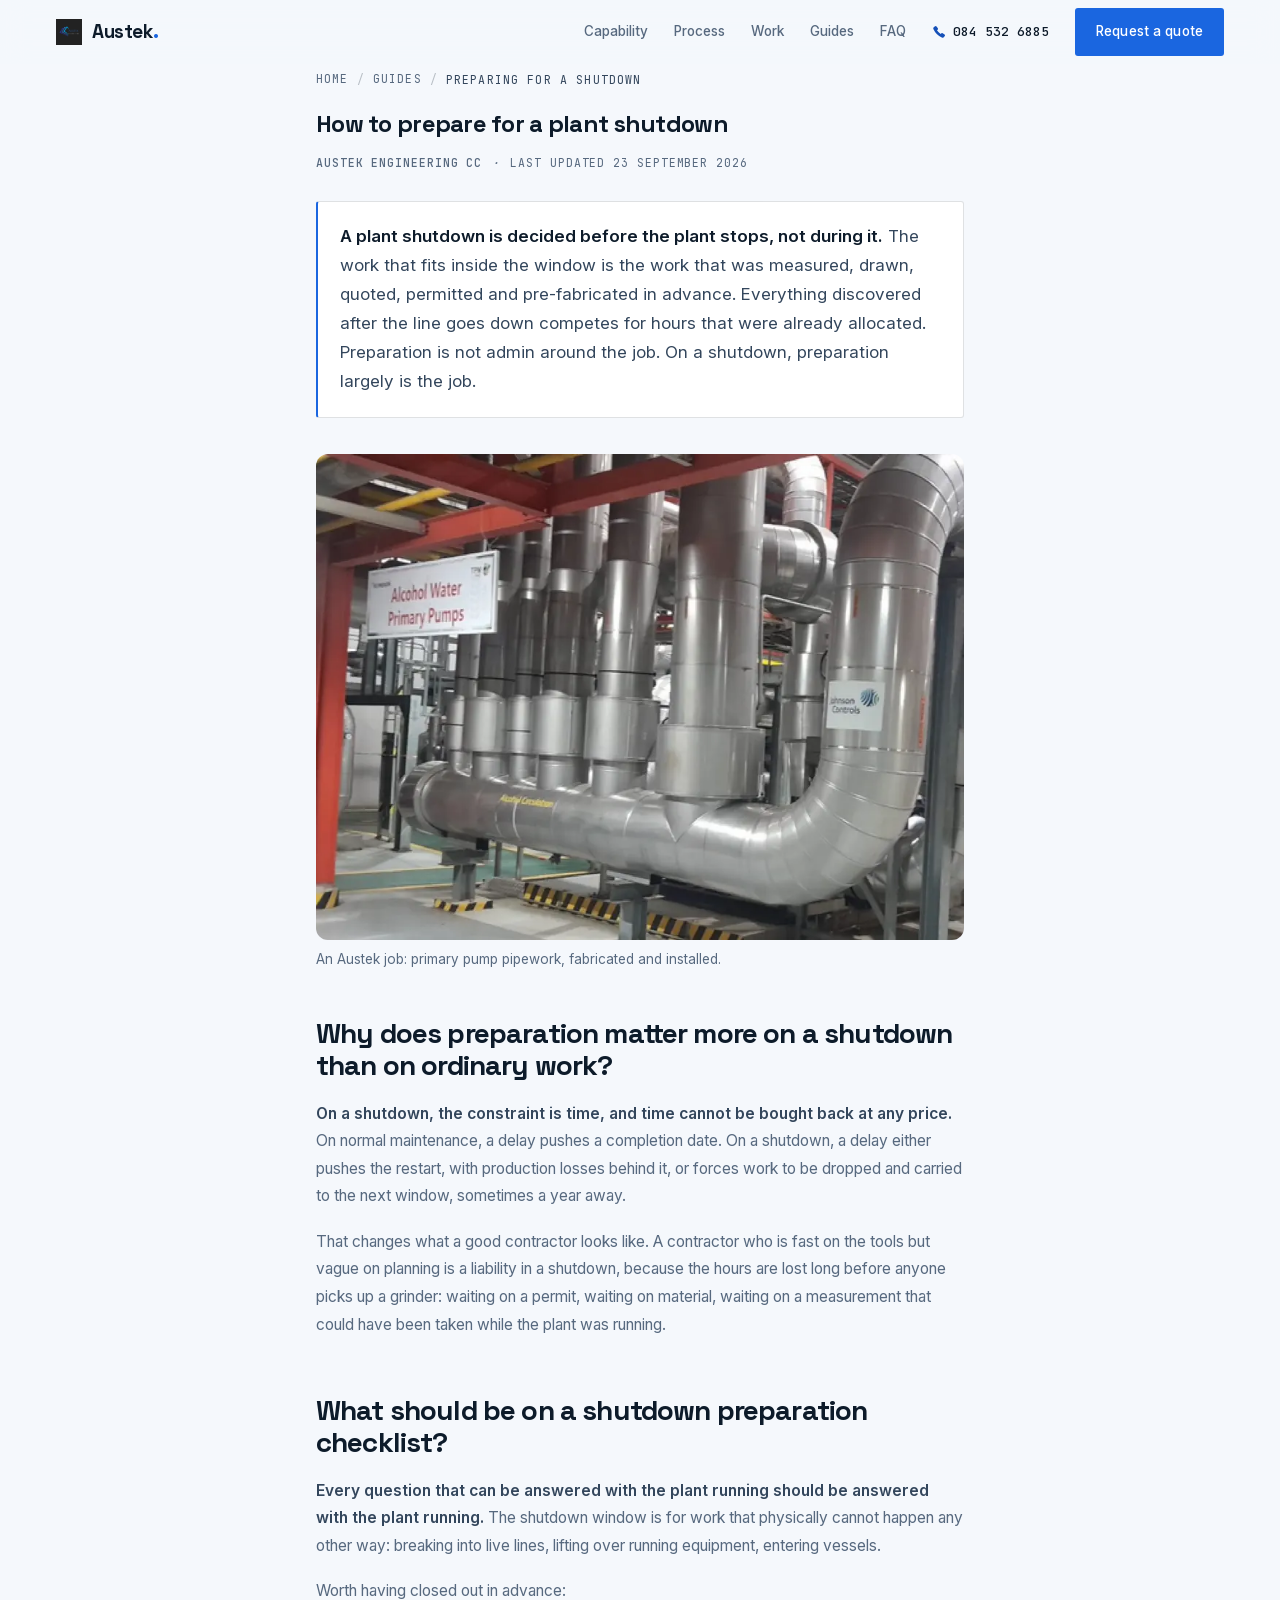
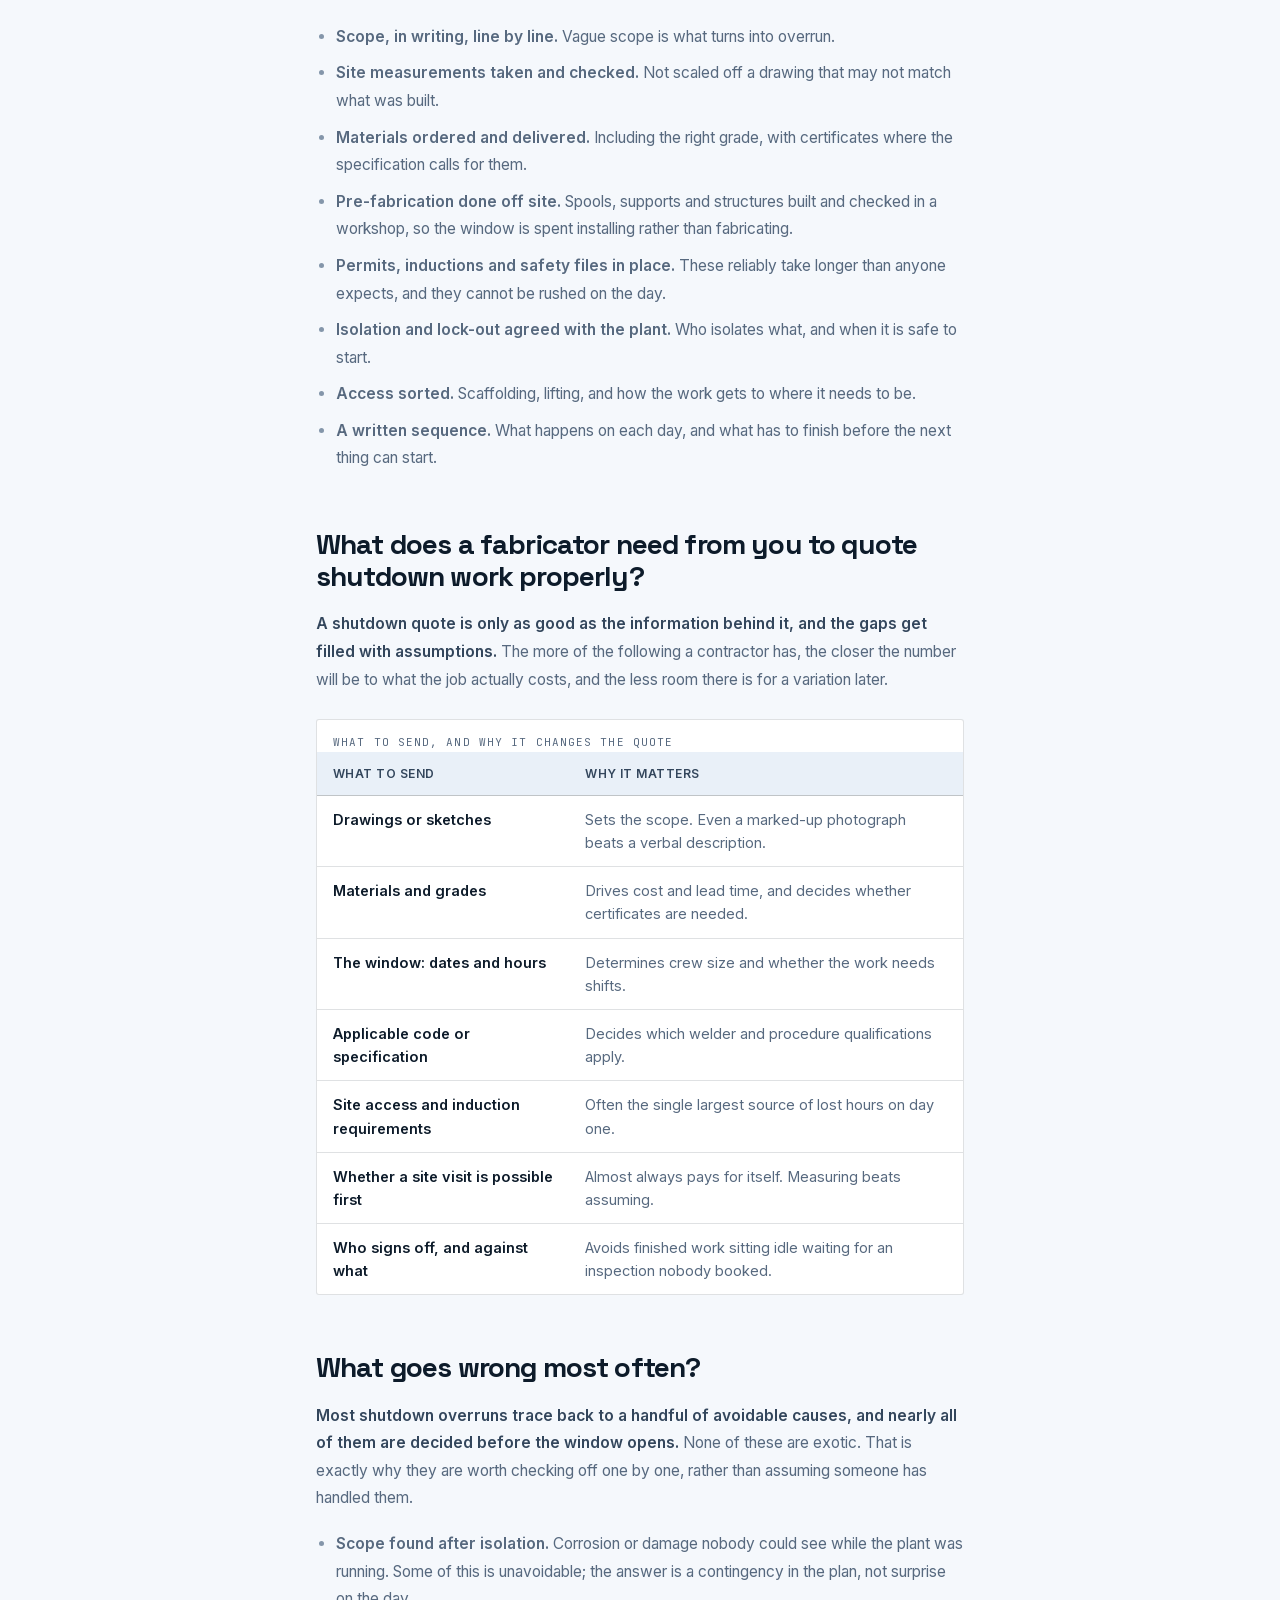
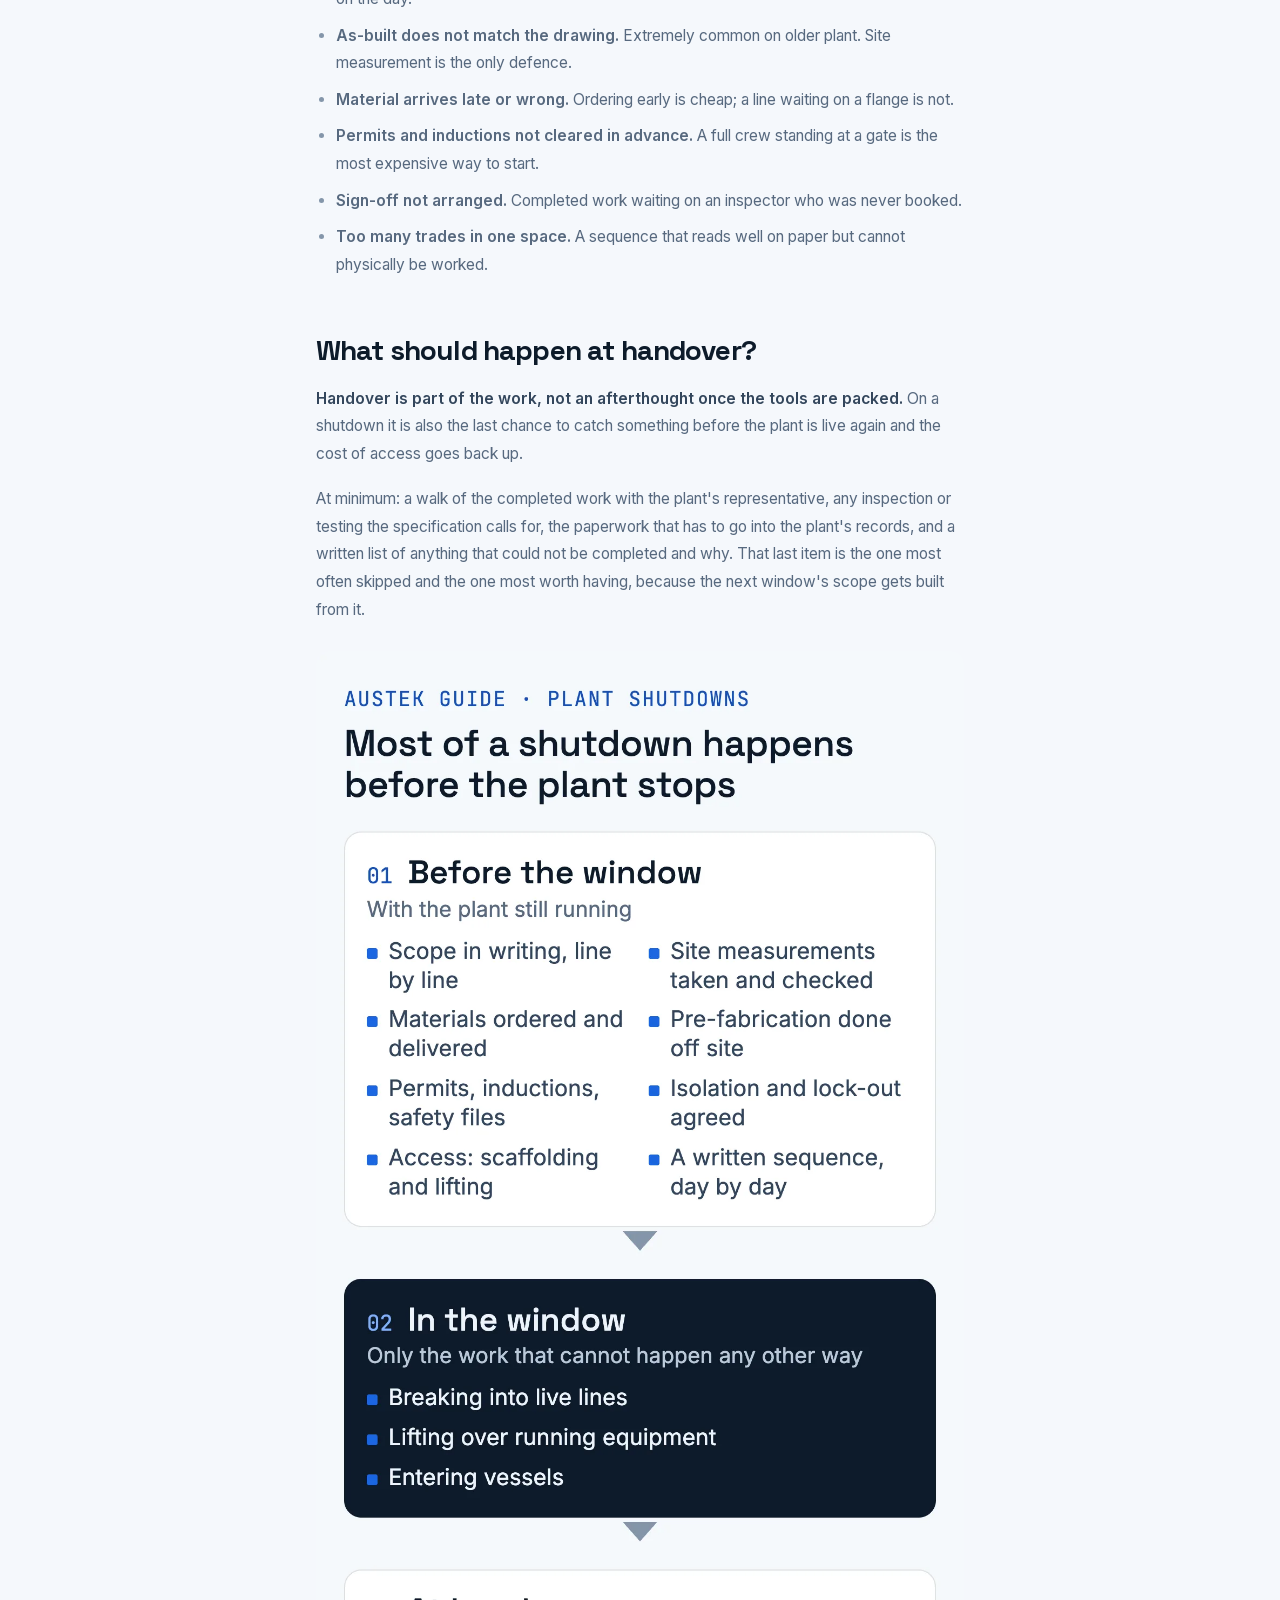
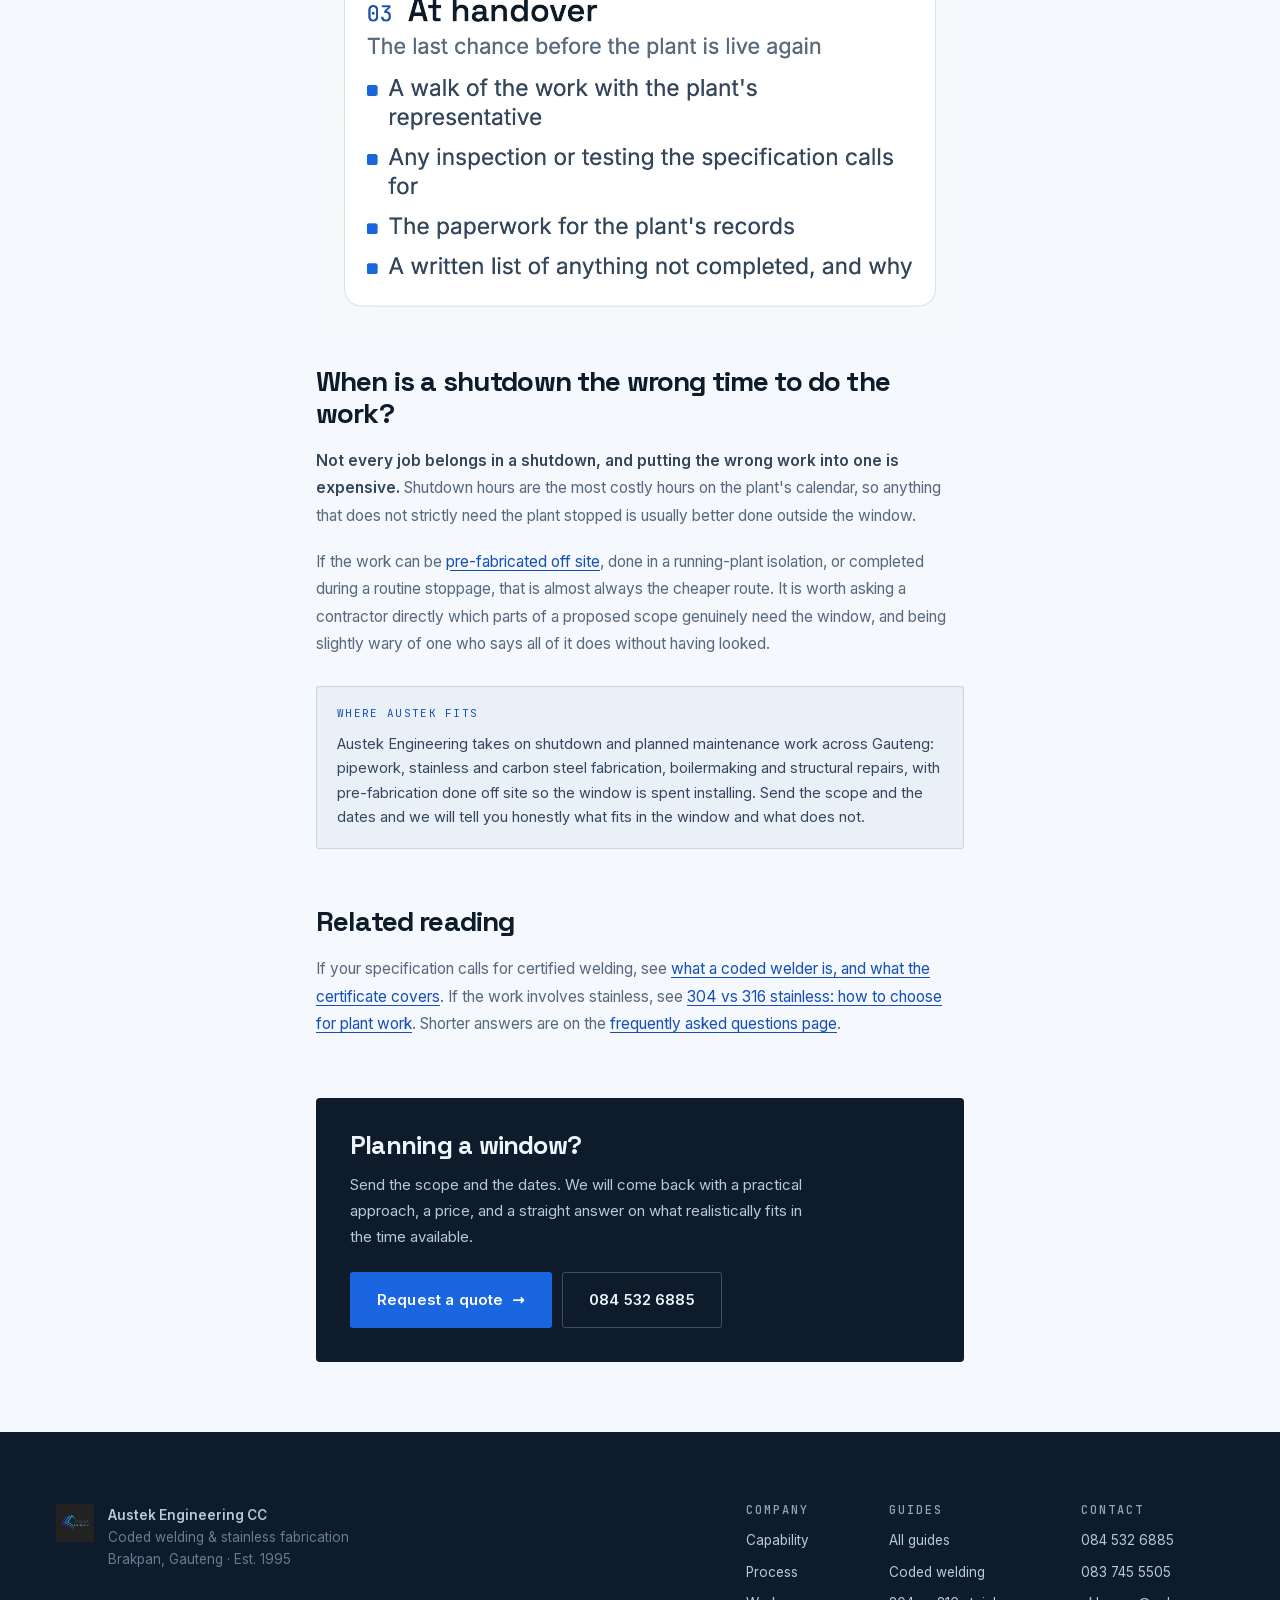
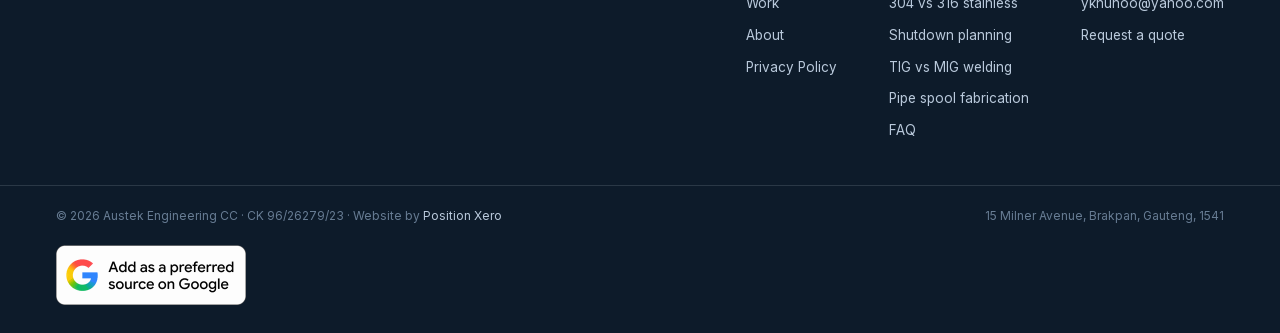
<file: blog/plant-shutdown-preparation/index.html>
<!doctype html>
<html lang="en-ZA">
<head>
<meta charset="utf-8">
<meta name="viewport" content="width=device-width, initial-scale=1">
<script async src="https://www.googletagmanager.com/gtag/js?id=G-FDWZPK8DP4"></script>
<script>window.dataLayer = window.dataLayer || []; function gtag(){dataLayer.push(arguments);} gtag('js', new Date()); gtag('config', 'G-FDWZPK8DP4');</script>
<title>How to Prepare for a Plant Shutdown: A Checklist | Austek</title>
<meta name="description" content="Shutdown work is decided before the plant stops. What to close out in advance, what a fabricator needs to quote, and the delays that cost the most time.">
<meta name="theme-color" content="#0d1b2a">
<link rel="canonical" href="https://austekengineering.co.za/blog/plant-shutdown-preparation/">

<meta property="og:type" content="article">
<meta property="og:title" content="How to Prepare for a Plant Shutdown">
<meta property="og:description" content="Shutdown work is won or lost before the plant stops. What to decide in advance, and the delays that cost the most time.">
<meta property="og:image" content="https://austekengineering.co.za/assets/img/blog/austek-primary-pump-pipework.webp">
<meta property="og:image:width" content="890">
<meta property="og:image:height" content="668">
<meta property="og:url" content="https://austekengineering.co.za/blog/plant-shutdown-preparation/">
<meta property="og:locale" content="en_ZA">
<meta name="twitter:card" content="summary_large_image">

<link rel="icon" href="/assets/img/favicon.svg?v=4" type="image/svg+xml">
<link rel="apple-touch-icon" href="/assets/img/austek-logo.png">

<link rel="stylesheet" href="/assets/css/styles.css?v=13">
<link rel="stylesheet" href="/assets/css/pages.css?v=6">

<script type="application/ld+json">
{
  "@context":"https://schema.org",
  "@type":"BlogPosting",
  "headline":"How to prepare for a plant shutdown",
  "description":"Shutdown work is won or lost before the plant stops. What to decide in advance, what a fabricator needs to quote properly, and the delays that cost the most time.",
  "datePublished":"2026-09-23",
  "dateModified":"2026-09-23",
  "inLanguage":"en-ZA",
  "image":"https://austekengineering.co.za/assets/img/blog/austek-primary-pump-pipework.webp",
  "mainEntityOfPage":{"@type":"WebPage","@id":"https://austekengineering.co.za/blog/plant-shutdown-preparation/"},
  "author":{"@type":"Organization","name":"Austek Engineering CC","@id":"https://austekengineering.co.za/#business"},
  "publisher":{"@type":"Organization","name":"Austek Engineering CC","@id":"https://austekengineering.co.za/#business"},
  "about":["Plant shutdown","Plant maintenance","Industrial maintenance","Pipefitting"]
}
</script>
<script type="application/ld+json">
{
  "@context":"https://schema.org",
  "@type":"BreadcrumbList",
  "itemListElement":[
    {"@type":"ListItem","position":1,"name":"Home","item":"https://austekengineering.co.za/"},
    {"@type":"ListItem","position":2,"name":"Guides","item":"https://austekengineering.co.za/blog/"},
    {"@type":"ListItem","position":3,"name":"Preparing for a shutdown"}
  ]
}
</script>
<script type="text/javascript">(function(c,l,a,r,i,t,y){c[a]=c[a]||function(){(c[a].q=c[a].q||[]).push(arguments)};t=l.createElement(r);t.async=1;t.src="https://www.clarity.ms/tag/"+i;y=l.getElementsByTagName(r)[0];y.parentNode.insertBefore(t,y);})(window, document, "clarity", "script", "yxicixf503");</script>
</head>
<body>

<a class="skip" href="#main">Skip to content</a>

<header class="hdr" id="hdr">
  <div class="wrap hdr__in">
    <a class="brand" href="/" aria-label="Austek Engineering home">
      <img src="/assets/img/austek-logo.png" alt="" width="250" height="250" decoding="async">
      <span class="brand__name">Austek<span class="brand__dot">.</span></span>
    </a>

    <nav class="nav" id="nav" aria-label="Primary">
      <a href="/#capability">Capability</a>
      <a href="/#process">Process</a>
      <a href="/#work">Work</a>
      <a href="/blog/">Guides</a>
      <a href="/faq/">FAQ</a>
      <a class="nav__call" href="tel:+27845326885">
        <svg viewBox="0 0 16 16" width="14" height="14" aria-hidden="true"><path fill="currentColor" d="M5.2 1.6a1.2 1.2 0 0 0-1.6-.3L2.3 2.2C1.5 2.8 1.2 3.9 1.7 4.8a19.7 19.7 0 0 0 9.5 9.5c.9.5 2 .2 2.6-.6l.9-1.3a1.2 1.2 0 0 0-.3-1.6l-2.2-1.5a1.2 1.2 0 0 0-1.5.2l-.8.8a15.6 15.6 0 0 1-4.2-4.2l.8-.8a1.2 1.2 0 0 0 .2-1.5L5.2 1.6Z"/></svg>
        084 532 6885
      </a>
      <a class="btn btn--arc" href="/#contact">Request a quote</a>
    </nav>

    <button class="burger" id="burger" aria-expanded="false" aria-controls="nav" aria-label="Open menu">
      <span></span><span></span><span></span>
    </button>
  </div>
</header>

<main id="main">
  <article class="post">
    <div class="wrap post__in">

      <nav class="crumb" aria-label="Breadcrumb">
        <a href="/">Home</a> <i>/</i>
        <a href="/blog/">Guides</a> <i>/</i>
        <span aria-current="page">Preparing for a shutdown</span>
      </nav>

      <h1>How to prepare for a plant shutdown</h1>

      <p class="post__meta">
        <b>Austek Engineering CC</b> <i aria-hidden="true">&middot;</i> Last updated 23 September 2026
      </p>

      <p class="answer">
        <strong>A plant shutdown is decided before the plant stops, not during it.</strong> The work
        that fits inside the window is the work that was measured, drawn, quoted, permitted and
        pre-fabricated in advance. Everything discovered after the line goes down competes for hours
        that were already allocated. Preparation is not admin around the job. On a shutdown,
        preparation largely is the job.
      </p>

      <figure class="post__fig post__fig--lead">
        <img src="/assets/img/blog/austek-primary-pump-pipework.webp" width="890" height="668" alt="Large insulated pipework and primary pumps in an industrial plant, fabricated and installed by Austek." loading="eager" fetchpriority="high" decoding="async">
        <figcaption>An Austek job: primary pump pipework, fabricated and installed.</figcaption>
      </figure>

      <div class="rtxt">

        <h2>Why does preparation matter more on a shutdown than on ordinary work?</h2>
        <p>
          <strong>On a shutdown, the constraint is time, and time cannot be bought back at any
          price.</strong> On normal maintenance, a delay pushes a completion date. On a shutdown, a
          delay either pushes the restart, with production losses behind it, or forces
          work to be dropped and carried to the next window, sometimes a year away.
        </p>
        <p>
          That changes what a good contractor looks like. A contractor who is fast on the tools but vague on
          planning is a liability in a shutdown, because the hours are lost long before anyone picks
          up a grinder: waiting on a permit, waiting on material, waiting on a measurement that could
          have been taken while the plant was running.
        </p>

        <h2>What should be on a shutdown preparation checklist?</h2>
        <p>
          <strong>Every question that can be answered with the plant running should be answered with
          the plant running.</strong> The shutdown window is for work that physically cannot happen
          any other way: breaking into live lines, lifting over running equipment, entering
          vessels.
        </p>
        <p>Worth having closed out in advance:</p>
        <ul>
          <li><strong>Scope, in writing, line by line.</strong> Vague scope is what turns into overrun.</li>
          <li><strong>Site measurements taken and checked.</strong> Not scaled off a drawing that may not match what was built.</li>
          <li><strong>Materials ordered and delivered.</strong> Including the right grade, with certificates where the specification calls for them.</li>
          <li><strong>Pre-fabrication done off site.</strong> Spools, supports and structures built and checked in a workshop, so the window is spent installing rather than fabricating.</li>
          <li><strong>Permits, inductions and safety files in place.</strong> These reliably take longer than anyone expects, and they cannot be rushed on the day.</li>
          <li><strong>Isolation and lock-out agreed with the plant.</strong> Who isolates what, and when it is safe to start.</li>
          <li><strong>Access sorted.</strong> Scaffolding, lifting, and how the work gets to where it needs to be.</li>
          <li><strong>A written sequence.</strong> What happens on each day, and what has to finish before the next thing can start.</li>
        </ul>

        <h2>What does a fabricator need from you to quote shutdown work properly?</h2>
        <p>
          <strong>A shutdown quote is only as good as the information behind it, and the gaps get
          filled with assumptions.</strong> The more of the following a contractor has, the closer
          the number will be to what the job actually costs, and the less room there is for a
          variation later.
        </p>

        <div class="tw">
          <table>
            <caption>What to send, and why it changes the quote</caption>
            <thead>
              <tr>
                <th scope="col">What to send</th>
                <th scope="col">Why it matters</th>
              </tr>
            </thead>
            <tbody>
              <tr>
                <th scope="row">Drawings or sketches</th>
                <td>Sets the scope. Even a marked-up photograph beats a verbal description.</td>
              </tr>
              <tr>
                <th scope="row">Materials and grades</th>
                <td>Drives cost and lead time, and decides whether certificates are needed.</td>
              </tr>
              <tr>
                <th scope="row">The window: dates and hours</th>
                <td>Determines crew size and whether the work needs shifts.</td>
              </tr>
              <tr>
                <th scope="row">Applicable code or specification</th>
                <td>Decides which welder and procedure qualifications apply.</td>
              </tr>
              <tr>
                <th scope="row">Site access and induction requirements</th>
                <td>Often the single largest source of lost hours on day one.</td>
              </tr>
              <tr>
                <th scope="row">Whether a site visit is possible first</th>
                <td>Almost always pays for itself. Measuring beats assuming.</td>
              </tr>
              <tr>
                <th scope="row">Who signs off, and against what</th>
                <td>Avoids finished work sitting idle waiting for an inspection nobody booked.</td>
              </tr>
            </tbody>
          </table>
        </div>

        <h2>What goes wrong most often?</h2>
        <p>
          <strong>Most shutdown overruns trace back to a handful of avoidable causes, and nearly all
          of them are decided before the window opens.</strong> None of these are exotic. That is exactly why they are worth checking off one by one, rather than assuming someone has handled them.
        </p>
        <ul>
          <li><strong>Scope found after isolation.</strong> Corrosion or damage nobody could see while the plant was running. Some of this is unavoidable; the answer is a contingency in the plan, not surprise on the day.</li>
          <li><strong>As-built does not match the drawing.</strong> Extremely common on older plant. Site measurement is the only defence.</li>
          <li><strong>Material arrives late or wrong.</strong> Ordering early is cheap; a line waiting on a flange is not.</li>
          <li><strong>Permits and inductions not cleared in advance.</strong> A full crew standing at a gate is the most expensive way to start.</li>
          <li><strong>Sign-off not arranged.</strong> Completed work waiting on an inspector who was never booked.</li>
          <li><strong>Too many trades in one space.</strong> A sequence that reads well on paper but cannot physically be worked.</li>
        </ul>

        <h2>What should happen at handover?</h2>
        <p>
          <strong>Handover is part of the work, not an afterthought once the tools are packed.</strong>
          On a shutdown it is also the last chance to catch something before the plant is live again
          and the cost of access goes back up.
        </p>
        <p>
          At minimum: a walk of the completed work with the plant's representative, any inspection or
          testing the specification calls for, the paperwork that has to go into the plant's records,
          and a written list of anything that could not be completed and why. That last item is the
          one most often skipped and the one most worth having, because the next window's
          scope gets built from it.
        </p>
        <figure class="post__fig">
          <img src="/assets/img/blog/plant-shutdown-before-during-handover.webp" width="1200" height="2384" alt="Diagram of a shutdown in three stages. Before the window, with the plant running: scope in writing, site measurements, materials delivered, pre-fabrication off site, permits and inductions, isolation agreed, access sorted, a written sequence. In the window: breaking into live lines, lifting over running equipment, entering vessels. At handover: a walk of the work, inspection or testing, paperwork for the records, and a written list of anything not completed." loading="lazy" decoding="async">
        </figure>

        <h2>When is a shutdown the wrong time to do the work?</h2>
        <p>
          <strong>Not every job belongs in a shutdown, and putting the wrong work into one is
          expensive.</strong> Shutdown hours are the most costly hours on the plant's calendar, so
          anything that does not strictly need the plant stopped is usually better done outside the
          window.
        </p>
        <p>
          If the work can be <a href="/blog/pipe-spool-fabrication/">pre-fabricated off site</a>, done in a running-plant isolation, or completed
          during a routine stoppage, that is almost always the cheaper route. It is worth asking a
          contractor directly which parts of a proposed scope genuinely need the window, and
          being slightly wary of one who says all of it does without having looked.
        </p>

        <div class="note">
          <span class="note__k">Where Austek fits</span>
          <p>
            Austek Engineering takes on shutdown and planned maintenance work across Gauteng:
            pipework, stainless and carbon steel fabrication, boilermaking and structural repairs,
            with pre-fabrication done off site so the window is spent installing. Send the scope and
            the dates and we will tell you honestly what fits in the window and what does not.
          </p>
        </div>

        <h2>Related reading</h2>
        <p>
          If your specification calls for certified welding, see
          <a href="/blog/what-is-a-coded-welder/">what a coded welder is, and what the certificate covers</a>.
          If the work involves stainless, see
          <a href="/blog/304-vs-316-stainless-steel/">304 vs 316 stainless: how to choose for plant work</a>.
          Shorter answers are on the <a href="/faq/">frequently asked questions page</a>.
        </p>

      </div>

      <aside class="pcta">
        <h2>Planning a window?</h2>
        <p>
          Send the scope and the dates. We will come back with a practical approach, a price, and a
          straight answer on what realistically fits in the time available.
        </p>
        <div class="pcta__row">
          <a class="btn btn--arc btn--lg" href="/#contact">Request a quote <span aria-hidden="true">&rarr;</span></a>
          <a class="btn btn--ghost btn--lg" href="tel:+27845326885">084 532 6885</a>
        </div>
      </aside>

    </div>
  </article>
</main>

<footer class="ftr">
  <div class="wrap ftr__in">
    <div class="ftr__brand">
      <img src="/assets/img/austek-logo.png" alt="" width="250" height="250" decoding="async" loading="lazy">
      <p><b>Austek Engineering CC</b><br>Coded welding &amp; stainless fabrication<br>Brakpan, Gauteng &middot; Est. 1995</p>
    </div>
    <nav class="ftr__nav" aria-label="Footer">
      <div>
        <h2>Company</h2>
        <a href="/#capability">Capability</a>
        <a href="/#process">Process</a>
        <a href="/#work">Work</a>
        <a href="/#about">About</a>
        <a href="/privacy/">Privacy Policy</a>
      </div>
      <div>
        <h2>Guides</h2>
        <a href="/blog/">All guides</a>
        <a href="/blog/what-is-a-coded-welder/">Coded welding</a>
        <a href="/blog/304-vs-316-stainless-steel/">304 vs 316 stainless</a>
        <a href="/blog/plant-shutdown-preparation/">Shutdown planning</a>
        <a href="/blog/tig-vs-mig-welding/">TIG vs MIG welding</a>
        <a href="/blog/pipe-spool-fabrication/">Pipe spool fabrication</a>
        <a href="/faq/">FAQ</a>
      </div>
      <div>
        <h2>Contact</h2>
        <a href="tel:+27845326885">084 532 6885</a>
        <a href="tel:+27837455505">083 745 5505</a>
        <a href="mailto:ykhunoo@yahoo.com">ykhunoo@yahoo.com</a>
        <a href="/#contact">Request a quote</a>
      </div>
    </nav>
  </div>
  <div class="wrap ftr__base">
    <p>&copy; <span id="yr">2026</span> Austek Engineering CC &middot; CK 96/26279/23<span class="ftr__sep" aria-hidden="true"> &middot; </span><span class="ftr__credit">Website by <a href="https://www.positionxero.com/">Position Xero</a></span></p>
    <p>15 Milner Avenue, Brakpan, Gauteng, 1541</p>
  </div>
  <div class="wrap ftr__source">
    <a class="pref-source" href="https://www.google.com/preferences/source?q=austekengineering.co.za" target="_blank" rel="noopener" aria-label="Add Austek Engineering as a preferred source on Google">
      <img src="/assets/img/google-preferred-source-light.png" width="190" height="60" alt="Add as a preferred source on Google" loading="lazy" decoding="async">
    </a>
  </div>
</footer>

<a class="callfab" href="tel:+27845326885" aria-label="Call Austek Engineering">
  <svg viewBox="0 0 16 16" width="20" height="20" aria-hidden="true"><path fill="currentColor" d="M5.2 1.6a1.2 1.2 0 0 0-1.6-.3L2.3 2.2C1.5 2.8 1.2 3.9 1.7 4.8a19.7 19.7 0 0 0 9.5 9.5c.9.5 2 .2 2.6-.6l.9-1.3a1.2 1.2 0 0 0-.3-1.6l-2.2-1.5a1.2 1.2 0 0 0-1.5.2l-.8.8a15.6 15.6 0 0 1-4.2-4.2l.8-.8a1.2 1.2 0 0 0 .2-1.5L5.2 1.6Z"/></svg>
</a>

<script src="/assets/js/main.js?v=5" defer></script>
</body>
</html>
</file>
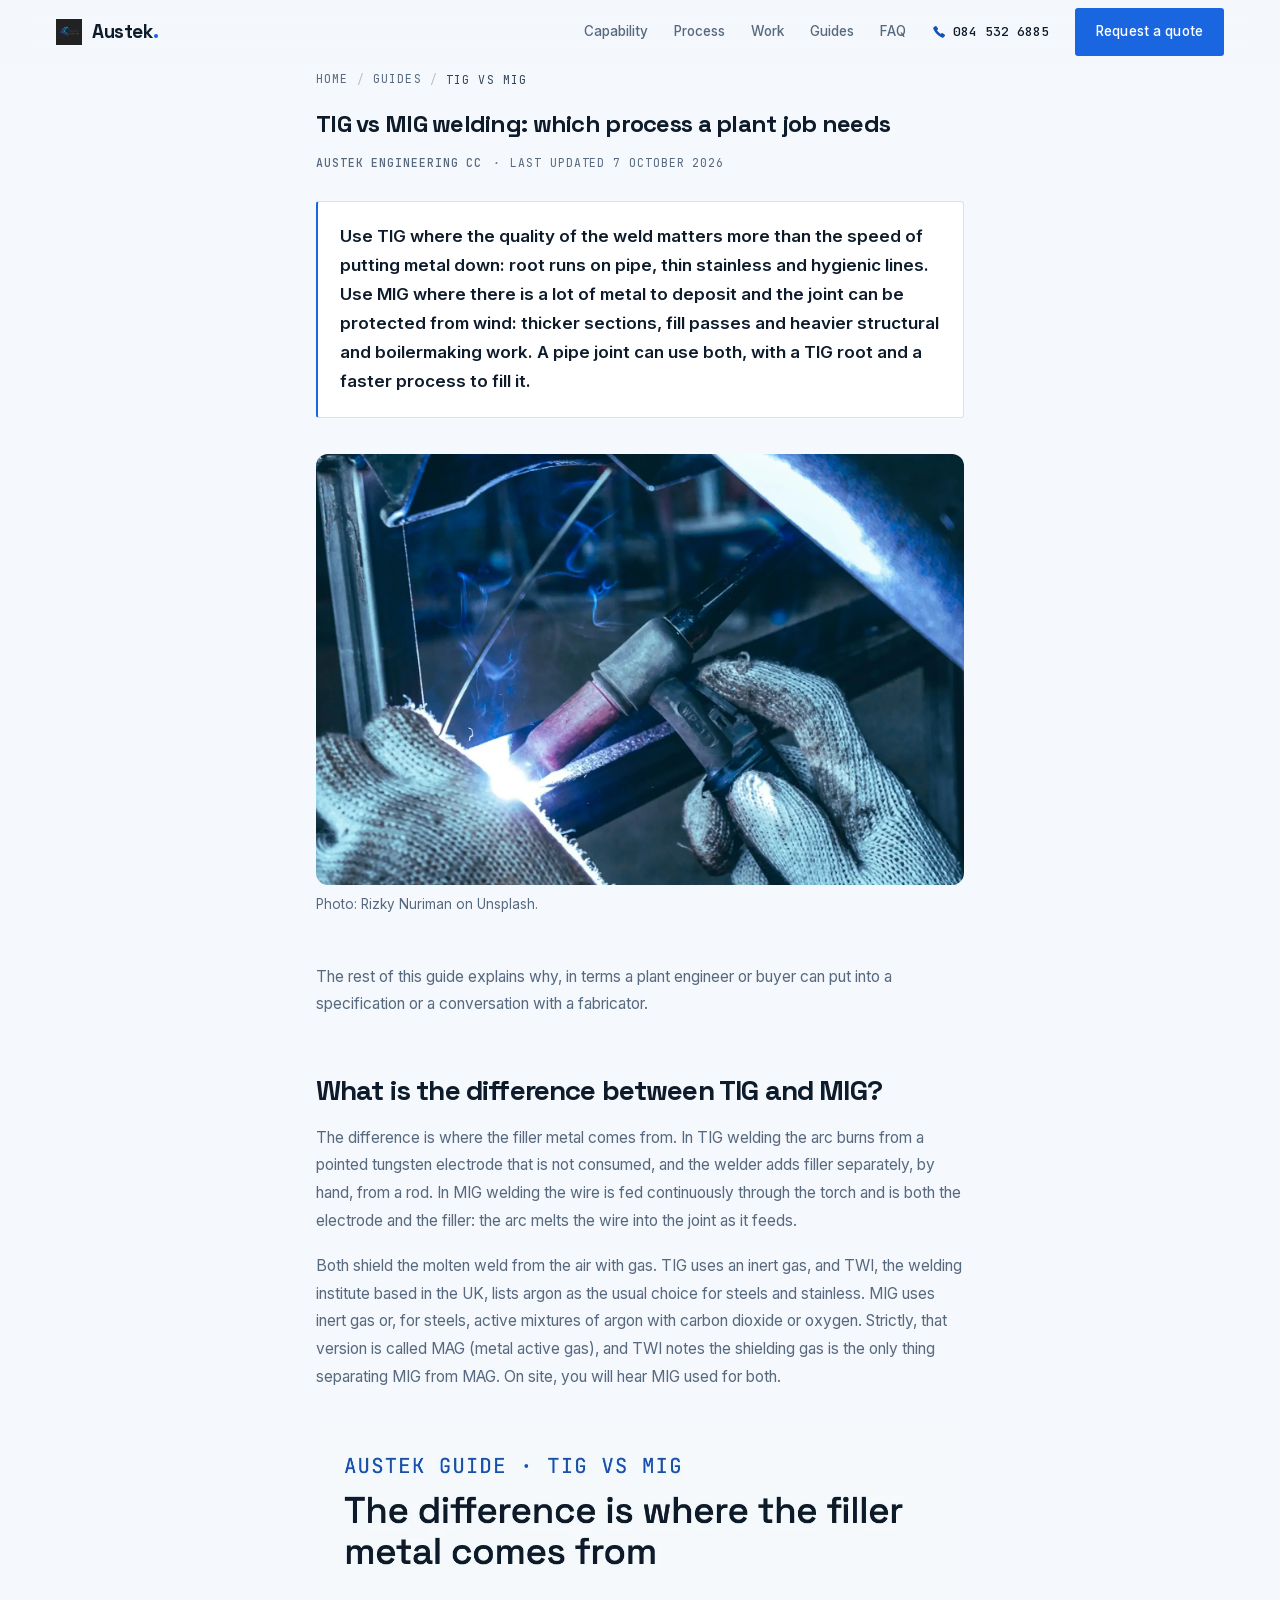
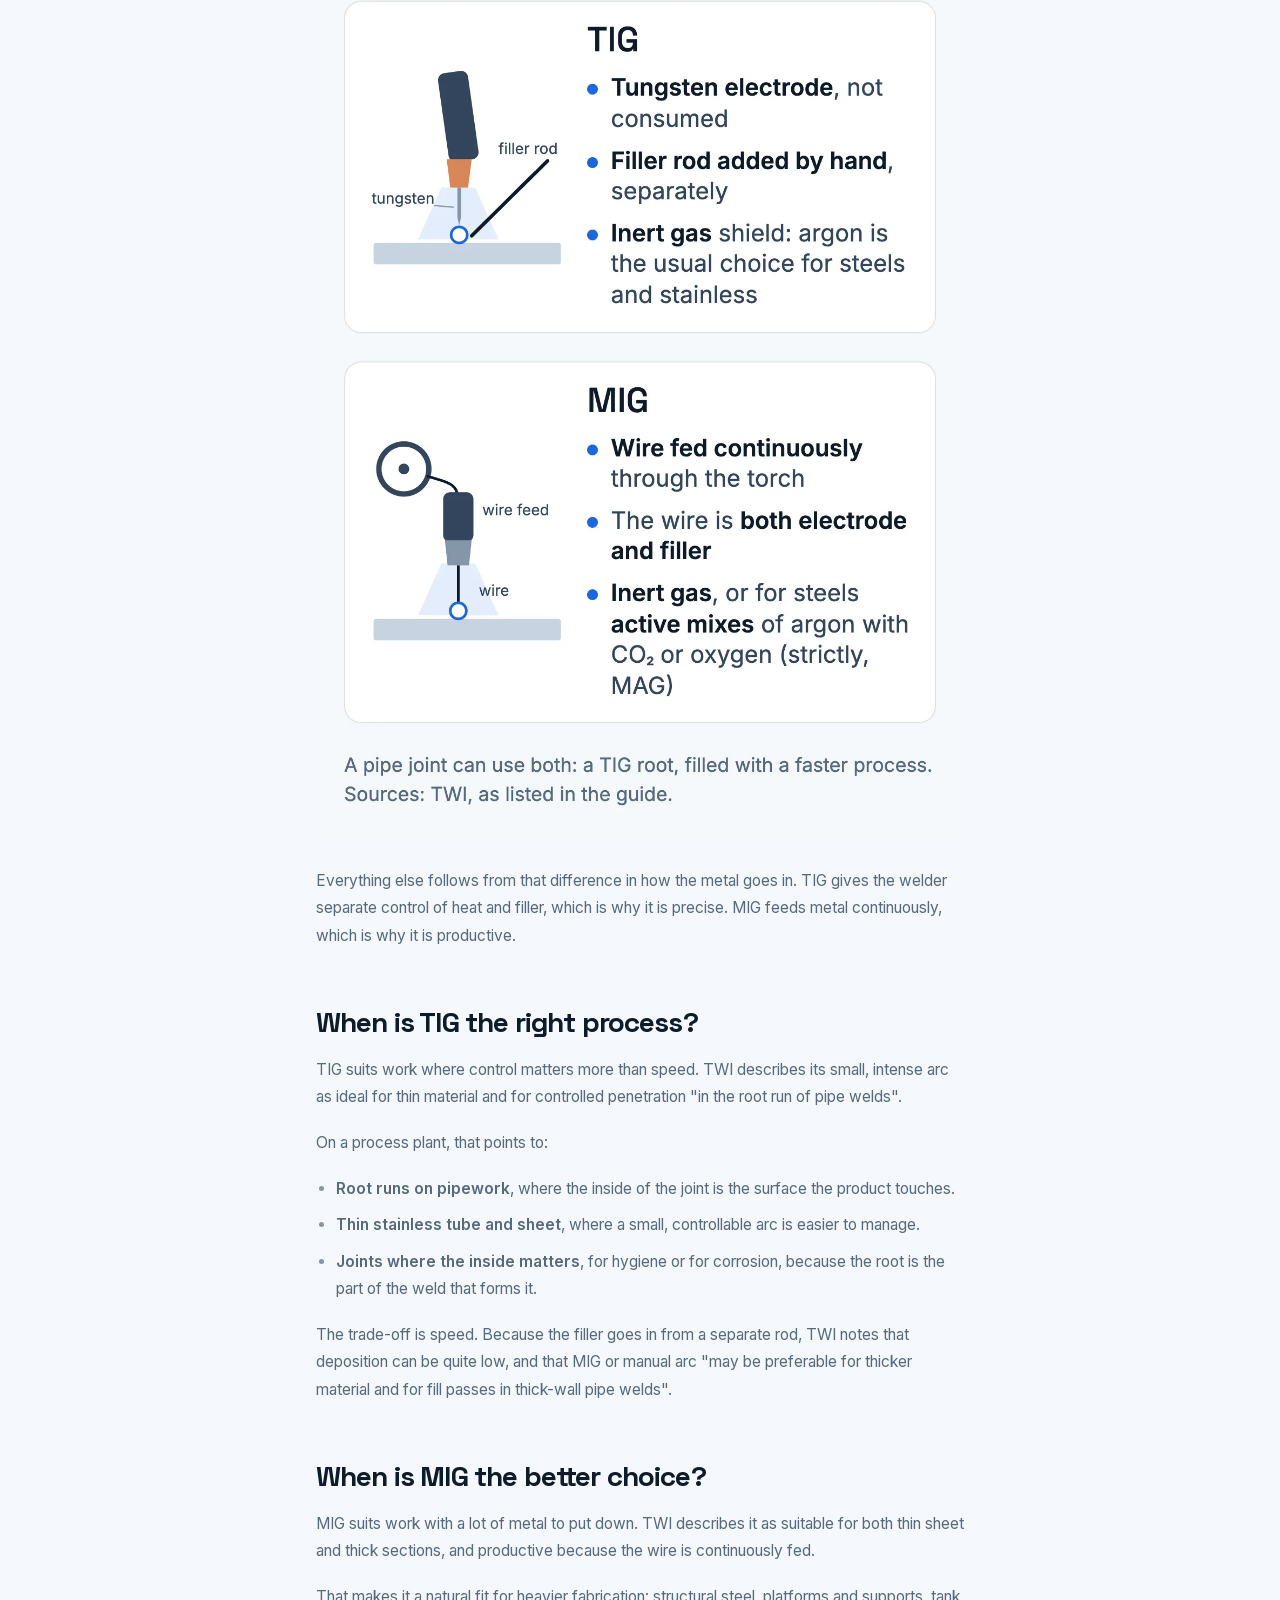
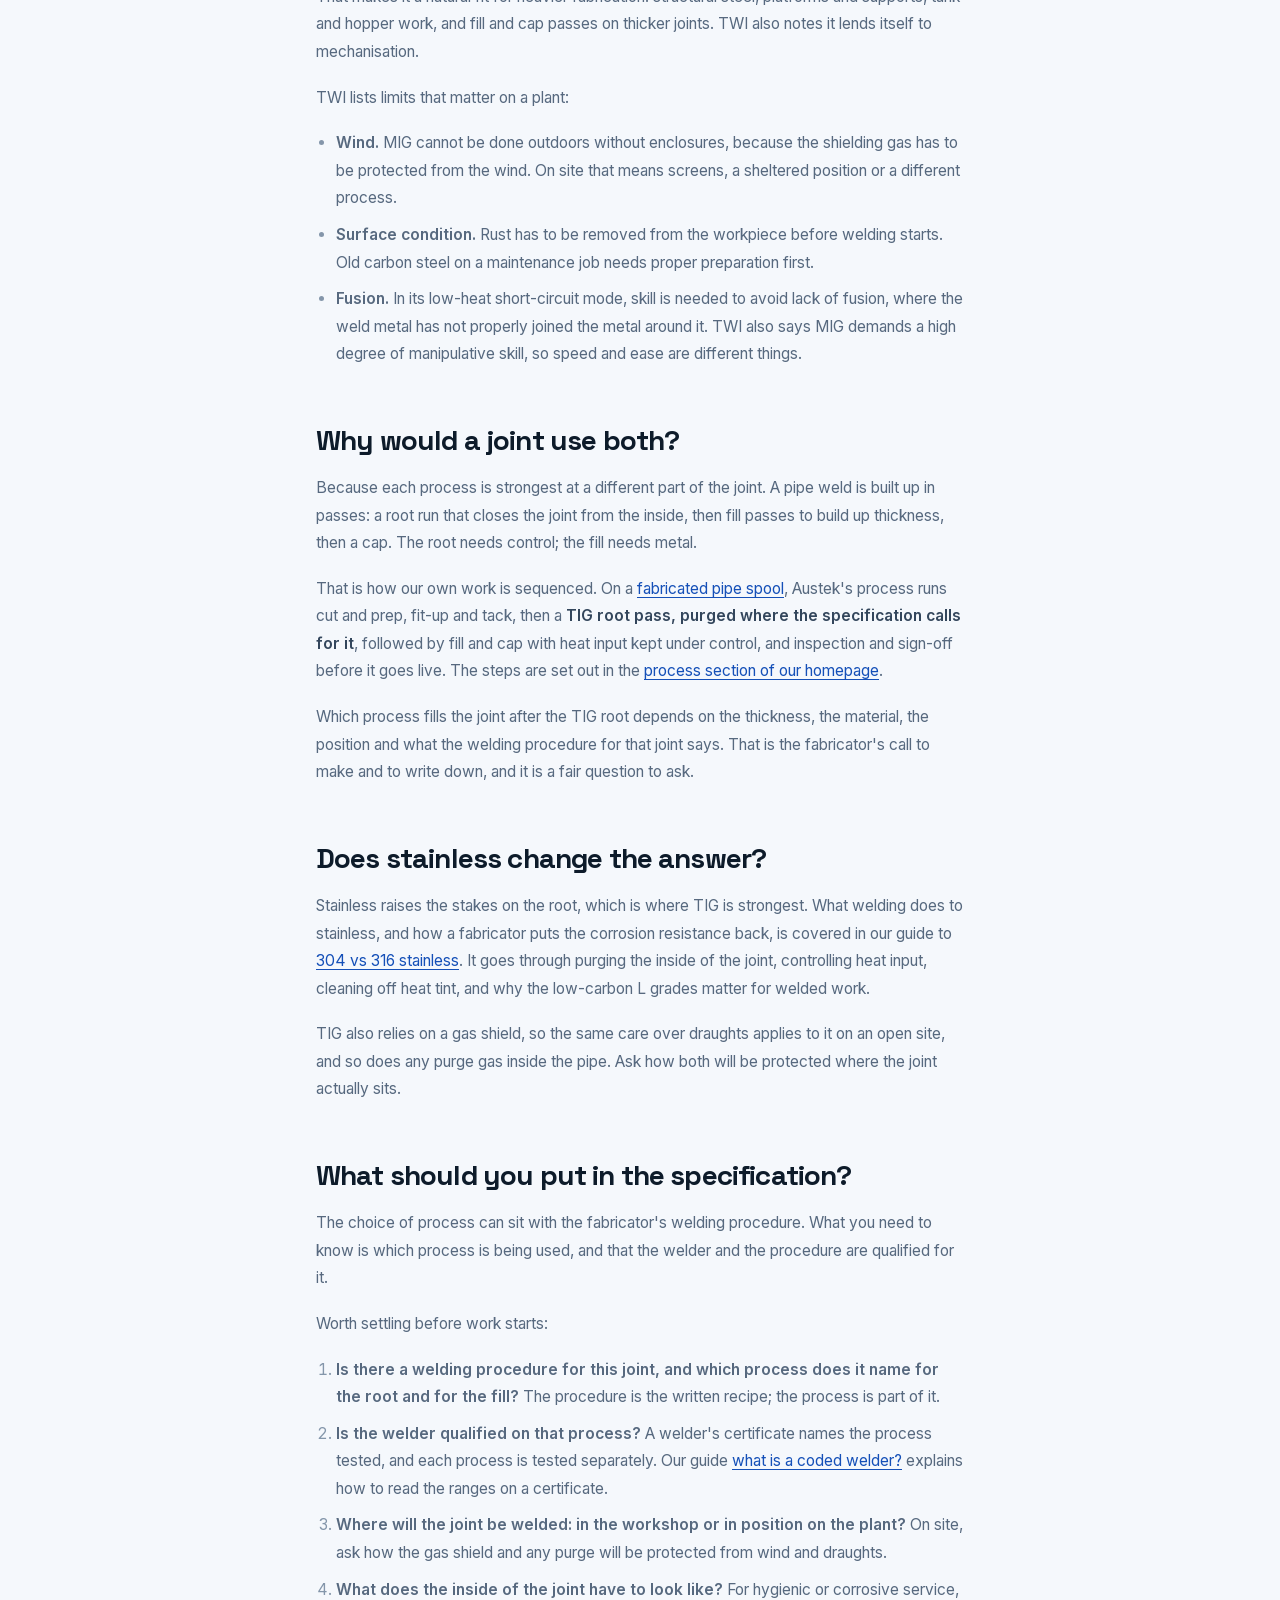
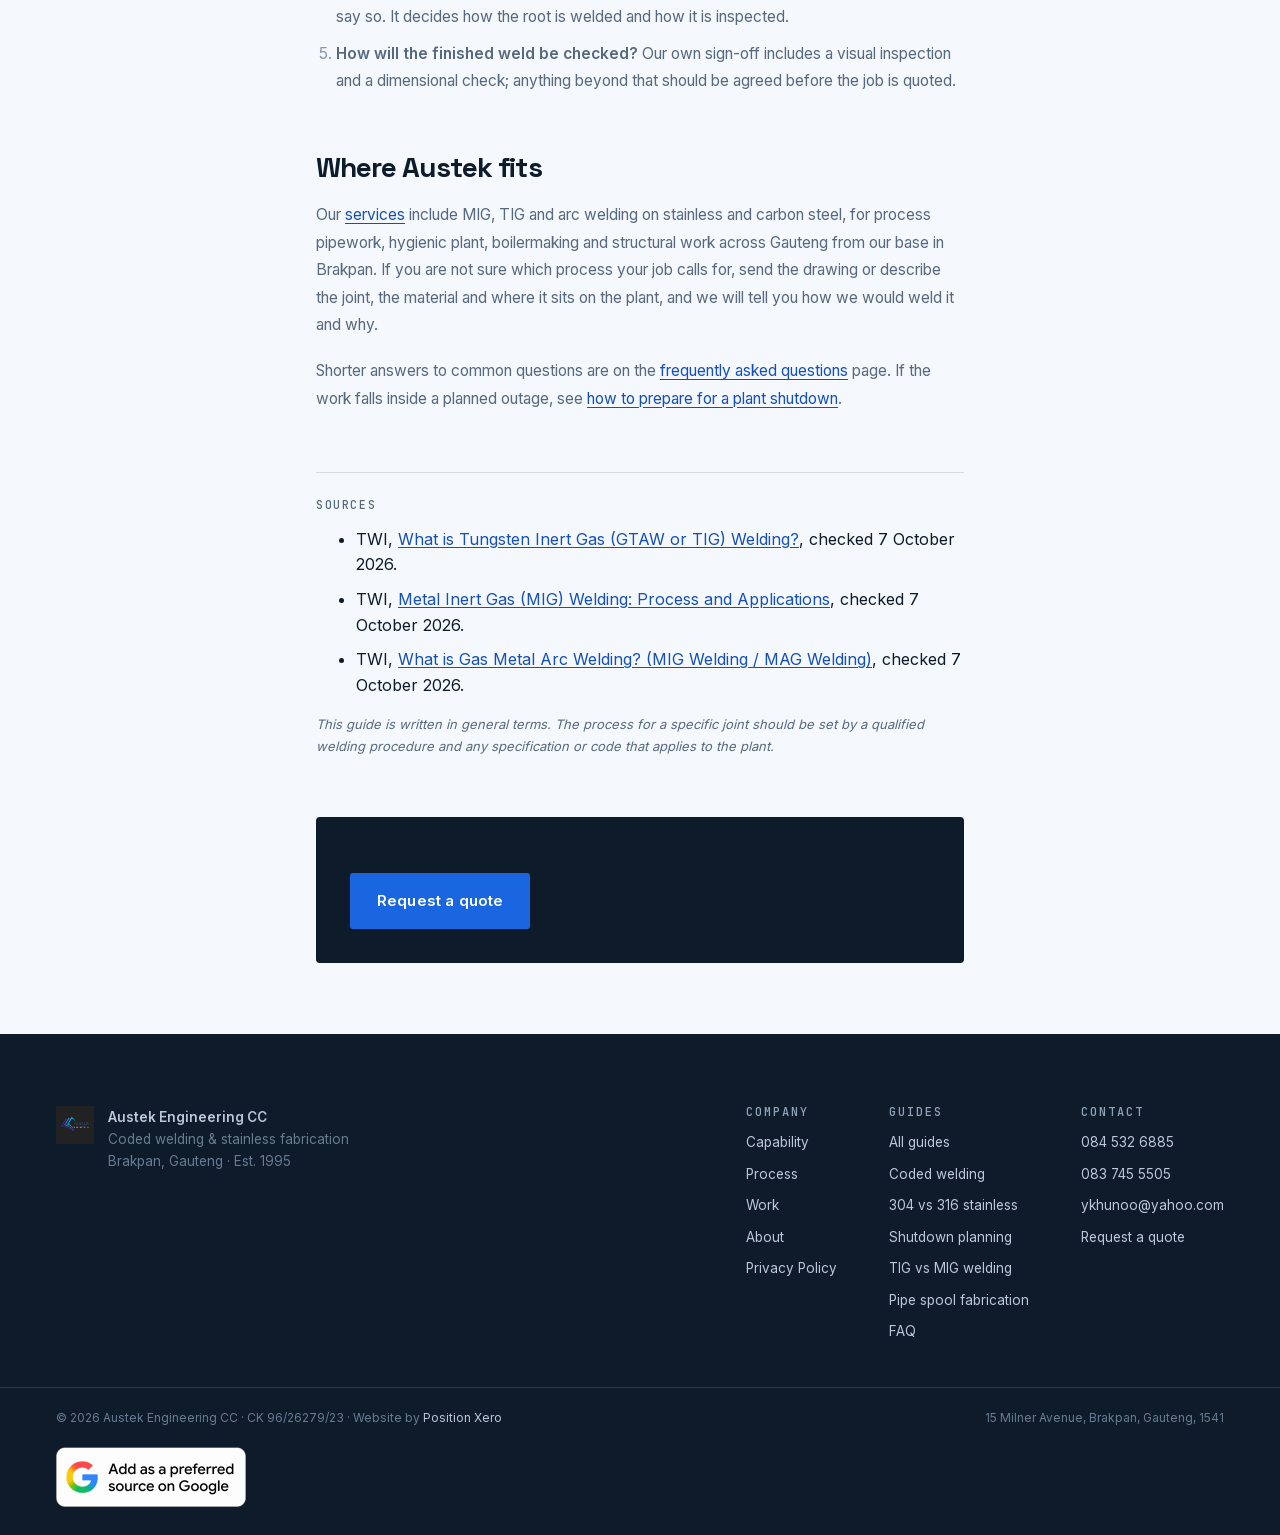
<file: blog/tig-vs-mig-welding/index.html>
<!doctype html>
<html lang="en-ZA">
<head>
<meta charset="utf-8">
<meta name="viewport" content="width=device-width, initial-scale=1">
<script async src="https://www.googletagmanager.com/gtag/js?id=G-FDWZPK8DP4"></script>
<script>window.dataLayer = window.dataLayer || []; function gtag(){dataLayer.push(arguments);} gtag('js', new Date()); gtag('config', 'G-FDWZPK8DP4');</script>
<title>TIG vs MIG Welding: Which Process a Plant Job Needs | Austek</title>
<meta name="description" content="How TIG and MIG welding differ, where each suits plant pipework and steelwork, and what to settle with your fabricator before the arc is struck.">
<meta name="theme-color" content="#0d1b2a">
<link rel="canonical" href="https://austekengineering.co.za/blog/tig-vs-mig-welding/">

<meta property="og:type" content="article">
<meta property="og:title" content="TIG vs MIG welding: which process a plant job needs">
<meta property="og:description" content="How TIG and MIG welding differ, where each suits plant pipework and steelwork, and what to settle with your fabricator before the arc is struck.">
<meta property="og:image" content="https://austekengineering.co.za/assets/img/blog/tig-torch-and-filler-rod.webp">
<meta property="og:image:width" content="1600">
<meta property="og:image:height" content="1066">
<meta property="og:url" content="https://austekengineering.co.za/blog/tig-vs-mig-welding/">
<meta property="og:locale" content="en_ZA">
<meta name="twitter:card" content="summary_large_image">


<link rel="icon" href="/assets/img/favicon.svg?v=4" type="image/svg+xml">
<link rel="apple-touch-icon" href="/assets/img/austek-logo.png">

<link rel="stylesheet" href="/assets/css/styles.css?v=13">
<link rel="stylesheet" href="/assets/css/pages.css?v=6">


<script type="application/ld+json">
{
  "@context":"https://schema.org",
  "@type":"BlogPosting",
  "headline":"TIG vs MIG welding: which process a plant job needs",
  "description":"How TIG and MIG welding differ, where each suits plant pipework and steelwork, and what to settle with your fabricator before the arc is struck.",
  "datePublished":"2026-10-07",
  "dateModified":"2026-10-07",
  "inLanguage":"en-ZA",
  "image":"https://austekengineering.co.za/assets/img/blog/tig-torch-and-filler-rod.webp",
  "mainEntityOfPage":{"@type":"WebPage","@id":"https://austekengineering.co.za/blog/tig-vs-mig-welding/"},
  "author":{"@type":"Organization","name":"Austek Engineering CC","@id":"https://austekengineering.co.za/#business"},
  "publisher":{"@type":"Organization","name":"Austek Engineering CC","@id":"https://austekengineering.co.za/#business"}
}
</script>
<script type="application/ld+json">
{
  "@context":"https://schema.org",
  "@type":"BreadcrumbList",
  "itemListElement":[
    {"@type":"ListItem","position":1,"name":"Home","item":"https://austekengineering.co.za/"},
    {"@type":"ListItem","position":2,"name":"Guides","item":"https://austekengineering.co.za/blog/"},
    {"@type":"ListItem","position":3,"name":"TIG vs MIG welding: which process a plant job needs"}
  ]
}
</script>
<script type="text/javascript">(function(c,l,a,r,i,t,y){c[a]=c[a]||function(){(c[a].q=c[a].q||[]).push(arguments)};t=l.createElement(r);t.async=1;t.src="https://www.clarity.ms/tag/"+i;y=l.getElementsByTagName(r)[0];y.parentNode.insertBefore(t,y);})(window, document, "clarity", "script", "yxicixf503");</script>
</head>
<body>

<a class="skip" href="#main">Skip to content</a>

<header class="hdr" id="hdr">
  <div class="wrap hdr__in">
    <a class="brand" href="/" aria-label="Austek Engineering home">
      <img src="/assets/img/austek-logo.png" alt="" width="250" height="250" decoding="async">
      <span class="brand__name">Austek<span class="brand__dot">.</span></span>
    </a>

    <nav class="nav" id="nav" aria-label="Primary">
      <a href="/#capability">Capability</a>
      <a href="/#process">Process</a>
      <a href="/#work">Work</a>
      <a href="/blog/">Guides</a>
      <a href="/faq/">FAQ</a>
      <a class="nav__call" href="tel:+27845326885">
        <svg viewBox="0 0 16 16" width="14" height="14" aria-hidden="true"><path fill="currentColor" d="M5.2 1.6a1.2 1.2 0 0 0-1.6-.3L2.3 2.2C1.5 2.8 1.2 3.9 1.7 4.8a19.7 19.7 0 0 0 9.5 9.5c.9.5 2 .2 2.6-.6l.9-1.3a1.2 1.2 0 0 0-.3-1.6l-2.2-1.5a1.2 1.2 0 0 0-1.5.2l-.8.8a15.6 15.6 0 0 1-4.2-4.2l.8-.8a1.2 1.2 0 0 0 .2-1.5L5.2 1.6Z"/></svg>
        084 532 6885
      </a>
      <a class="btn btn--arc" href="/#contact">Request a quote</a>
    </nav>

    <button class="burger" id="burger" aria-expanded="false" aria-controls="nav" aria-label="Open menu">
      <span></span><span></span><span></span>
    </button>
  </div>
</header>

<main id="main">
  <article class="post">
    <div class="wrap post__in">

      <nav class="crumb" aria-label="Breadcrumb">
        <a href="/">Home</a> <i>/</i>
        <a href="/blog/">Guides</a> <i>/</i>
        <span aria-current="page">TIG vs MIG</span>
      </nav>

      <h1>TIG vs MIG welding: which process a plant job needs</h1>

      <p class="post__meta">
        <b>Austek Engineering CC</b> <i aria-hidden="true">&middot;</i> Last updated 7 October 2026
      </p>

      <p class="answer">
        <strong>Use TIG where the quality of the weld matters more than the speed of putting metal
        down: root runs on pipe, thin stainless and hygienic lines. Use MIG where there is a lot of
        metal to deposit and the joint can be protected from wind: thicker sections, fill passes and
        heavier structural and boilermaking work. A pipe joint can use
        both, with a TIG root and a faster process to fill it.</strong>
      </p>

      <figure class="post__fig post__fig--lead">
        <img src="/assets/img/blog/tig-torch-and-filler-rod.webp" width="1600" height="1066" alt="Close-up of gloved hands TIG welding, a thin filler rod feeding into the arc." loading="eager" fetchpriority="high" decoding="async">
        <figcaption>Photo: Rizky Nuriman on Unsplash.</figcaption>
      </figure>

      <div class="rtxt">

        <p>
          The rest of this guide explains why, in terms a plant engineer or buyer can put into a
          specification or a conversation with a fabricator.
        </p>

        <h2>What is the difference between TIG and MIG?</h2>
        <p>
          The difference is where the filler metal comes from. In TIG welding the arc burns from a
          pointed tungsten electrode that is not consumed, and the welder adds filler separately, by
          hand, from a rod. In MIG welding the wire is fed continuously through the torch and is both
          the electrode and the filler: the arc melts the wire into the joint as it feeds.
        </p>
        <p>
          Both shield the molten weld from the air with gas. TIG uses an inert gas, and TWI, the
          welding institute based in the UK, lists argon as the usual choice for steels and stainless.
          MIG uses inert gas or, for steels, active mixtures of argon with carbon dioxide or oxygen.
          Strictly, that version is called MAG (metal active gas), and TWI notes the shielding gas is
          the only thing separating MIG from MAG. On site, you will hear MIG used for both.
        </p>
        <figure class="post__fig">
          <img src="/assets/img/blog/tig-vs-mig-diagram.webp" width="1200" height="1894" alt="Diagram. TIG: a tungsten electrode that is not consumed makes the arc, filler rod is added by hand, and inert gas shields the weld, usually argon for steels and stainless. MIG: wire is fed continuously through the torch and is both electrode and filler, shielded by inert gas or, for steels, argon mixed with carbon dioxide or oxygen (strictly MAG)." loading="lazy" decoding="async">
        </figure>
        <p>
          Everything else follows from that difference in how the metal goes in. TIG gives the welder
          separate control of heat and filler, which is why it is precise. MIG feeds metal
          continuously, which is why it is productive.
        </p>

        <h2>When is TIG the right process?</h2>
        <p>
          TIG suits work where control matters more than speed. TWI describes its small, intense arc
          as ideal for thin material and for controlled penetration "in the root run of pipe welds".
        </p>
        <p>On a process plant, that points to:</p>
        <ul>
          <li><strong>Root runs on pipework</strong>, where the inside of the joint is the surface the product touches.</li>
          <li><strong>Thin stainless tube and sheet</strong>, where a small, controllable arc is easier to manage.</li>
          <li><strong>Joints where the inside matters</strong>, for hygiene or for corrosion, because the root is the part of the weld that forms it.</li>
        </ul>
        <p>
          The trade-off is speed. Because the filler goes in from a separate rod, TWI notes that
          deposition can be quite low, and that MIG or manual arc "may be preferable for thicker
          material and for fill passes in thick-wall pipe welds".
        </p>

        <h2>When is MIG the better choice?</h2>
        <p>
          MIG suits work with a lot of metal to put down. TWI describes it as suitable for both thin
          sheet and thick sections, and productive because the wire is continuously fed.
        </p>
        <p>
          That makes it a natural fit for heavier fabrication: structural steel, platforms and
          supports, tank and hopper work, and fill and cap passes on thicker joints. TWI also notes it
          lends itself to mechanisation.
        </p>
        <p>TWI lists limits that matter on a plant:</p>
        <ul>
          <li><strong>Wind.</strong> MIG cannot be done outdoors without enclosures, because the shielding gas has to be protected from the wind. On site that means screens, a sheltered position or a different process.</li>
          <li><strong>Surface condition.</strong> Rust has to be removed from the workpiece before welding starts. Old carbon steel on a maintenance job needs proper preparation first.</li>
          <li><strong>Fusion.</strong> In its low-heat short-circuit mode, skill is needed to avoid lack of fusion, where the weld metal has not properly joined the metal around it. TWI also says MIG demands a high degree of manipulative skill, so speed and ease are different things.</li>
        </ul>

        <h2>Why would a joint use both?</h2>
        <p>
          Because each process is strongest at a different part of the joint. A pipe weld is built up
          in passes: a root run that closes the joint from the inside, then fill passes to build up
          thickness, then a cap. The root needs control; the fill needs metal.
        </p>
        <p>
          That is how our own work is sequenced. On a <a href="/blog/pipe-spool-fabrication/">fabricated pipe spool</a>, Austek's process runs cut
          and prep, fit-up and tack, then a <strong>TIG root pass, purged where the specification calls
          for it</strong>, followed by fill and cap with heat input kept under control, and inspection
          and sign-off before it goes live. The steps are set out in the
          <a href="https://austekengineering.co.za/#process">process section of our homepage</a>.
        </p>
        <p>
          Which process fills the joint after the TIG root depends on the thickness, the material, the
          position and what the welding procedure for that joint says. That is the fabricator's call
          to make and to write down, and it is a fair question to ask.
        </p>

        <h2>Does stainless change the answer?</h2>
        <p>
          Stainless raises the stakes on the root, which is where TIG is strongest. What welding does
          to stainless, and how a fabricator puts the corrosion resistance back, is covered in our
          guide to <a href="https://austekengineering.co.za/blog/304-vs-316-stainless-steel/">304 vs 316 stainless</a>. It goes through purging the inside of the joint, controlling heat input, cleaning off heat tint, and why the
          low-carbon L grades matter for welded work.
        </p>
        <p>
          TIG also relies on a gas shield, so the same care over draughts applies to it on an open
          site, and so does any purge gas inside the pipe. Ask how both will be protected where the
          joint actually sits.
        </p>

        <h2>What should you put in the specification?</h2>
        <p>
          The choice of process can sit with the fabricator's welding procedure. What you need to know
          is which process is being used, and that the welder and the procedure are qualified for it.
        </p>
        <p>Worth settling before work starts:</p>
        <ol>
          <li><strong>Is there a welding procedure for this joint, and which process does it name for the root and for the fill?</strong> The procedure is the written recipe; the process is part of it.</li>
          <li><strong>Is the welder qualified on that process?</strong> A welder's certificate names the process tested, and each process is tested separately. Our guide <a href="https://austekengineering.co.za/blog/what-is-a-coded-welder/">what is a coded welder?</a> explains how to read the ranges on a certificate.</li>
          <li><strong>Where will the joint be welded: in the workshop or in position on the plant?</strong> On site, ask how the gas shield and any purge will be protected from wind and draughts.</li>
          <li><strong>What does the inside of the joint have to look like?</strong> For hygienic or corrosive service, say so. It decides how the root is welded and how it is inspected.</li>
          <li><strong>How will the finished weld be checked?</strong> Our own sign-off includes a visual inspection and a dimensional check; anything beyond that should be agreed before the job is quoted.</li>
        </ol>

        <h2>Where Austek fits</h2>
        <p>
          Our <a href="https://austekengineering.co.za/#capability">services</a> include MIG, TIG and arc welding on stainless and carbon steel, for process pipework,
          hygienic plant, boilermaking and structural work across Gauteng from our base in Brakpan. If
          you are not sure which process your job calls for, send the drawing or describe the joint,
          the material and where it sits on the plant, and we will tell you how we would weld it and
          why.
        </p>
        <p>
          Shorter answers to common questions are on the
          <a href="https://austekengineering.co.za/faq/">frequently asked questions</a> page. If the
          work falls inside a planned outage, see
          <a href="https://austekengineering.co.za/blog/plant-shutdown-preparation/">how to prepare for a plant shutdown</a>.
        </p>

      </div>

      <section class="srcs" aria-labelledby="srcs-h">
        <h2 id="srcs-h">Sources</h2>
        <ul>
          <li>
            TWI, <a href="https://www.twi-global.com/technical-knowledge/job-knowledge/tungsten-inert-gas-tig-or-gta-welding-006" target="_blank" rel="noopener">What is Tungsten Inert Gas (GTAW or TIG) Welding?</a>, checked 7 October 2026.
          </li>
          <li>
            TWI, <a href="https://www.twi-global.com/technical-knowledge/job-knowledge/mig-welding-004" target="_blank" rel="noopener">Metal Inert Gas (MIG) Welding: Process and Applications</a>, checked 7 October 2026.
          </li>
          <li>
            TWI, <a href="https://www.twi-global.com/technical-knowledge/faqs/faq-what-is-mig-mag-welding" target="_blank" rel="noopener">What is Gas Metal Arc Welding? (MIG Welding / MAG Welding)</a>, checked 7 October 2026.
          </li>
        </ul>
        <p style="margin-top:14px;font-size:13px;color:var(--ink-3);line-height:1.65">
          <em>This guide is written in general terms. The process for a specific joint should be set
          by a qualified welding procedure and any specification or code that applies to the plant.</em>
        </p>
      </section>

      <aside class="pcta">
        <div class="pcta__row">
          <a class="btn btn--arc btn--lg" href="https://austekengineering.co.za/#contact">Request a quote</a>
        </div>
      </aside>

    </div>
  </article>
</main>

<footer class="ftr">
  <div class="wrap ftr__in">
    <div class="ftr__brand">
      <img src="/assets/img/austek-logo.png" alt="" width="250" height="250" decoding="async" loading="lazy">
      <p><b>Austek Engineering CC</b><br>Coded welding &amp; stainless fabrication<br>Brakpan, Gauteng &middot; Est. 1995</p>
    </div>
    <nav class="ftr__nav" aria-label="Footer">
      <div>
        <h2>Company</h2>
        <a href="/#capability">Capability</a>
        <a href="/#process">Process</a>
        <a href="/#work">Work</a>
        <a href="/#about">About</a>
        <a href="/privacy/">Privacy Policy</a>
      </div>
      <div>
        <h2>Guides</h2>
        <a href="/blog/">All guides</a>
        <a href="/blog/what-is-a-coded-welder/">Coded welding</a>
        <a href="/blog/304-vs-316-stainless-steel/">304 vs 316 stainless</a>
        <a href="/blog/plant-shutdown-preparation/">Shutdown planning</a>
        <a href="/blog/tig-vs-mig-welding/">TIG vs MIG welding</a>
        <a href="/blog/pipe-spool-fabrication/">Pipe spool fabrication</a>
        <a href="/faq/">FAQ</a>
      </div>
      <div>
        <h2>Contact</h2>
        <a href="tel:+27845326885">084 532 6885</a>
        <a href="tel:+27837455505">083 745 5505</a>
        <a href="mailto:ykhunoo@yahoo.com">ykhunoo@yahoo.com</a>
        <a href="/#contact">Request a quote</a>
      </div>
    </nav>
  </div>
  <div class="wrap ftr__base">
    <p>&copy; <span id="yr">2026</span> Austek Engineering CC &middot; CK 96/26279/23<span class="ftr__sep" aria-hidden="true"> &middot; </span><span class="ftr__credit">Website by <a href="https://www.positionxero.com/">Position Xero</a></span></p>
    <p>15 Milner Avenue, Brakpan, Gauteng, 1541</p>
  </div>
  <div class="wrap ftr__source">
    <a class="pref-source" href="https://www.google.com/preferences/source?q=austekengineering.co.za" target="_blank" rel="noopener" aria-label="Add Austek Engineering as a preferred source on Google">
      <img src="/assets/img/google-preferred-source-light.png" width="190" height="60" alt="Add as a preferred source on Google" loading="lazy" decoding="async">
    </a>
  </div>
</footer>

<a class="callfab" href="tel:+27845326885" aria-label="Call Austek Engineering">
  <svg viewBox="0 0 16 16" width="20" height="20" aria-hidden="true"><path fill="currentColor" d="M5.2 1.6a1.2 1.2 0 0 0-1.6-.3L2.3 2.2C1.5 2.8 1.2 3.9 1.7 4.8a19.7 19.7 0 0 0 9.5 9.5c.9.5 2 .2 2.6-.6l.9-1.3a1.2 1.2 0 0 0-.3-1.6l-2.2-1.5a1.2 1.2 0 0 0-1.5.2l-.8.8a15.6 15.6 0 0 1-4.2-4.2l.8-.8a1.2 1.2 0 0 0 .2-1.5L5.2 1.6Z"/></svg>
</a>

<script src="/assets/js/main.js?v=5" defer></script>
</body>
</html>
</file>
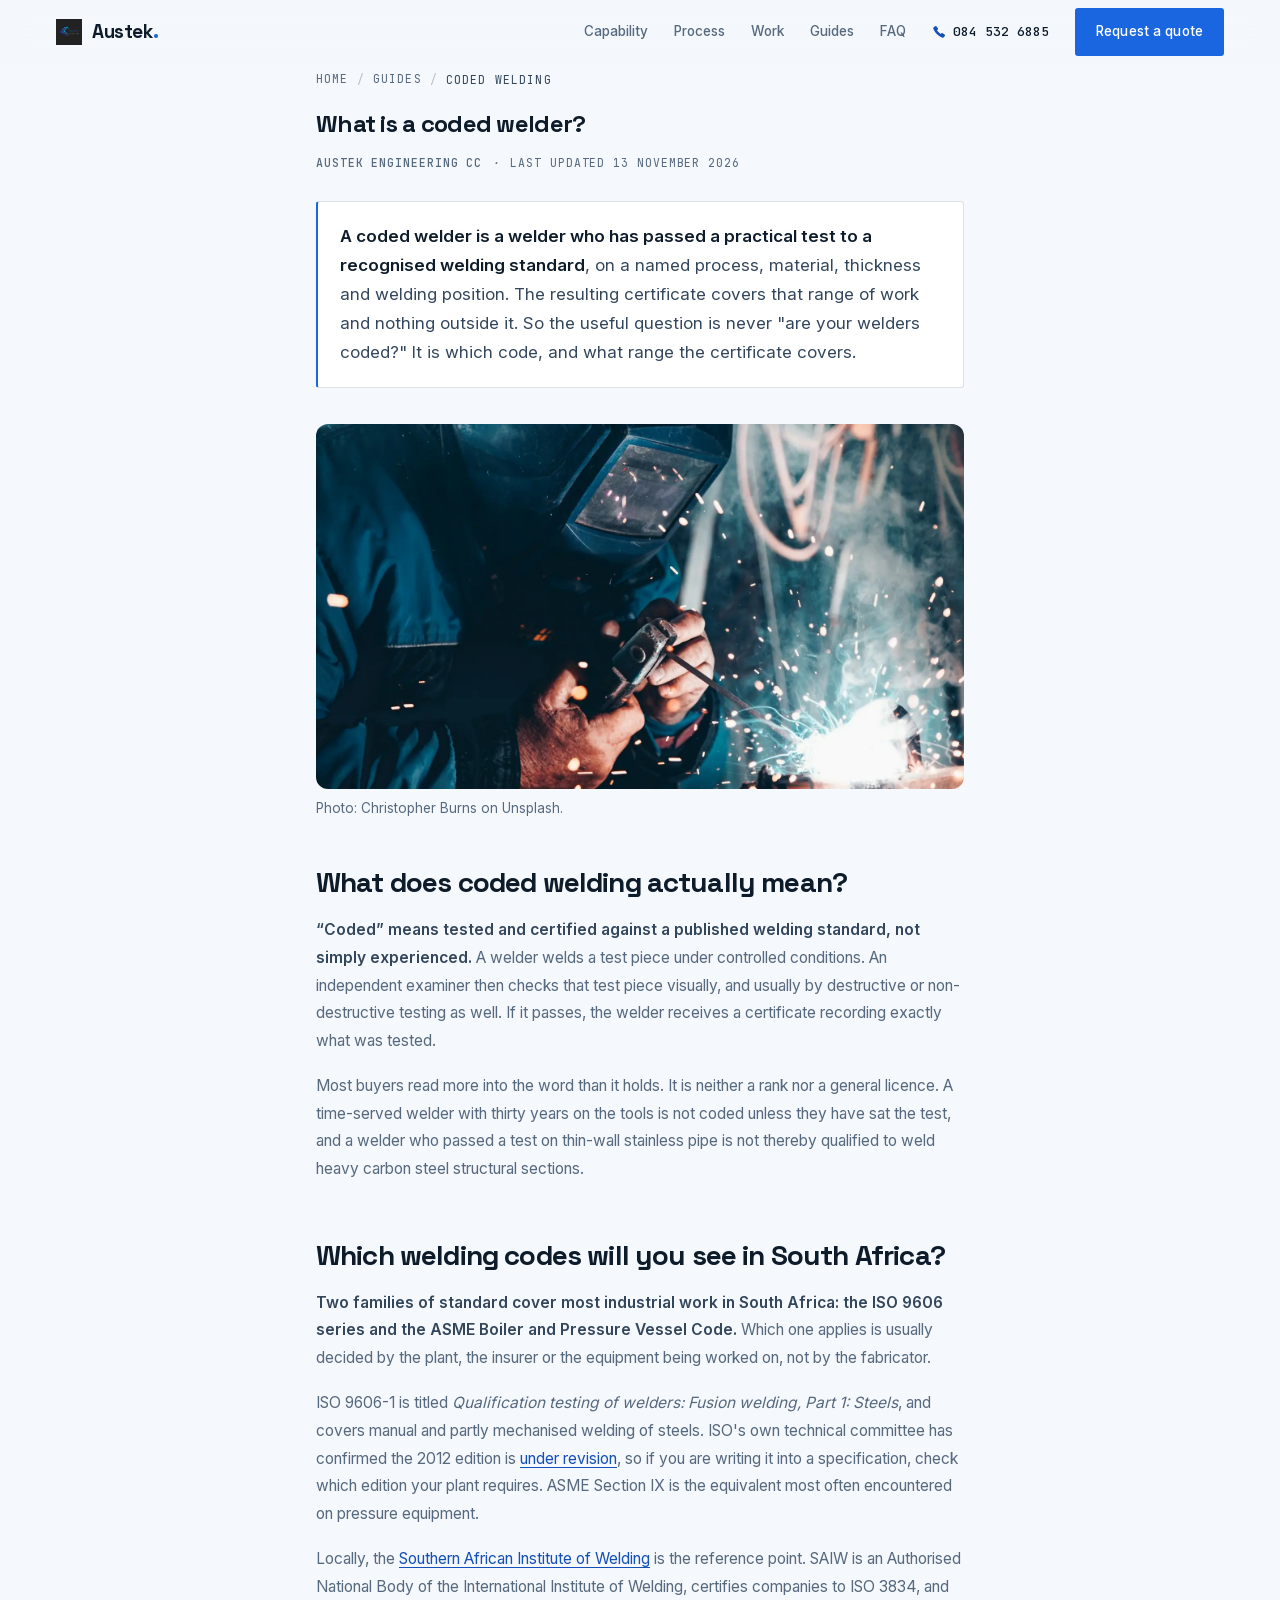
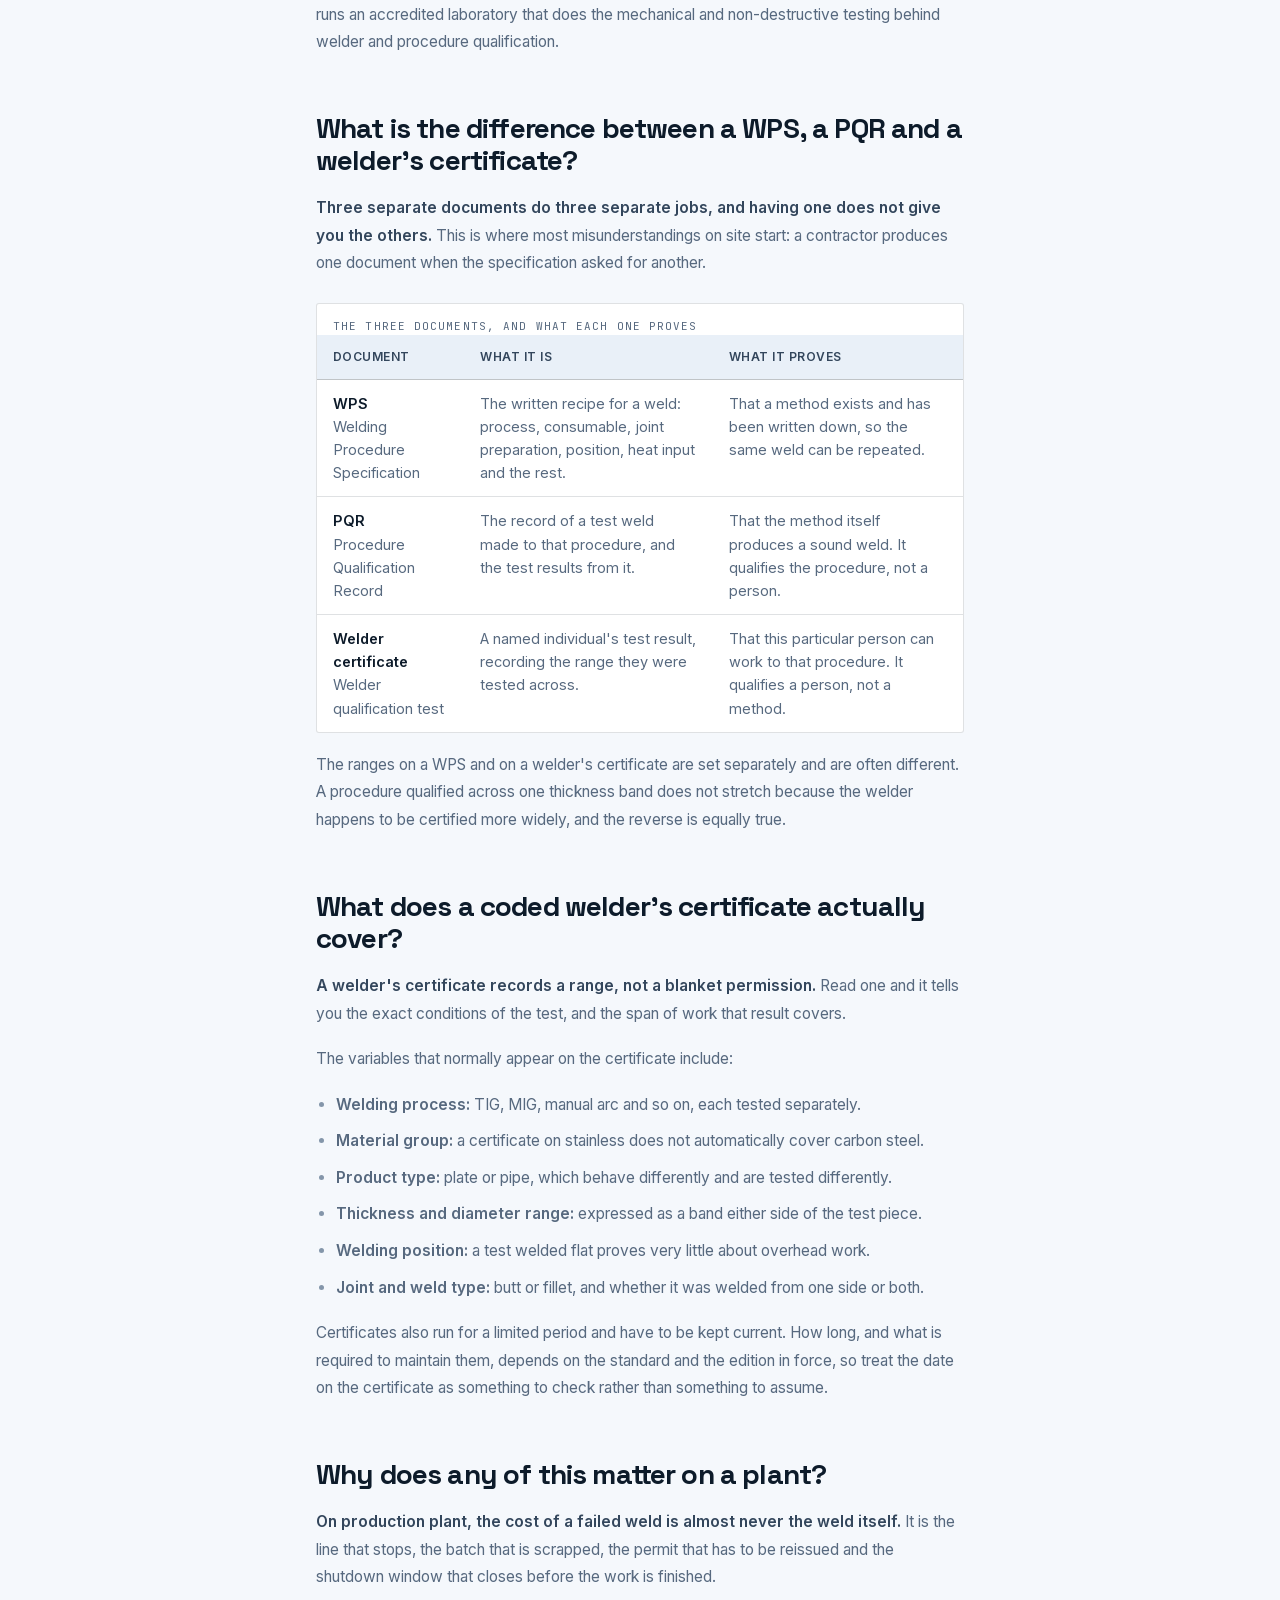
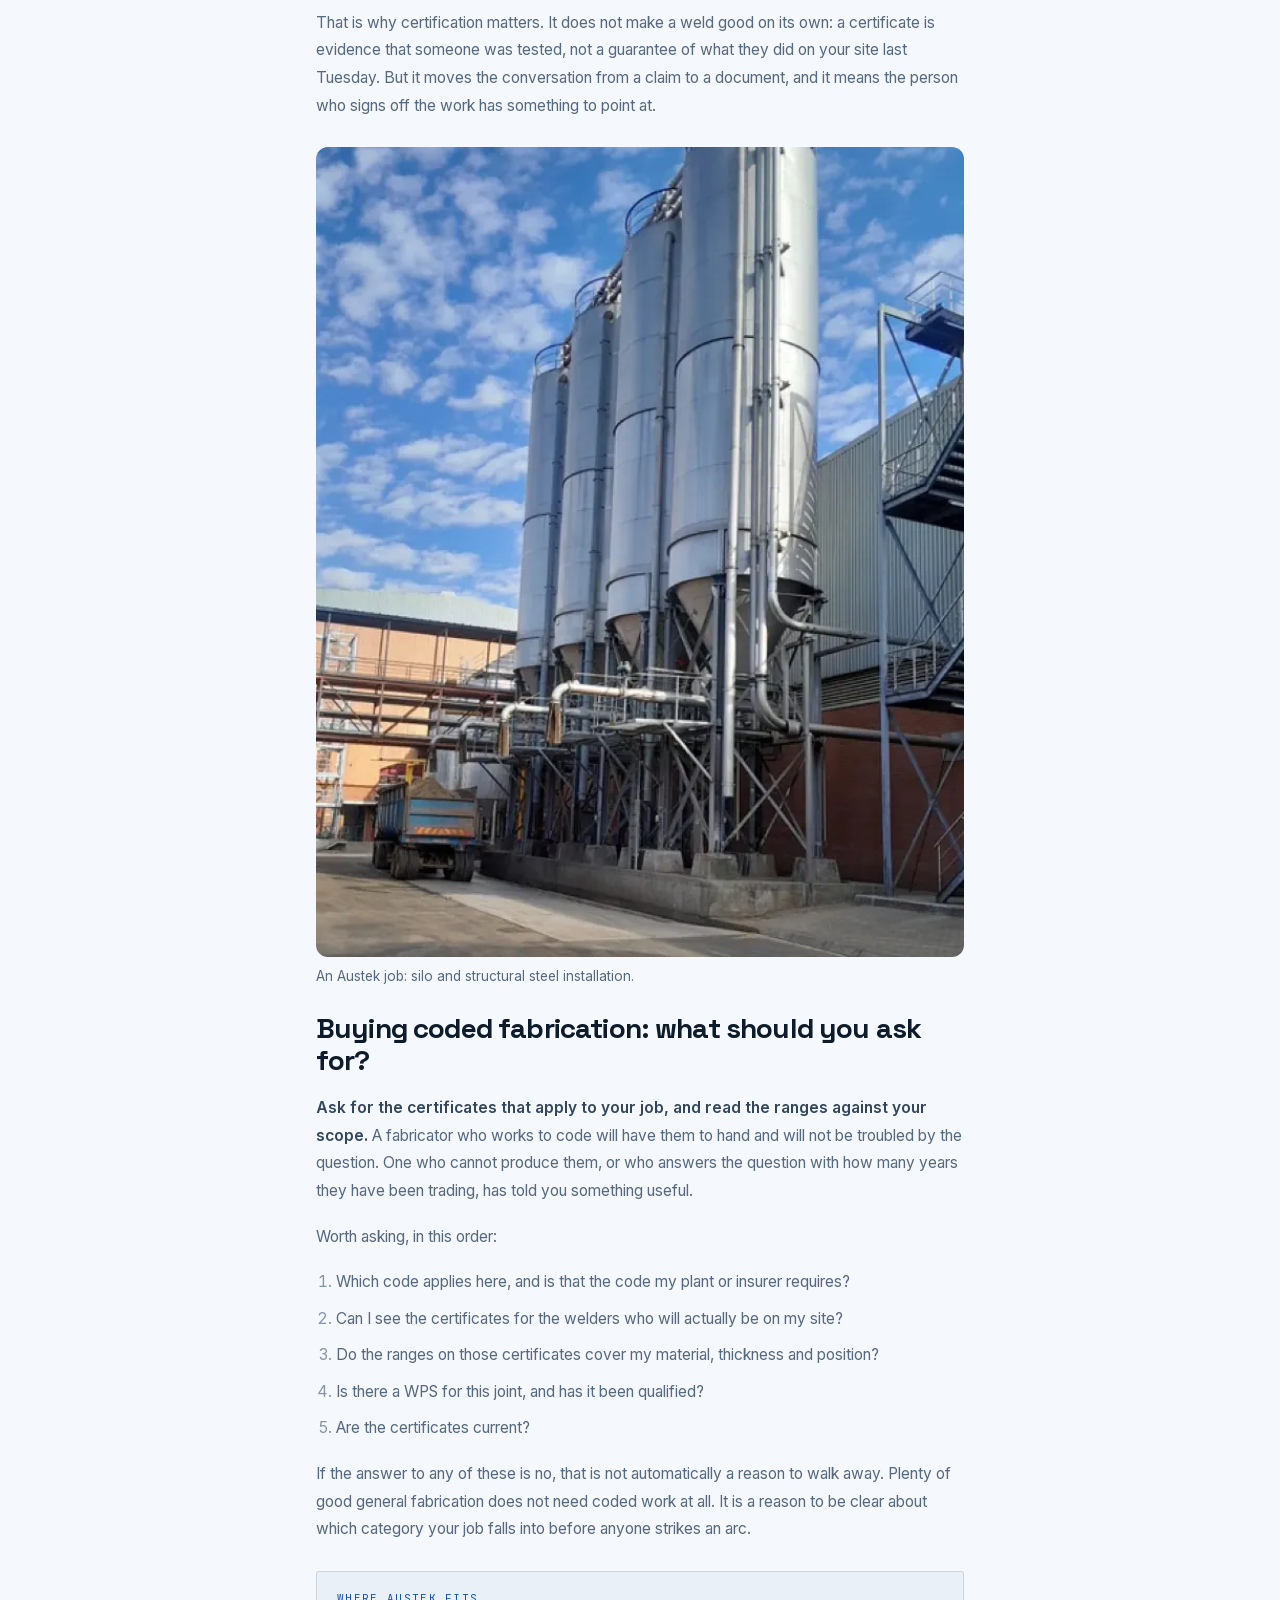
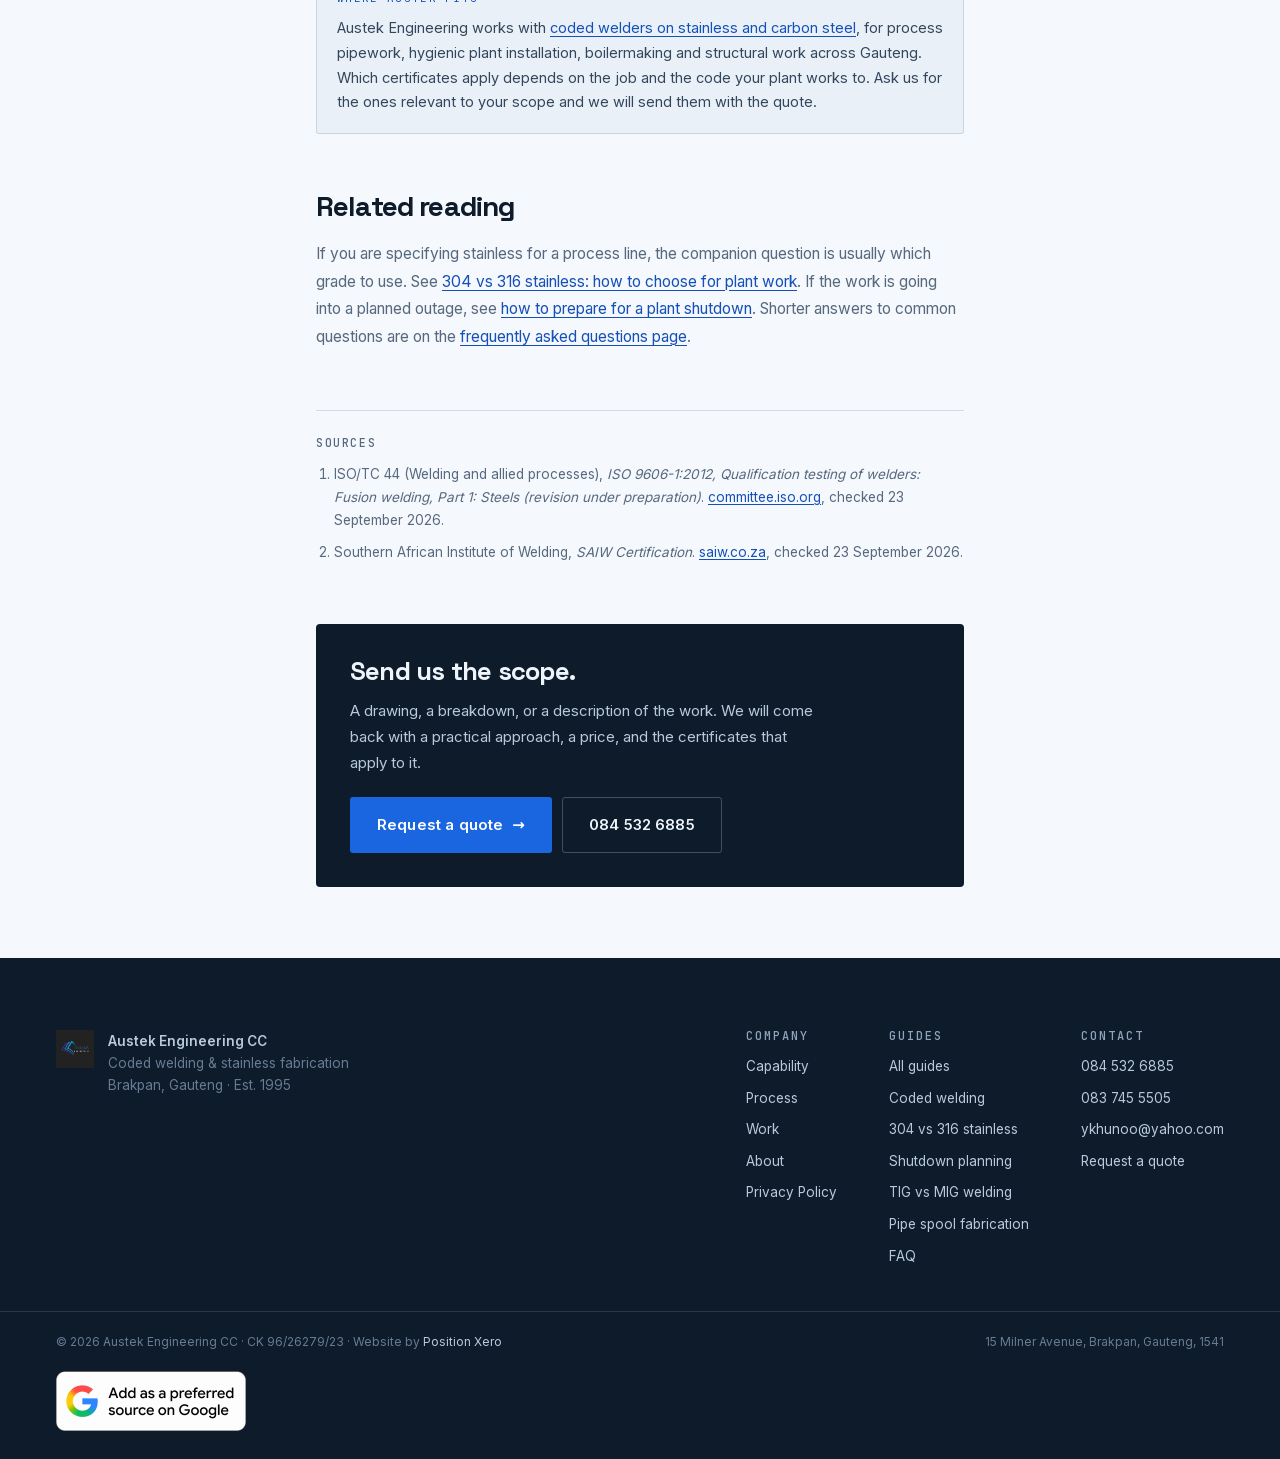
<file: blog/what-is-a-coded-welder/index.html>
<!doctype html>
<html lang="en-ZA">
<head>
<meta charset="utf-8">
<meta name="viewport" content="width=device-width, initial-scale=1">
<script async src="https://www.googletagmanager.com/gtag/js?id=G-FDWZPK8DP4"></script>
<script>window.dataLayer = window.dataLayer || []; function gtag(){dataLayer.push(arguments);} gtag('js', new Date()); gtag('config', 'G-FDWZPK8DP4');</script>
<title>What Is a Coded Welder? Coded Welding Explained | Austek</title>
<meta name="description" content="What coded welding means, what a welder's certificate covers (process, material, thickness and position) and what to ask a fabricator before work starts.">
<meta name="theme-color" content="#0d1b2a">
<link rel="canonical" href="https://austekengineering.co.za/blog/what-is-a-coded-welder/">

<meta property="og:type" content="article">
<meta property="og:title" content="What Is a Coded Welder?">
<meta property="og:description" content="What a welding certificate actually covers, why the range matters more than the word, and what to ask a fabricator for.">
<meta property="og:image" content="https://austekengineering.co.za/assets/img/blog/welder-at-work-sparks.webp">
<meta property="og:image:width" content="1600">
<meta property="og:image:height" content="900">
<meta property="og:url" content="https://austekengineering.co.za/blog/what-is-a-coded-welder/">
<meta property="og:locale" content="en_ZA">
<meta name="twitter:card" content="summary_large_image">

<link rel="icon" href="/assets/img/favicon.svg?v=4" type="image/svg+xml">
<link rel="apple-touch-icon" href="/assets/img/austek-logo.png">

<link rel="stylesheet" href="/assets/css/styles.css?v=13">
<link rel="stylesheet" href="/assets/css/pages.css?v=6">

<script type="application/ld+json">
{
  "@context":"https://schema.org",
  "@type":"BlogPosting",
  "headline":"What is a coded welder?",
  "description":"What a welding certificate actually covers, why the range matters more than the word, and what to ask a fabricator for.",
  "datePublished":"2026-09-23",
  "dateModified":"2026-11-13",
  "inLanguage":"en-ZA",
  "image":"https://austekengineering.co.za/assets/img/blog/welder-at-work-sparks.webp",
  "mainEntityOfPage":{"@type":"WebPage","@id":"https://austekengineering.co.za/blog/what-is-a-coded-welder/"},
  "author":{"@type":"Organization","name":"Austek Engineering CC","@id":"https://austekengineering.co.za/#business"},
  "publisher":{"@type":"Organization","name":"Austek Engineering CC","@id":"https://austekengineering.co.za/#business"},
  "about":["Coded welding","Welder qualification","Welding procedure specification"]
}
</script>
<script type="application/ld+json">
{
  "@context":"https://schema.org",
  "@type":"BreadcrumbList",
  "itemListElement":[
    {"@type":"ListItem","position":1,"name":"Home","item":"https://austekengineering.co.za/"},
    {"@type":"ListItem","position":2,"name":"Guides","item":"https://austekengineering.co.za/blog/"},
    {"@type":"ListItem","position":3,"name":"What is a coded welder?"}
  ]
}
</script>
<script type="text/javascript">(function(c,l,a,r,i,t,y){c[a]=c[a]||function(){(c[a].q=c[a].q||[]).push(arguments)};t=l.createElement(r);t.async=1;t.src="https://www.clarity.ms/tag/"+i;y=l.getElementsByTagName(r)[0];y.parentNode.insertBefore(t,y);})(window, document, "clarity", "script", "yxicixf503");</script>
</head>
<body>

<a class="skip" href="#main">Skip to content</a>

<header class="hdr" id="hdr">
  <div class="wrap hdr__in">
    <a class="brand" href="/" aria-label="Austek Engineering home">
      <img src="/assets/img/austek-logo.png" alt="" width="250" height="250" decoding="async">
      <span class="brand__name">Austek<span class="brand__dot">.</span></span>
    </a>

    <nav class="nav" id="nav" aria-label="Primary">
      <a href="/#capability">Capability</a>
      <a href="/#process">Process</a>
      <a href="/#work">Work</a>
      <a href="/blog/">Guides</a>
      <a href="/faq/">FAQ</a>
      <a class="nav__call" href="tel:+27845326885">
        <svg viewBox="0 0 16 16" width="14" height="14" aria-hidden="true"><path fill="currentColor" d="M5.2 1.6a1.2 1.2 0 0 0-1.6-.3L2.3 2.2C1.5 2.8 1.2 3.9 1.7 4.8a19.7 19.7 0 0 0 9.5 9.5c.9.5 2 .2 2.6-.6l.9-1.3a1.2 1.2 0 0 0-.3-1.6l-2.2-1.5a1.2 1.2 0 0 0-1.5.2l-.8.8a15.6 15.6 0 0 1-4.2-4.2l.8-.8a1.2 1.2 0 0 0 .2-1.5L5.2 1.6Z"/></svg>
        084 532 6885
      </a>
      <a class="btn btn--arc" href="/#contact">Request a quote</a>
    </nav>

    <button class="burger" id="burger" aria-expanded="false" aria-controls="nav" aria-label="Open menu">
      <span></span><span></span><span></span>
    </button>
  </div>
</header>

<main id="main">
  <article class="post">
    <div class="wrap post__in">

      <nav class="crumb" aria-label="Breadcrumb">
        <a href="/">Home</a> <i>/</i>
        <a href="/blog/">Guides</a> <i>/</i>
        <span aria-current="page">Coded welding</span>
      </nav>

      <h1>What is a coded welder?</h1>

      <p class="post__meta">
        <b>Austek Engineering CC</b> <i aria-hidden="true">&middot;</i> Last updated 13 November 2026
      </p>

      <p class="answer">
        <strong>A coded welder is a welder who has passed a practical test to a recognised
        welding standard</strong>, on a named process, material, thickness and welding position.
        The resulting certificate covers that range of work and nothing outside it. So the useful
        question is never "are your welders coded?" It is which code, and what range the
        certificate covers.
      </p>

      <figure class="post__fig post__fig--lead">
        <img src="/assets/img/blog/welder-at-work-sparks.webp" width="1600" height="900" alt="A welder in a helmet and gloves at work, sparks flying from the arc." loading="eager" fetchpriority="high" decoding="async">
        <figcaption>Photo: Christopher Burns on Unsplash.</figcaption>
      </figure>

      <div class="rtxt">

        <h2>What does coded welding actually mean?</h2>
        <p>
          <strong>&ldquo;Coded&rdquo; means tested and certified against a published welding
          standard, not simply experienced.</strong> A welder welds a test piece under controlled
          conditions. An independent examiner then checks that test piece visually, and usually by destructive
          or non-destructive testing as well. If it passes, the welder
          receives a certificate recording exactly what was tested.
        </p>
        <p>
          Most buyers read more into the word than it holds. It is neither a rank nor a
          general licence. A time-served welder with thirty years on the tools is not coded unless
          they have sat the test, and a welder who passed a test on thin-wall stainless pipe is
          not thereby qualified to weld heavy carbon steel structural sections.
        </p>

        <h2>Which welding codes will you see in South Africa?</h2>
        <p>
          <strong>Two families of standard cover most industrial work in South Africa: the ISO
          9606 series and the ASME Boiler and Pressure Vessel Code.</strong> Which one applies is
          usually decided by the plant, the insurer or the equipment being worked on, not by the
          fabricator.
        </p>
        <p>
          ISO 9606-1 is titled <em>Qualification testing of welders: Fusion welding, Part 1:
          Steels</em>, and covers manual and partly mechanised welding of steels. ISO's own
          technical committee has confirmed the 2012 edition is
          <a href="https://committee.iso.org/sites/tc44/home/news/content-left-area/news-and-updates/iso-9606-12012-qualification-tes.html" target="_blank" rel="noopener">under revision</a>,
          so if you are writing it into a specification, check which edition your plant requires.
          ASME Section IX is the equivalent most often encountered on pressure equipment.
        </p>
        <p>
          Locally, the
          <a href="https://www.saiw.co.za/saiw-certification/certifications/" target="_blank" rel="noopener">Southern African Institute of Welding</a>
          is the reference point. SAIW is an Authorised National Body of the International Institute
          of Welding, certifies companies to ISO 3834, and runs an accredited laboratory that does
          the mechanical and non-destructive testing behind welder and procedure qualification.
        </p>

        <h2>What is the difference between a WPS, a PQR and a welder's certificate?</h2>
        <p>
          <strong>Three separate documents do three separate jobs, and having one does not give you
          the others.</strong> This is where most misunderstandings on site start: a contractor
          produces one document when the specification asked for another.
        </p>

        <div class="tw">
          <table>
            <caption>The three documents, and what each one proves</caption>
            <thead>
              <tr>
                <th scope="col">Document</th>
                <th scope="col">What it is</th>
                <th scope="col">What it proves</th>
              </tr>
            </thead>
            <tbody>
              <tr>
                <th scope="row">WPS<br><span style="font-weight:400;color:var(--ink-3)">Welding Procedure Specification</span></th>
                <td>The written recipe for a weld: process, consumable, joint preparation, position, heat input and the rest.</td>
                <td>That a method exists and has been written down, so the same weld can be repeated.</td>
              </tr>
              <tr>
                <th scope="row">PQR<br><span style="font-weight:400;color:var(--ink-3)">Procedure Qualification Record</span></th>
                <td>The record of a test weld made to that procedure, and the test results from it.</td>
                <td>That the method itself produces a sound weld. It qualifies the procedure, not a person.</td>
              </tr>
              <tr>
                <th scope="row">Welder certificate<br><span style="font-weight:400;color:var(--ink-3)">Welder qualification test</span></th>
                <td>A named individual's test result, recording the range they were tested across.</td>
                <td>That this particular person can work to that procedure. It qualifies a person, not a method.</td>
              </tr>
            </tbody>
          </table>
        </div>

        <p>
          The ranges on a WPS and on a welder's certificate are set separately and are often
          different. A procedure qualified across one thickness band does not stretch because the
          welder happens to be certified more widely, and the reverse is equally true.
        </p>

        <h2>What does a coded welder's certificate actually cover?</h2>
        <p>
          <strong>A welder's certificate records a range, not a blanket permission.</strong> Read one and it tells you the exact conditions of the test, and the span of work that result covers.
        </p>
        <p>The variables that normally appear on the certificate include:</p>
        <ul>
          <li><strong>Welding process:</strong> TIG, MIG, manual arc and so on, each tested separately.</li>
          <li><strong>Material group:</strong> a certificate on stainless does not automatically cover carbon steel.</li>
          <li><strong>Product type:</strong> plate or pipe, which behave differently and are tested differently.</li>
          <li><strong>Thickness and diameter range:</strong> expressed as a band either side of the test piece.</li>
          <li><strong>Welding position:</strong> a test welded flat proves very little about overhead work.</li>
          <li><strong>Joint and weld type:</strong> butt or fillet, and whether it was welded from one side or both.</li>
        </ul>
        <p>
          Certificates also run for a limited period and have to be kept current. How long, and what
          is required to maintain them, depends on the standard and the edition in force, so treat
          the date on the certificate as something to check rather than something to assume.
        </p>

        <h2>Why does any of this matter on a plant?</h2>
        <p>
          <strong>On production plant, the cost of a failed weld is almost never the weld
          itself.</strong> It is the line that stops, the batch that is scrapped, the permit that has
          to be reissued and the shutdown window that closes before the work is finished.
        </p>
        <p>
          That is why certification matters. It does not make a weld good on its own: a
          certificate is evidence that someone was tested, not a guarantee of what they did on your
          site last Tuesday. But it moves the conversation from a claim to a document, and it means
          the person who signs off the work has something to point at.
        </p>
        <figure class="post__fig">
          <img src="/assets/img/blog/austek-silo-and-structural-steel.webp" width="618" height="772" alt="Tall steel silos with their support structure and pipework at a factory, installed by Austek." loading="lazy" decoding="async">
          <figcaption>An Austek job: silo and structural steel installation.</figcaption>
        </figure>

        <h2>Buying coded fabrication: what should you ask for?</h2>
        <p>
          <strong>Ask for the certificates that apply to your job, and read the ranges against your
          scope.</strong> A fabricator who works to code will have them to hand and will not be
          troubled by the question. One who cannot produce them, or who answers the question with
          how many years they have been trading, has told you something useful.
        </p>
        <p>Worth asking, in this order:</p>
        <ol>
          <li>Which code applies here, and is that the code my plant or insurer requires?</li>
          <li>Can I see the certificates for the welders who will actually be on my site?</li>
          <li>Do the ranges on those certificates cover my material, thickness and position?</li>
          <li>Is there a WPS for this joint, and has it been qualified?</li>
          <li>Are the certificates current?</li>
        </ol>
        <p>
          If the answer to any of these is no, that is not automatically a reason to walk
          away. Plenty of good general fabrication does not need coded work at all. It is a
          reason to be clear about which category your job falls into before anyone strikes an arc.
        </p>

        <div class="note">
          <span class="note__k">Where Austek fits</span>
          <p>
            Austek Engineering works with <a href="/#capability">coded welders on stainless and carbon steel</a>, for process
            pipework, hygienic plant installation, boilermaking and structural work across Gauteng.
            Which certificates apply depends on the job and the code your plant works to. Ask
            us for the ones relevant to your scope and we will send them with the quote.
          </p>
        </div>

        <h2>Related reading</h2>
        <p>
          If you are specifying stainless for a process line, the companion question is usually which
          grade to use. See
          <a href="/blog/304-vs-316-stainless-steel/">304 vs 316 stainless: how to choose for plant work</a>.
          If the work is going into a planned outage, see
          <a href="/blog/plant-shutdown-preparation/">how to prepare for a plant shutdown</a>.
          Shorter answers to common questions are on the
          <a href="/faq/">frequently asked questions page</a>.
        </p>

      </div>

      <section class="srcs" aria-labelledby="srcs-h">
        <h2 id="srcs-h">Sources</h2>
        <ol>
          <li>
            ISO/TC 44 (Welding and allied processes), <em>ISO 9606-1:2012, Qualification testing of
            welders: Fusion welding, Part 1: Steels (revision under preparation)</em>.
            <a href="https://committee.iso.org/sites/tc44/home/news/content-left-area/news-and-updates/iso-9606-12012-qualification-tes.html" target="_blank" rel="noopener">committee.iso.org</a>,
            checked 23 September 2026.
          </li>
          <li>
            Southern African Institute of Welding, <em>SAIW Certification</em>.
            <a href="https://www.saiw.co.za/saiw-certification/certifications/" target="_blank" rel="noopener">saiw.co.za</a>,
            checked 23 September 2026.
          </li>
        </ol>
      </section>

      <aside class="pcta">
        <h2>Send us the scope.</h2>
        <p>
          A drawing, a breakdown, or a description of the work. We will come back with a practical
          approach, a price, and the certificates that apply to it.
        </p>
        <div class="pcta__row">
          <a class="btn btn--arc btn--lg" href="/#contact">Request a quote <span aria-hidden="true">&rarr;</span></a>
          <a class="btn btn--ghost btn--lg" href="tel:+27845326885">084 532 6885</a>
        </div>
      </aside>

    </div>
  </article>
</main>

<footer class="ftr">
  <div class="wrap ftr__in">
    <div class="ftr__brand">
      <img src="/assets/img/austek-logo.png" alt="" width="250" height="250" decoding="async" loading="lazy">
      <p><b>Austek Engineering CC</b><br>Coded welding &amp; stainless fabrication<br>Brakpan, Gauteng &middot; Est. 1995</p>
    </div>
    <nav class="ftr__nav" aria-label="Footer">
      <div>
        <h2>Company</h2>
        <a href="/#capability">Capability</a>
        <a href="/#process">Process</a>
        <a href="/#work">Work</a>
        <a href="/#about">About</a>
        <a href="/privacy/">Privacy Policy</a>
      </div>
      <div>
        <h2>Guides</h2>
        <a href="/blog/">All guides</a>
        <a href="/blog/what-is-a-coded-welder/">Coded welding</a>
        <a href="/blog/304-vs-316-stainless-steel/">304 vs 316 stainless</a>
        <a href="/blog/plant-shutdown-preparation/">Shutdown planning</a>
        <a href="/blog/tig-vs-mig-welding/">TIG vs MIG welding</a>
        <a href="/blog/pipe-spool-fabrication/">Pipe spool fabrication</a>
        <a href="/faq/">FAQ</a>
      </div>
      <div>
        <h2>Contact</h2>
        <a href="tel:+27845326885">084 532 6885</a>
        <a href="tel:+27837455505">083 745 5505</a>
        <a href="mailto:ykhunoo@yahoo.com">ykhunoo@yahoo.com</a>
        <a href="/#contact">Request a quote</a>
      </div>
    </nav>
  </div>
  <div class="wrap ftr__base">
    <p>&copy; <span id="yr">2026</span> Austek Engineering CC &middot; CK 96/26279/23<span class="ftr__sep" aria-hidden="true"> &middot; </span><span class="ftr__credit">Website by <a href="https://www.positionxero.com/">Position Xero</a></span></p>
    <p>15 Milner Avenue, Brakpan, Gauteng, 1541</p>
  </div>
  <div class="wrap ftr__source">
    <a class="pref-source" href="https://www.google.com/preferences/source?q=austekengineering.co.za" target="_blank" rel="noopener" aria-label="Add Austek Engineering as a preferred source on Google">
      <img src="/assets/img/google-preferred-source-light.png" width="190" height="60" alt="Add as a preferred source on Google" loading="lazy" decoding="async">
    </a>
  </div>
</footer>

<a class="callfab" href="tel:+27845326885" aria-label="Call Austek Engineering">
  <svg viewBox="0 0 16 16" width="20" height="20" aria-hidden="true"><path fill="currentColor" d="M5.2 1.6a1.2 1.2 0 0 0-1.6-.3L2.3 2.2C1.5 2.8 1.2 3.9 1.7 4.8a19.7 19.7 0 0 0 9.5 9.5c.9.5 2 .2 2.6-.6l.9-1.3a1.2 1.2 0 0 0-.3-1.6l-2.2-1.5a1.2 1.2 0 0 0-1.5.2l-.8.8a15.6 15.6 0 0 1-4.2-4.2l.8-.8a1.2 1.2 0 0 0 .2-1.5L5.2 1.6Z"/></svg>
</a>

<script src="/assets/js/main.js?v=5" defer></script>
</body>
</html>
</file>
<file: assets/css/styles.css>
/* ==========================================================
   Austek Engineering CC — stylesheet
   White ground, navy ink, arc-blue accent.
   Navy panels bookend the page: hero, contact, footer.
   ========================================================== */

/* Fonts, served from this site (18 October 2026). These are Google Fonts' own
   files and @font-face rules for the old fonts.googleapis.com link (Space
   Grotesk v22, Inter v20, JetBrains Mono v24; Latin and Latin Extended
   subsets), so the text looks exactly as before. The page no longer waits for
   a stylesheet from two other servers before it can paint. */
@font-face{font-family:'Inter';font-style:normal;font-weight:400;font-display:swap;src:url(/assets/fonts/inter-latin-ext.woff2) format('woff2');unicode-range:U+0100-02BA, U+02BD-02C5, U+02C7-02CC, U+02CE-02D7, U+02DD-02FF, U+0304, U+0308, U+0329, U+1D00-1DBF, U+1E00-1E9F, U+1EF2-1EFF, U+2020, U+20A0-20AB, U+20AD-20C4, U+2113, U+2C60-2C7F, U+A720-A7FF}
@font-face{font-family:'Inter';font-style:normal;font-weight:400;font-display:swap;src:url(/assets/fonts/inter-latin.woff2) format('woff2');unicode-range:U+0000-00FF, U+0131, U+0152-0153, U+02BB-02BC, U+02C6, U+02DA, U+02DC, U+0304, U+0308, U+0329, U+2000-206F, U+20AC, U+2122, U+2191, U+2193, U+2212, U+2215, U+FEFF, U+FFFD}
@font-face{font-family:'Inter';font-style:normal;font-weight:500;font-display:swap;src:url(/assets/fonts/inter-latin-ext.woff2) format('woff2');unicode-range:U+0100-02BA, U+02BD-02C5, U+02C7-02CC, U+02CE-02D7, U+02DD-02FF, U+0304, U+0308, U+0329, U+1D00-1DBF, U+1E00-1E9F, U+1EF2-1EFF, U+2020, U+20A0-20AB, U+20AD-20C4, U+2113, U+2C60-2C7F, U+A720-A7FF}
@font-face{font-family:'Inter';font-style:normal;font-weight:500;font-display:swap;src:url(/assets/fonts/inter-latin.woff2) format('woff2');unicode-range:U+0000-00FF, U+0131, U+0152-0153, U+02BB-02BC, U+02C6, U+02DA, U+02DC, U+0304, U+0308, U+0329, U+2000-206F, U+20AC, U+2122, U+2191, U+2193, U+2212, U+2215, U+FEFF, U+FFFD}
@font-face{font-family:'Inter';font-style:normal;font-weight:600;font-display:swap;src:url(/assets/fonts/inter-latin-ext.woff2) format('woff2');unicode-range:U+0100-02BA, U+02BD-02C5, U+02C7-02CC, U+02CE-02D7, U+02DD-02FF, U+0304, U+0308, U+0329, U+1D00-1DBF, U+1E00-1E9F, U+1EF2-1EFF, U+2020, U+20A0-20AB, U+20AD-20C4, U+2113, U+2C60-2C7F, U+A720-A7FF}
@font-face{font-family:'Inter';font-style:normal;font-weight:600;font-display:swap;src:url(/assets/fonts/inter-latin.woff2) format('woff2');unicode-range:U+0000-00FF, U+0131, U+0152-0153, U+02BB-02BC, U+02C6, U+02DA, U+02DC, U+0304, U+0308, U+0329, U+2000-206F, U+20AC, U+2122, U+2191, U+2193, U+2212, U+2215, U+FEFF, U+FFFD}
@font-face{font-family:'JetBrains Mono';font-style:normal;font-weight:400;font-display:swap;src:url(/assets/fonts/jetbrains-mono-latin-ext.woff2) format('woff2');unicode-range:U+0100-02BA, U+02BD-02C5, U+02C7-02CC, U+02CE-02D7, U+02DD-02FF, U+0304, U+0308, U+0329, U+1D00-1DBF, U+1E00-1E9F, U+1EF2-1EFF, U+2020, U+20A0-20AB, U+20AD-20C4, U+2113, U+2C60-2C7F, U+A720-A7FF}
@font-face{font-family:'JetBrains Mono';font-style:normal;font-weight:400;font-display:swap;src:url(/assets/fonts/jetbrains-mono-latin.woff2) format('woff2');unicode-range:U+0000-00FF, U+0131, U+0152-0153, U+02BB-02BC, U+02C6, U+02DA, U+02DC, U+0304, U+0308, U+0329, U+2000-206F, U+20AC, U+2122, U+2191, U+2193, U+2212, U+2215, U+FEFF, U+FFFD}
@font-face{font-family:'JetBrains Mono';font-style:normal;font-weight:500;font-display:swap;src:url(/assets/fonts/jetbrains-mono-latin-ext.woff2) format('woff2');unicode-range:U+0100-02BA, U+02BD-02C5, U+02C7-02CC, U+02CE-02D7, U+02DD-02FF, U+0304, U+0308, U+0329, U+1D00-1DBF, U+1E00-1E9F, U+1EF2-1EFF, U+2020, U+20A0-20AB, U+20AD-20C4, U+2113, U+2C60-2C7F, U+A720-A7FF}
@font-face{font-family:'JetBrains Mono';font-style:normal;font-weight:500;font-display:swap;src:url(/assets/fonts/jetbrains-mono-latin.woff2) format('woff2');unicode-range:U+0000-00FF, U+0131, U+0152-0153, U+02BB-02BC, U+02C6, U+02DA, U+02DC, U+0304, U+0308, U+0329, U+2000-206F, U+20AC, U+2122, U+2191, U+2193, U+2212, U+2215, U+FEFF, U+FFFD}
@font-face{font-family:'Space Grotesk';font-style:normal;font-weight:500;font-display:swap;src:url(/assets/fonts/space-grotesk-latin-ext.woff2) format('woff2');unicode-range:U+0100-02BA, U+02BD-02C5, U+02C7-02CC, U+02CE-02D7, U+02DD-02FF, U+0304, U+0308, U+0329, U+1D00-1DBF, U+1E00-1E9F, U+1EF2-1EFF, U+2020, U+20A0-20AB, U+20AD-20C4, U+2113, U+2C60-2C7F, U+A720-A7FF}
@font-face{font-family:'Space Grotesk';font-style:normal;font-weight:500;font-display:swap;src:url(/assets/fonts/space-grotesk-latin.woff2) format('woff2');unicode-range:U+0000-00FF, U+0131, U+0152-0153, U+02BB-02BC, U+02C6, U+02DA, U+02DC, U+0304, U+0308, U+0329, U+2000-206F, U+20AC, U+2122, U+2191, U+2193, U+2212, U+2215, U+FEFF, U+FFFD}
@font-face{font-family:'Space Grotesk';font-style:normal;font-weight:600;font-display:swap;src:url(/assets/fonts/space-grotesk-latin-ext.woff2) format('woff2');unicode-range:U+0100-02BA, U+02BD-02C5, U+02C7-02CC, U+02CE-02D7, U+02DD-02FF, U+0304, U+0308, U+0329, U+1D00-1DBF, U+1E00-1E9F, U+1EF2-1EFF, U+2020, U+20A0-20AB, U+20AD-20C4, U+2113, U+2C60-2C7F, U+A720-A7FF}
@font-face{font-family:'Space Grotesk';font-style:normal;font-weight:600;font-display:swap;src:url(/assets/fonts/space-grotesk-latin.woff2) format('woff2');unicode-range:U+0000-00FF, U+0131, U+0152-0153, U+02BB-02BC, U+02C6, U+02DA, U+02DC, U+0304, U+0308, U+0329, U+2000-206F, U+20AC, U+2122, U+2191, U+2193, U+2212, U+2215, U+FEFF, U+FFFD}
@font-face{font-family:'Space Grotesk';font-style:normal;font-weight:700;font-display:swap;src:url(/assets/fonts/space-grotesk-latin-ext.woff2) format('woff2');unicode-range:U+0100-02BA, U+02BD-02C5, U+02C7-02CC, U+02CE-02D7, U+02DD-02FF, U+0304, U+0308, U+0329, U+1D00-1DBF, U+1E00-1E9F, U+1EF2-1EFF, U+2020, U+20A0-20AB, U+20AD-20C4, U+2113, U+2C60-2C7F, U+A720-A7FF}
@font-face{font-family:'Space Grotesk';font-style:normal;font-weight:700;font-display:swap;src:url(/assets/fonts/space-grotesk-latin.woff2) format('woff2');unicode-range:U+0000-00FF, U+0131, U+0152-0153, U+02BB-02BC, U+02C6, U+02DA, U+02DC, U+0304, U+0308, U+0329, U+2000-206F, U+20AC, U+2122, U+2191, U+2193, U+2212, U+2215, U+FEFF, U+FFFD}

:root{
  /* light ground */
  --paper:#f5f8fc;
  --paper-2:#e9f0f8;
  --paper-3:#ffffff;
  --rule:rgba(13,27,42,.13);
  --rule-2:rgba(13,27,42,.26);

  /* ink */
  --ink:#0d1b2a;
  --ink-2:#33465c;
  --ink-3:#57697f;
  --ink-4:#8496aa;

  /* dark panels */
  --void:#0d1b2a;
  --void-2:#12253a;
  --void-3:#1a3350;
  --void-4:#24415f;
  --hair:rgba(238,244,251,.13);
  --hair-2:rgba(238,244,251,.24);
  --fg:#eef4fb;
  --fg-2:#b9c9db;
  --fg-3:#8fa3ba;
  --fg-4:#677c93;

  /* accent */
  --arc:#1a66e0;
  --arc-2:#3a82f0;
  --arc-ink:#1550b8;   /* blue that passes contrast for small text on white */

  --d:'Space Grotesk',system-ui,-apple-system,sans-serif;
  --b:'Inter',system-ui,-apple-system,sans-serif;
  --m:'JetBrains Mono',ui-monospace,SFMono-Regular,Menlo,monospace;

  --wrap:1280px;
  --pad:clamp(20px,4.4vw,56px);
  --sec:clamp(72px,9vw,132px);
  --hdr:64px;
  --ease:cubic-bezier(.22,1,.36,1);
}

*,*::before,*::after{box-sizing:border-box}
html{scroll-behavior:smooth;scroll-padding-top:calc(var(--hdr) + 12px);-webkit-text-size-adjust:100%}
body{
  margin:0;background:var(--paper);color:var(--ink);
  font-family:var(--b);font-size:16px;line-height:1.6;
  -webkit-font-smoothing:antialiased;overflow-x:hidden;
}
img{max-width:100%;height:auto;display:block}
a{color:inherit;text-decoration:none}
button,input,select,textarea{font:inherit;color:inherit}
h1,h2,h3,h4{font-family:var(--d);font-weight:700;letter-spacing:-.03em;line-height:1.02;margin:0}
p{margin:0}
::selection{background:var(--arc);color:#fff}

.wrap{width:100%;max-width:var(--wrap);margin-inline:auto;padding-inline:var(--pad)}
.skip{position:absolute;left:-9999px;top:0;z-index:200;background:var(--arc);color:#fff;padding:12px 18px;font-weight:600}
.skip:focus{left:0}
:focus-visible{outline:2px solid var(--arc);outline-offset:3px}

.dot{display:inline-block;width:6px;height:6px;border-radius:50%;background:var(--arc);flex:none}
.dot--live{background:#3aa85a;box-shadow:0 0 0 0 rgba(58,168,90,.5);animation:pulse 2.4s infinite}
@keyframes pulse{70%{box-shadow:0 0 0 7px rgba(58,168,90,0)}100%{box-shadow:0 0 0 0 rgba(58,168,90,0)}}

/* ───────── buttons ───────── */
.btn{
  display:inline-flex;align-items:center;justify-content:center;gap:9px;
  padding:12px 20px;border:1px solid transparent;border-radius:3px;
  font-family:var(--b);font-size:14px;font-weight:600;letter-spacing:.01em;
  cursor:pointer;transition:background .18s,border-color .18s,color .18s,transform .18s var(--ease);
}
.btn--lg{padding:15px 26px;font-size:15px}
.btn--full{width:100%}
.btn--arc{background:var(--arc);color:#fff}
.btn--arc:hover{background:var(--arc-2)}
.btn--ghost{border-color:var(--rule-2);color:var(--ink)}
.btn--ghost:hover{background:rgba(13,27,42,.06);border-color:var(--ink-3)}
.btn:active{transform:translateY(1px)}
/* ghost buttons sitting on a dark panel */
.hero .btn--ghost{border-color:var(--hair-2);color:var(--fg)}
.hero .btn--ghost:hover{background:rgba(238,244,251,.08);border-color:var(--fg-4)}

/* ───────── header ───────── */
.hdr{
  position:fixed;inset:0 0 auto 0;z-index:100;height:var(--hdr);
  background:rgba(245,248,252,.82);backdrop-filter:blur(14px);-webkit-backdrop-filter:blur(14px);
  border-bottom:1px solid transparent;transition:border-color .3s,background .3s;
}
.hdr.is-stuck{border-bottom-color:var(--rule);background:rgba(245,248,252,.96)}
.hdr__in{display:flex;align-items:center;justify-content:space-between;height:var(--hdr)}
.brand{display:inline-flex;align-items:center;gap:10px}
.brand img{width:26px;height:26px}
.brand__name{font-family:var(--d);font-weight:700;font-size:19px;letter-spacing:-.02em;color:var(--ink)}
.brand__dot{color:var(--arc)}

.nav{display:flex;align-items:center;gap:26px}
.nav>a{font-size:13.5px;font-weight:500;color:var(--ink-3);transition:color .18s}
.nav>a:hover{color:var(--ink)}
/* The header quote button is a .nav>a too, which turned its label grey on blue; keep it white. */
.nav>a.btn--arc,.nav>a.btn--arc:hover{color:#fff}
.nav__call{display:inline-flex;align-items:center;gap:7px;font-family:var(--m);font-size:13px!important;color:var(--ink)!important}
.nav__call svg{color:var(--arc-ink)}

/* Menu button (phone audit, 28 October 2026). It was two 1.5px bars that the
   grid rows pushed 21.5px apart, and at 1.5px they landed on half pixels and
   drew at two different weights, so it did not read as a menu. Now three
   2px bars 5px apart, stacked in the middle of a 44px button: 44 minus the
   border leaves 42, the stack is 16, so every bar sits on a whole pixel.
   Open, the middle bar fades and the outer two meet 7px in to make the X. */
.burger{display:none;width:44px;height:44px;background:none;border:1px solid var(--rule-2);border-radius:3px;cursor:pointer;padding:0;flex-direction:column;align-items:center;justify-content:center;gap:5px}
.burger span{display:block;flex:none;width:20px;height:2px;background:var(--ink);transition:transform .25s,opacity .2s}
.burger[aria-expanded="true"] span:nth-child(1){transform:translateY(7px) rotate(45deg)}
.burger[aria-expanded="true"] span:nth-child(2){opacity:0}
.burger[aria-expanded="true"] span:nth-child(3){transform:translateY(-7px) rotate(-45deg)}

/* ───────── hero (dark panel) ───────── */
.hero{
  position:relative;background:var(--void);color:var(--fg);overflow:hidden;
  padding-top:calc(var(--hdr) + clamp(48px,7vw,92px));
  padding-bottom:clamp(48px,7vw,88px);
}
.weld{position:absolute;inset:0;width:100%;height:100%;display:block;z-index:0;pointer-events:none}
.hero::after{ /* keep text legible over the animation */
  content:'';position:absolute;inset:0;z-index:1;pointer-events:none;
  background:
    linear-gradient(180deg,rgba(13,27,42,.92) 0%,rgba(13,27,42,.88) 52%,rgba(13,27,42,.42) 84%,rgba(13,27,42,.12) 100%),
    linear-gradient(90deg,rgba(13,27,42,.62) 0%,rgba(13,27,42,.18) 58%,rgba(13,27,42,0) 100%);
}
.hero__in{position:relative;z-index:2;display:grid;grid-template-columns:minmax(0,1.05fr) minmax(0,.72fr);gap:clamp(32px,5vw,72px);align-items:center}

.tag{display:inline-flex;align-items:center;gap:9px;font-family:var(--m);font-size:11.5px;letter-spacing:.14em;text-transform:uppercase;color:var(--fg-3);margin-bottom:22px}
.hero__h1{font-size:clamp(3.2rem,10vw,7.2rem);letter-spacing:-.05em;line-height:.9;color:var(--fg)}
.arc{color:var(--arc)}
.hero__sub{margin-top:26px;max-width:46ch;font-size:clamp(1rem,1.5vw,1.12rem);color:var(--fg-2);line-height:1.65}
.hero__cta{display:flex;flex-wrap:wrap;gap:12px;margin-top:34px}

.creds{list-style:none;padding:0;margin:42px 0 0;display:flex;flex-direction:column;gap:12px;border-top:1px solid var(--hair);padding-top:22px}
.creds li{display:flex;align-items:center;gap:14px;font-family:var(--m);font-size:12.5px;letter-spacing:.06em;text-transform:uppercase;color:var(--fg-3)}
.creds__n{color:var(--arc);font-size:11px}

.hero__fig{margin:0;position:relative;border:1px solid var(--hair)}
.hero__fig img{width:100%;aspect-ratio:933/1180;object-fit:cover;filter:contrast(1.06) saturate(.9)}
.hero__fig figcaption{
  position:absolute;left:0;bottom:0;right:0;display:flex;align-items:center;gap:9px;
  padding:12px 14px;background:linear-gradient(transparent,rgba(13,27,42,.92));
  font-family:var(--m);font-size:11px;letter-spacing:.12em;text-transform:uppercase;color:var(--fg-2);
}

/* ───────── trust bar ───────── */
.trust{border-bottom:1px solid var(--rule);background:var(--paper-2)}
.trust__in{display:grid;grid-template-columns:repeat(4,1fr)}
.trust__i{padding:clamp(24px,3.4vw,40px) 0;text-align:center;border-left:1px solid var(--rule)}
.trust__i:first-child{border-left:none}
.trust__i b{display:block;font-family:var(--d);font-size:clamp(2rem,4vw,3rem);letter-spacing:-.04em;color:var(--ink);line-height:1}
.trust__i b i{font-style:normal;color:var(--arc-ink);font-size:.6em}
.trust__word{color:var(--arc-ink)!important}
.trust__i span{display:block;margin-top:9px;font-family:var(--m);font-size:12px;letter-spacing:.1em;text-transform:uppercase;color:var(--ink-3)}

/* ───────── marquee ───────── */
.mq{overflow:hidden;border-bottom:1px solid var(--rule);padding:16px 0;background:var(--paper)}
.mq__t{display:flex;align-items:center;gap:22px;width:max-content;animation:slide 42s linear infinite}
.mq__t span{font-family:var(--d);font-size:clamp(1.1rem,2.2vw,1.6rem);font-weight:600;letter-spacing:-.02em;color:var(--ink-4);white-space:nowrap}
.mq__t i{color:var(--arc);font-style:normal}
@keyframes slide{to{transform:translateX(-50%)}}

/* ───────── sections ───────── */
.sec{padding-block:var(--sec)}
.sec--rule{border-top:1px solid var(--rule)}
.shead{max-width:640px;margin-bottom:clamp(40px,5vw,64px)}
.shead__k{display:flex;align-items:center;gap:12px;font-family:var(--m);font-size:12px;letter-spacing:.16em;text-transform:uppercase;color:var(--ink-3);margin-bottom:18px}
.shead__k span{color:var(--arc-ink)}
.shead__h{font-size:clamp(2rem,4.6vw,3.4rem);color:var(--ink)}
.shead__p{margin-top:20px;color:var(--ink-3);line-height:1.7;max-width:56ch}

/* ───────── capability cards ───────── */
.cards{list-style:none;padding:0;margin:0;display:grid;grid-template-columns:repeat(3,1fr);gap:1px;background:var(--rule);border:1px solid var(--rule)}
.card{background:var(--paper-3);padding:clamp(24px,3vw,34px);transition:background .22s}
.card:hover{background:#fff}
.card__n{display:block;font-family:var(--m);font-size:11.5px;color:var(--arc-ink);letter-spacing:.1em;margin-bottom:16px}
.card h3{font-size:1.28rem;margin-bottom:12px;color:var(--ink)}
.card p{color:var(--ink-3);font-size:14.5px;line-height:1.68}

/* ───────── process ───────── */
.proc{display:grid;grid-template-columns:minmax(0,1fr);gap:0}
.steps{list-style:none;padding:0;margin:0;display:grid;grid-template-columns:repeat(5,1fr);gap:1px;background:var(--rule);border:1px solid var(--rule)}
.step{background:var(--paper-3);padding:clamp(22px,2.6vw,30px);position:relative}
.step__n{display:block;font-family:var(--m);font-size:11.5px;color:var(--arc-ink);letter-spacing:.1em;margin-bottom:14px}
.step h3{font-size:1.08rem;margin-bottom:10px;color:var(--ink)}
.step p{color:var(--ink-3);font-size:13.6px;line-height:1.6}

.spec{margin-top:1px;border:1px solid var(--rule);background:var(--rule);display:grid;grid-template-columns:repeat(6,1fr);gap:1px}
.spec__row{padding:16px 20px;background:var(--paper-2);display:flex;flex-direction:column;gap:5px}
.spec__row span{font-family:var(--m);font-size:12px;letter-spacing:.14em;text-transform:uppercase;color:var(--ink-3)}
.spec__row b{font-size:13.5px;font-weight:500;color:var(--ink-2)}

/* ───────── gallery ───────── */
.gal{list-style:none;padding:0;margin:0;display:grid;grid-template-columns:repeat(4,1fr);grid-auto-rows:200px;gap:12px}
.gal__i{position:relative;overflow:hidden;border:1px solid var(--rule);grid-column:span 2;grid-row:span 1;background:var(--paper-2)}
.gal__i--tall{grid-column:span 2;grid-row:span 2}
.gal__i img{width:100%;height:100%;object-fit:cover;filter:contrast(1.04) saturate(.92);transition:transform .6s var(--ease),filter .4s}
.gal__i:hover img{transform:scale(1.045);filter:contrast(1.07) saturate(1)}
.gal__c{
  position:absolute;left:0;right:0;bottom:0;display:flex;align-items:center;gap:10px;
  padding:14px 16px;background:linear-gradient(transparent,rgba(13,27,42,.9));
  font-family:var(--m);font-size:11px;letter-spacing:.12em;text-transform:uppercase;color:var(--fg-2);
}
.gal__c i{color:var(--arc);font-style:normal}

/* ───────── sites ───────── */
.sites{list-style:none;padding:0;margin:0;display:grid;grid-template-columns:repeat(3,1fr);gap:1px;background:var(--rule);border:1px solid var(--rule)}
.site{background:var(--paper-3);padding:clamp(24px,3vw,34px)}
.site__st{display:inline-flex;align-items:center;gap:8px;font-family:var(--m);font-size:12px;letter-spacing:.14em;text-transform:uppercase;color:var(--ink-3);margin-bottom:18px}
.site__st--on{color:#2b8347}
.site h3{font-size:1.35rem;margin-bottom:6px;color:var(--ink)}
.site__loc{font-family:var(--m);font-size:11px;letter-spacing:.14em;text-transform:uppercase;color:var(--arc-ink);margin-bottom:14px}
.site p:last-of-type{color:var(--ink-3);font-size:14.5px;line-height:1.68}
.site--next{background:var(--paper-2)}
.site__link{display:inline-flex;align-items:center;gap:8px;margin-top:18px;font-weight:600;font-size:14.5px;color:var(--arc-ink)}
.site__link:hover{gap:12px;transition:gap .2s}

/* ───────── about ───────── */
.about__in{display:grid;grid-template-columns:minmax(0,1.12fr) minmax(0,.72fr);gap:clamp(32px,5vw,68px);align-items:start}
.quote{margin:0 0 32px;padding:24px 0 24px 26px;border-left:2px solid var(--arc)}
.quote p{font-family:var(--d);font-size:clamp(1.15rem,2vw,1.5rem);font-weight:500;letter-spacing:-.02em;line-height:1.35;color:var(--ink)}
.quote footer{margin-top:16px;display:flex;flex-direction:column;gap:3px}
.quote footer b{font-family:var(--m);font-size:12px;letter-spacing:.1em;text-transform:uppercase;color:var(--ink-2);font-weight:500}
/* "Managing Director" was --ink-4, 2.85:1 on the page; --ink-3 is 5.3:1. */
.quote footer span{font-family:var(--m);font-size:10.5px;letter-spacing:.14em;text-transform:uppercase;color:var(--ink-3)}
.prose{display:flex;flex-direction:column;gap:17px}
.prose p{color:var(--ink-3);line-height:1.75;font-size:15px}
.about__fig{margin:0;border:1px solid var(--rule)}
.about__fig img{width:100%;aspect-ratio:1/1.06;object-fit:cover;filter:contrast(1.04) saturate(.92)}

.vals{list-style:none;padding:0;margin:clamp(48px,6vw,80px) 0 0;display:grid;grid-template-columns:repeat(4,1fr);gap:1px;background:var(--rule);border:1px solid var(--rule)}
.val{background:var(--paper-3);padding:clamp(22px,2.6vw,30px)}
.val__n{display:block;font-family:var(--m);font-size:11px;color:var(--arc-ink);letter-spacing:.1em;margin-bottom:14px}
.val h3{font-size:1.05rem;margin-bottom:10px;color:var(--ink)}
.val p{color:var(--ink-3);font-size:13.6px;line-height:1.62}

/* ───────── contact (dark panel) ───────── */
.contact{background:var(--void-2);color:var(--fg);border-top:1px solid var(--rule)}
.contact .shead__h{color:var(--fg)}
.contact .shead__k{color:var(--fg-3)}
.contact .shead__k span{color:var(--arc)}
.contact .shead__p{color:var(--fg-2)}
.contact__in{display:grid;grid-template-columns:minmax(0,1fr) minmax(0,1.02fr);gap:clamp(36px,5vw,72px);align-items:start}
.det{list-style:none;padding:0;margin:clamp(32px,4vw,48px) 0 0;display:flex;flex-direction:column;gap:26px}
.det li{display:flex;flex-direction:column;gap:6px;padding-bottom:22px;border-bottom:1px solid var(--hair)}
.det li:last-child{border-bottom:none}
.det__k{font-family:var(--m);font-size:12px;letter-spacing:.16em;text-transform:uppercase;color:var(--fg-3)}
.det__v{font-size:16px;color:var(--fg-2);transition:color .18s;line-height:1.5}
a.det__v:hover{color:var(--arc)}
.det__v--big{font-family:var(--d);font-size:clamp(1.5rem,2.6vw,2rem);font-weight:700;letter-spacing:-.03em;color:var(--fg)}
.det__v--mono{font-family:var(--m);font-size:14px}

.fwrap{border:1px solid var(--hair);background:var(--void)}
.form{padding:clamp(24px,3vw,36px);display:flex;flex-direction:column;gap:18px}
/* The form title and note were --fg-4, 4.0:1 on the form panel; --fg-3 is
   6.7:1. The note's phone link moves to the lighter blue for the same
   reason (3.3:1 to 4.7:1). 28 October 2026. */
.form__t{font-family:var(--m);font-size:11px;letter-spacing:.16em;text-transform:uppercase;color:var(--fg-3)}
.form__grid{display:grid;grid-template-columns:1fr 1fr;gap:18px}
.f{display:flex;flex-direction:column;gap:8px}
.f__l{font-family:var(--m);font-size:12px;letter-spacing:.14em;text-transform:uppercase;color:var(--fg-3)}
.f__l i{color:var(--arc);font-style:normal}
.f__i{
  width:100%;padding:12px 14px;background:var(--void-3);
  border:1px solid var(--hair);border-radius:3px;color:var(--fg);font-size:15px;
  transition:border-color .18s,background .18s;
}
.f__i:focus{outline:none;border-color:var(--arc);background:var(--void-4)}
.f__i--ta{resize:vertical;min-height:112px;font-family:var(--b);line-height:1.6}
.f__i::placeholder{color:var(--fg-4)}
select.f__i{appearance:none;background-image:linear-gradient(45deg,transparent 50%,var(--fg-3) 50%),linear-gradient(135deg,var(--fg-3) 50%,transparent 50%);background-position:calc(100% - 19px) 20px,calc(100% - 14px) 20px;background-size:5px 5px;background-repeat:no-repeat}
.f__e{font-size:12px;color:#ff8f8f;min-height:0}
.f.is-bad .f__i{border-color:#ff8f8f}
.hp{position:absolute;left:-9999px;width:1px;height:1px;opacity:0}
.form__note{font-size:12.5px;color:var(--fg-3);line-height:1.6}
.form__note a{color:var(--arc-2)}
.form.is-sent .form__note{color:#6fdc8c}

/* ───────── footer (dark) ───────── */
.ftr{background:var(--void);color:var(--fg);padding-top:clamp(48px,6vw,72px)}
.ftr__in{display:flex;flex-wrap:wrap;gap:44px;justify-content:space-between;padding-bottom:44px}
.ftr__brand{display:flex;gap:14px;align-items:flex-start;max-width:340px}
.ftr__brand img{width:38px;height:38px}
.ftr__brand p{font-size:13.5px;color:var(--fg-4);line-height:1.65}
.ftr__brand b{color:var(--fg-2);font-weight:600}
.ftr__nav{display:flex;flex-wrap:wrap;gap:52px}
.ftr__nav div{display:flex;flex-direction:column;gap:10px}
.ftr__nav h2,.ftr__nav h4{font-family:var(--m);font-size:12px;letter-spacing:.16em;text-transform:uppercase;color:var(--fg-3);font-weight:500;margin-bottom:4px}
.ftr__nav a{font-size:13.5px;color:var(--fg-2);transition:color .18s}
.ftr__nav a:hover{color:var(--arc)}
.ftr__base{display:flex;flex-wrap:wrap;gap:10px;justify-content:space-between;padding-block:20px;border-top:1px solid var(--hair)}
.ftr__base p{font-size:12px;color:var(--fg-4)}

/* ───────── mobile call button ───────── */
.callfab{
  position:fixed;right:18px;bottom:18px;z-index:90;display:none;
  width:54px;height:54px;border-radius:50%;background:var(--arc);color:#fff;
  place-items:center;box-shadow:0 10px 26px -6px rgba(26,102,224,.5);
}

/* ───────── reveal (progressive enhancement only) ───────── */
.js .reveal{opacity:0;transform:translateY(18px)}
.js .reveal.is-in{opacity:1;transform:none;transition:opacity .7s var(--ease),transform .7s var(--ease)}

/* ───────── responsive ───────── */
@media (max-width:1120px){
  .steps{grid-template-columns:repeat(2,1fr)}
  .steps .step:nth-child(5){grid-column:span 2}
  .spec{grid-template-columns:repeat(3,1fr)}
}
@media (max-width:1000px){
  .cards{grid-template-columns:repeat(2,1fr)}
  .sites{grid-template-columns:1fr}
  .vals{grid-template-columns:repeat(2,1fr)}
  .hero__in{grid-template-columns:1fr;gap:36px}
  .hero__fig{max-width:480px}
  .about__in{grid-template-columns:1fr}
  .about__fig{max-width:480px}
  .contact__in{grid-template-columns:1fr}
  .gal{grid-template-columns:repeat(2,1fr)}
  .gal__i,.gal__i--tall{grid-column:span 1;grid-row:span 1}
  .gal__i--tall{grid-column:span 2;grid-row:span 1}
  .hero::after{background:linear-gradient(180deg,rgba(13,27,42,.9) 0%,rgba(13,27,42,.86) 60%,rgba(13,27,42,.3) 92%,rgba(13,27,42,.1) 100%)}
}
@media (max-width:820px){
  .nav{
    position:fixed;inset:var(--hdr) 0 auto 0;flex-direction:column;align-items:stretch;gap:0;
    background:var(--paper-2);border-bottom:1px solid var(--rule);padding:8px var(--pad) 20px;
    transform:translateY(-8px);opacity:0;pointer-events:none;transition:opacity .2s,transform .2s var(--ease);
  }
  .nav.is-open{opacity:1;transform:none;pointer-events:auto}
  .nav>a{padding:14px 0;border-bottom:1px solid var(--rule);font-size:15.5px}
  .nav .btn{margin-top:14px}
  .burger{display:flex}
  /* The logo is a dark square with the name set small inside it; at 26px it
     read as a black tile. 40px lets the mark show, and the "Austek." beside
     it carries the name (phone audit, 28 October 2026). */
  .brand img{width:40px;height:40px}
  .trust__in{grid-template-columns:repeat(2,1fr)}
  .trust__i:nth-child(3){border-left:none}
  .trust__i:nth-child(n+3){border-top:1px solid var(--rule)}
  .callfab{display:grid}
  /* The call button covers the bottom 72px of the screen (54px + 18px).
     96px under the footer lets the last line scroll fully clear of it, and
     the scroll padding keeps a field the browser scrolls to on focus (or
     after a failed send) above it rather than under it. */
  .ftr{padding-bottom:96px}
  html{scroll-padding-bottom:88px}
  /* While someone is typing in the quote form the button sat over the right
     end of the field; it steps aside until the field loses focus. */
  .callfab{transition:opacity .2s,visibility .2s}
  body:has(.f__i:focus) .callfab{opacity:0;visibility:hidden}
}
@media (max-width:560px){
  .cards{grid-template-columns:1fr}
  .form__grid{grid-template-columns:1fr}
  .gal{grid-template-columns:1fr;grid-auto-rows:220px}
  .gal__i--tall{grid-column:span 1}
  .hero__cta{flex-direction:column;align-items:stretch}
  .spec{grid-template-columns:repeat(2,1fr)}
  .steps{grid-template-columns:1fr}
  .steps .step:nth-child(5){grid-column:auto}
}

@media (prefers-reduced-motion:reduce){
  html{scroll-behavior:auto}
  *,*::before,*::after{animation-duration:.001ms!important;transition-duration:.001ms!important}
  .js .reveal{opacity:1!important;transform:none!important}
  .mq__t{animation:none}
}

/* ───────── weld motif: side seam ───────── */
.weld-side{
  position:fixed;left:0;top:0;z-index:40;
  width:46px;height:100vh;
  pointer-events:none;
}

/* ───────── weld motif: boxed outlines ───────── */
.weldbox-host{position:relative}
.weldbox{
  position:absolute;inset:0;width:100%;height:100%;
  pointer-events:none;overflow:visible;z-index:3;
}
.wb-bead,.wb-tip{fill:none}
.wb-bead{
  stroke:rgba(52,92,150,.55);stroke-width:2;
  stroke-dashoffset:var(--wb-p,9999);
}
.wb-tip{
  stroke:#4a95ff;stroke-width:3;stroke-linecap:round;opacity:0;
  stroke-dashoffset:var(--wb-p,9999);
  filter:drop-shadow(0 0 5px rgba(74,149,255,.85));
}
.is-welded .wb-bead{animation:wbDraw 2.3s cubic-bezier(.45,0,.25,1) forwards}
.is-welded .wb-tip{animation:wbDraw 2.3s cubic-bezier(.45,0,.25,1) forwards, wbTip 2.3s linear forwards}
@keyframes wbDraw{from{stroke-dashoffset:var(--wb-p)}to{stroke-dashoffset:0}}
@keyframes wbTip{0%{opacity:0}5%{opacity:1}90%{opacity:1}100%{opacity:0}}

/* the form sits on a dark panel — warm the bead so it reads there */
.fwrap .wb-bead{stroke:rgba(120,180,255,.4)}

@media (prefers-reduced-motion:reduce){
  .weld-side{display:none}
  .is-welded .wb-bead,.is-welded .wb-tip{animation:none}
  .wb-bead{stroke-dashoffset:0}
  .wb-tip{display:none}
}

/* ───────── phones: tighten the rhythm ─────────
   The desktop scale left the page 14 screens tall on a 375px phone,
   with the hero alone taking 1.5 screens before any proof of work. */
@media (max-width:640px){
  :root{--sec:clamp(52px,11vw,132px)}

  /* hero: smaller floor on the display type, tighter internal gaps */
  .hero{padding-top:calc(var(--hdr) + 32px);padding-bottom:40px}
  .hero__h1{font-size:clamp(2.55rem,12.5vw,7.2rem)}
  .hero__sub{margin-top:16px;font-size:1rem;line-height:1.6}
  .hero__cta{margin-top:24px;gap:10px}
  .creds{margin-top:26px;padding-top:18px;gap:9px}
  .creds li{font-size:11.5px;gap:11px}
  .hero__fig{max-width:none}
  .hero__fig img{aspect-ratio:4/3}

  /* section headers carried desktop air */
  .shead{margin-bottom:30px}
  .shead__k{margin-bottom:13px}
  .shead__p{margin-top:14px;font-size:15px}

  /* gallery: a grid reads as work, a single column reads as a scroll */
  .gal{grid-template-columns:repeat(2,1fr);grid-auto-rows:140px;gap:8px}
  .gal__i{grid-column:span 1;grid-row:span 1}
  .gal__i--tall{grid-column:span 1;grid-row:span 2}
  .gal__c{padding:10px 11px;font-size:9.5px;letter-spacing:.08em}

  /* about was the worst offender at 2.4 screens */
  .about__in{gap:26px}
  .about__fig{max-width:none}
  .about__fig img{aspect-ratio:4/3}
  .quote{margin-bottom:24px;padding:16px 0 16px 18px}
  .prose{gap:14px}
  .prose p{font-size:14.5px}
  .vals{margin-top:36px}

  /* contact */
  .det{margin-top:26px;gap:18px}
  .det li{padding-bottom:16px}
  .form{padding:20px;gap:15px}

  .cards .card,.site,.val,.step{padding:20px}
  .ftr{padding-top:44px}
  .ftr__in{gap:32px;padding-bottom:32px}

  /* Mobile review, 15 October 2026 */
  /* The hero photo is a tall portrait cut to 4:3 on a phone; centred, the
     crop kept the pipe and lost the welder's mask above it. Framing from
     near the top keeps the welder, the pipe and the sparks in the picture. */
  .hero__fig img{object-position:50% 15%}
  /* Work captions sat at 9.5px on light, metallic photos and could not be
     read; a larger size and a deeper shade under them. */
  .gal__c{font-size:11px;padding:28px 11px 10px;background:linear-gradient(rgba(13,27,42,0),rgba(13,27,42,.82) 45%,rgba(13,27,42,.95))}
  /* 15px fields make iOS Safari zoom the page on focus; 16px does not. */
  .f__i{font-size:16px}
  /* The four values were two columns of eleven-word lines at 13.6px; one
     column reads as sentences. */
  .vals{grid-template-columns:1fr}
  .val p{font-size:15px}

  /* Phone audit, 17 October 2026 */
  /* The small labels (stat strip, section, spec, site status, form,
     contact and footer) were 10-11.5px and mostly faint, as low as 2.6:1.
     They are now 12px at 4.5:1 or better at every width: the values moved
     into the base rules above on 18 October so desktop reads the same. */
  /* Process step text was 13.6px; 15px matches the values below it. */
  .step p{font-size:15px}
  /* The two phone numbers sat 6px apart, easy to tap the wrong one. Each
     is now at least 44px tall with clear space between them. */
  .det__v--big[href^="tel:"]{padding-bottom:8px}
  .det__v--big + a.det__v[href^="tel:"]{padding-block:10px}
  /* Footer links were 22px tall with 10px between them; padding makes
     each one a 44px tap and replaces the gap. */
  .ftr__nav div{gap:0}
  .ftr__nav a{padding-block:11px}
  /* The footer's 96px bottom padding, which lets the page scroll clear of
     the floating call button, now sits in the 820px block with the button
     itself, so tablets get it too (28 October 2026). */

  /* Phone audit, 28 October 2026: no reading text under 13px on a phone.
     These labels were 10.5-12.5px. Same fonts, case and colours; the
     letter-spacing on the work captions comes in a little so the larger
     words still fit two lines on a 140px tile. */
  .tag,.creds li,.hero__fig figcaption,.trust__i span,.site__loc,
  .quote footer b,.quote footer span,.form__t,.form__note{font-size:13px}
  /* At 13px the stat labels ran into the column rule on a 360px phone. */
  .trust__i{padding-inline:6px}
  .trust__i span{letter-spacing:.06em}
  .gal__c{display:block;font-size:13px;letter-spacing:.04em;line-height:1.45;padding:24px 10px 9px}
  .gal__c i{margin-right:2px}
}

/* ───────── footer credit ─────────
   "Website by Position Xero" at the end of the copyright line (owner's
   instruction, 15 October 2026), coloured like the footer links. It never
   breaks inside itself; on phones it takes its own line and the dot before
   it goes, so no separator is left hanging. */
.ftr__credit{white-space:nowrap}
.ftr__credit a{color:var(--fg-2);transition:color .18s}
.ftr__credit a:hover{color:var(--arc)}
@media (max-width:640px){
  .ftr__sep{display:none}
  .ftr__credit{display:block;margin-top:6px}
  .ftr__credit a{display:inline-block;padding:4px 0}
}

/* ───────── preferred source badge ─────────
   Google's own "Add as a preferred source" badge under the legal line (owner,
   5 November 2026). Width and height are on the img, so nothing shifts. */
.ftr__source{padding-bottom:20px}
.pref-source{display:inline-block;line-height:0}
</file>
<file: assets/css/pages.css>
/* ==========================================================
   Austek Engineering CC — pages.css
   Article, blog index and FAQ layouts.

   Loaded only by /blog/, /faq/ and the article pages, after
   styles.css. Kept separate so the homepage's cache-busting
   version does not have to move every time an article is
   edited. Uses the tokens defined in styles.css — no new
   colours, no new fonts.
   ========================================================== */

/* ───────── shared page head ───────── */
.phead{
  padding-top:calc(var(--hdr) + clamp(36px,6vw,72px));
  padding-bottom:clamp(30px,4vw,48px);
  border-bottom:1px solid var(--rule);
}
.phead__in{max-width:760px}
.phead h1{font-size:clamp(1.95rem,4.4vw,3.1rem);color:var(--ink);letter-spacing:-.035em}
.phead__sub{margin:20px 0 0;color:var(--ink-3);line-height:1.7;font-size:clamp(1rem,1.4vw,1.08rem);max-width:60ch}

/* ───────── breadcrumb ───────── */
.crumb{
  display:flex;flex-wrap:wrap;align-items:center;gap:8px;
  font-family:var(--m);font-size:11.5px;letter-spacing:.1em;text-transform:uppercase;
  color:var(--ink-3);margin-bottom:22px;
}
.crumb a{color:var(--ink-3);text-decoration:none;border-bottom:1px solid transparent;transition:color .18s,border-color .18s}
.crumb a:hover{color:var(--arc-ink);border-bottom-color:currentColor}
.crumb i{font-style:normal;color:var(--rule-2)}
.crumb [aria-current]{color:var(--ink-2)}

/* ───────── article body ───────── */
.post{padding-block:clamp(40px,5.5vw,72px)}
.post__in{max-width:760px}

.post__meta{
  display:flex;flex-wrap:wrap;align-items:center;gap:10px;
  margin:18px 0 0;font-family:var(--m);font-size:11.5px;
  letter-spacing:.08em;text-transform:uppercase;color:var(--ink-3);
}
.post__meta b{font-weight:500;color:var(--ink-3)}

/* The answer block. Sits directly under the H1 and has to make
   sense quoted on its own, so it is styled to read as a lede. */
.answer{
  margin:28px 0 0;padding:20px 22px;
  background:var(--paper-3);border:1px solid var(--rule);
  border-left:2px solid var(--arc);border-radius:3px;
  color:var(--ink-2);line-height:1.72;font-size:clamp(1rem,1.35vw,1.06rem);
}
.answer strong{color:var(--ink);font-weight:600}

/* Rich text. Deliberately not reusing .prose — that is a flex
   column tuned for the About block and does not expect headings. */
.rtxt{margin-top:clamp(32px,4vw,48px)}
.rtxt > * + *{margin-top:18px}
.rtxt h2{
  font-size:clamp(1.3rem,2.4vw,1.75rem);color:var(--ink);
  line-height:1.15;margin-top:clamp(38px,4.5vw,56px);
}
.rtxt h2:first-child{margin-top:0}
.rtxt h3{font-size:clamp(1.02rem,1.7vw,1.16rem);color:var(--ink);line-height:1.25;margin-top:30px}
.rtxt p{color:var(--ink-3);line-height:1.78;font-size:15.5px}
.rtxt p strong{color:var(--ink-2)}
.rtxt a{color:var(--arc-ink);text-decoration:underline;text-underline-offset:3px;text-decoration-thickness:1px}
.rtxt a:hover{text-decoration-thickness:2px}
.rtxt ul,.rtxt ol{margin:18px 0 0;padding-left:20px;color:var(--ink-3);line-height:1.78;font-size:15.5px}
.rtxt li + li{margin-top:9px}
.rtxt li::marker{color:var(--ink-4)}

/* ───────── tables ─────────
   Real <table> markup, wrapped so it can scroll instead of
   breaking the layout on a phone. */
.tw{overflow-x:auto;margin-top:26px;border:1px solid var(--rule);border-radius:3px;background:var(--paper-3)}
.tw table{border-collapse:collapse;width:100%;min-width:520px;font-size:14.5px}
/* Caption and the Sources heading were --ink-4 (about 3:1); --ink-3 is
   5.3:1 or better on every ground here. 28 October 2026. */
.tw caption{
  caption-side:top;text-align:left;padding:14px 16px 0;
  font-family:var(--m);font-size:11px;letter-spacing:.1em;
  text-transform:uppercase;color:var(--ink-3);
}
.tw th,.tw td{padding:12px 16px;text-align:left;vertical-align:top;border-bottom:1px solid var(--rule)}
.tw thead th{
  font-family:var(--b);font-size:12px;font-weight:600;letter-spacing:.04em;
  text-transform:uppercase;color:var(--ink-2);background:var(--paper-2);
  border-bottom:1px solid var(--rule-2);white-space:nowrap;
}
.tw tbody th{font-weight:600;color:var(--ink);font-family:var(--b);font-size:14.5px}
.tw tbody td{color:var(--ink-3);line-height:1.6}
.tw tbody tr:last-child th,.tw tbody tr:last-child td{border-bottom:0}

/* ───────── callout ───────── */
.note{
  margin-top:28px;padding:18px 20px;border:1px solid var(--rule);
  border-radius:3px;background:var(--paper-2);
}
.note p{margin:0;color:var(--ink-2);font-size:14.5px;line-height:1.7}
.note p + p{margin-top:10px}
.note__k{
  display:block;font-family:var(--m);font-size:11px;letter-spacing:.12em;
  text-transform:uppercase;color:var(--arc-ink);margin-bottom:9px;
}

/* ───────── sources ───────── */
.srcs{margin-top:clamp(40px,5vw,60px);padding-top:26px;border-top:1px solid var(--rule)}
.srcs h2{font-family:var(--m);font-size:11.5px;letter-spacing:.14em;text-transform:uppercase;color:var(--ink-3);font-weight:500;margin:0 0 14px}
.srcs ol{margin:0;padding-left:18px;color:var(--ink-3);font-size:13.5px;line-height:1.7}
.srcs li + li{margin-top:9px}
.srcs a{color:var(--arc-ink);text-decoration:underline;text-underline-offset:2px;word-break:break-word}

/* ───────── end-of-article CTA ───────── */
.pcta{
  margin-top:clamp(40px,5vw,60px);padding:clamp(24px,3.4vw,34px);
  background:var(--void);color:var(--fg);border-radius:4px;
}
.pcta h2{font-size:clamp(1.25rem,2.2vw,1.6rem);color:var(--fg);margin:0}
.pcta p{margin:14px 0 0;color:var(--fg-2);line-height:1.72;font-size:15px;max-width:52ch}
.pcta__row{display:flex;flex-wrap:wrap;gap:10px;margin-top:22px}
/* The phone button is a ghost button on this navy panel; without these
   it kept the light-ground navy text and could not be seen (1:1). Same
   treatment as the hero's ghost button. */
.pcta .btn--ghost{border-color:var(--hair-2);color:var(--fg)}
.pcta .btn--ghost:hover{background:rgba(238,244,251,.08);border-color:var(--fg-4)}

/* ───────── blog index ───────── */
.plist{list-style:none;margin:0;padding:0;display:grid;gap:14px}
.pitem{
  border:1px solid var(--rule);border-radius:3px;background:var(--paper-3);
  transition:border-color .2s,transform .2s var(--ease);
}
.pitem:hover{border-color:var(--rule-2);transform:translateY(-2px)}
.pitem a{display:block;padding:clamp(20px,2.6vw,28px);text-decoration:none;color:inherit}
.pitem__k{
  font-family:var(--m);font-size:11px;letter-spacing:.12em;text-transform:uppercase;
  color:var(--arc-ink);margin:0 0 12px;
}
.pitem h2{font-size:clamp(1.15rem,2vw,1.42rem);color:var(--ink);line-height:1.18;margin:0}
.pitem p{margin:12px 0 0;color:var(--ink-3);line-height:1.7;font-size:14.5px;max-width:64ch}
.pitem__go{
  display:inline-flex;align-items:center;gap:7px;margin-top:16px;
  font-size:13.5px;font-weight:600;color:var(--arc-ink);
}
.pitem:hover .pitem__go span{transform:translateX(3px)}
.pitem__go span{transition:transform .2s var(--ease)}

/* ───────── FAQ ───────── */
.faq{list-style:none;margin:0;padding:0;max-width:820px}
.faq > li{padding:clamp(22px,2.8vw,30px) 0;border-bottom:1px solid var(--rule)}
.faq > li:first-child{padding-top:0}
.faq h2{font-size:clamp(1.08rem,1.9vw,1.32rem);color:var(--ink);line-height:1.25}
.faq p{margin:14px 0 0;color:var(--ink-3);line-height:1.78;font-size:15.5px;max-width:68ch}
.faq p strong{color:var(--ink-2)}
.faq a{color:var(--arc-ink);text-decoration:underline;text-underline-offset:3px}
.faq ul{margin:14px 0 0;padding-left:20px;color:var(--ink-3);line-height:1.78;font-size:15.5px;max-width:68ch}
.faq li + li{margin-top:8px}

@media (max-width:560px){
  .answer{padding:17px 18px}
  .pcta{padding:22px}
  /* Tables fit the phone (phone audit, 28 October 2026). A 440px minimum
     inside a 348px box cut the last column mid-word ("Chromiu") with
     nothing to say it scrolled. The tables now take the width they are
     given and wrap whole words, at 13.5px with tighter cell padding. */
  .tw table{min-width:0;font-size:13.5px}
  .tw th,.tw td{padding:10px 9px}
  .tw th:first-child,.tw td:first-child{padding-left:12px}
  .tw th:last-child,.tw td:last-child{padding-right:12px}
  .tw thead th{white-space:normal;font-size:13px;letter-spacing:.02em}
  .tw tbody th{font-size:13.5px}
  .tw caption{padding:12px 12px 2px}
  /* If a table still cannot fit (a very narrow screen), a soft shadow on the
     edge that has more to show says it scrolls. The two white covers move
     with the table and hide each shadow once that edge is reached. */
  .tw{
    background:
      linear-gradient(90deg,var(--paper-3) 30%,rgba(255,255,255,0)) left/36px 100% no-repeat local,
      linear-gradient(270deg,var(--paper-3) 30%,rgba(255,255,255,0)) right/36px 100% no-repeat local,
      radial-gradient(farthest-side at 0 50%,rgba(13,27,42,.18),rgba(13,27,42,0)) left/12px 100% no-repeat scroll,
      radial-gradient(farthest-side at 100% 50%,rgba(13,27,42,.18),rgba(13,27,42,0)) right/12px 100% no-repeat scroll,
      var(--paper-3);
  }
}

/* Phones (the same 640px line as styles.css). Breadcrumb links were 19px
   tall; the padding gives each a 43px tap height and the matching negative
   margin keeps the line exactly where it was. */
@media (max-width:640px){
  .crumb a{padding-block:12px;margin-block:-12px}
  /* Article pages have no page head, and the article's own top padding
     falls to 40px on a phone, so the breadcrumb sat under the 64px fixed
     header where it could be neither read nor tapped. It now starts where
     the blog index and FAQ pages put theirs. */
  .post{padding-top:calc(var(--hdr) + 36px)}
  /* No reading text under 13px on a phone (28 October 2026): breadcrumb,
     the byline and date line, table captions, note labels and the Sources
     heading were 11-11.5px. */
  .crumb,.post__meta,.tw caption,.note__k,.srcs h2{font-size:13px}
  .rtxt p,.rtxt ul,.rtxt ol,.faq p,.faq ul,.note p,.pcta p,.pitem p:not(.pitem__k),.srcs ol{font-size:16px}
}

/* Post pictures (13 Nov 2026): one lead picture under the short answer, and
   inline ones in the reading column. Width and height are set on every img,
   so the page does not jump while they load. */
.post__fig{margin:clamp(26px,3.5vw,36px) 0 0}
.post__fig img{display:block;width:100%;height:auto;border-radius:12px;background:var(--paper-2)}
.post__fig figcaption{margin-top:9px;font-size:13.5px;line-height:1.5;color:var(--ink-3)}
.rtxt > .post__fig{margin-top:28px}
.rtxt > .post__fig + *{margin-top:26px}
</file>
